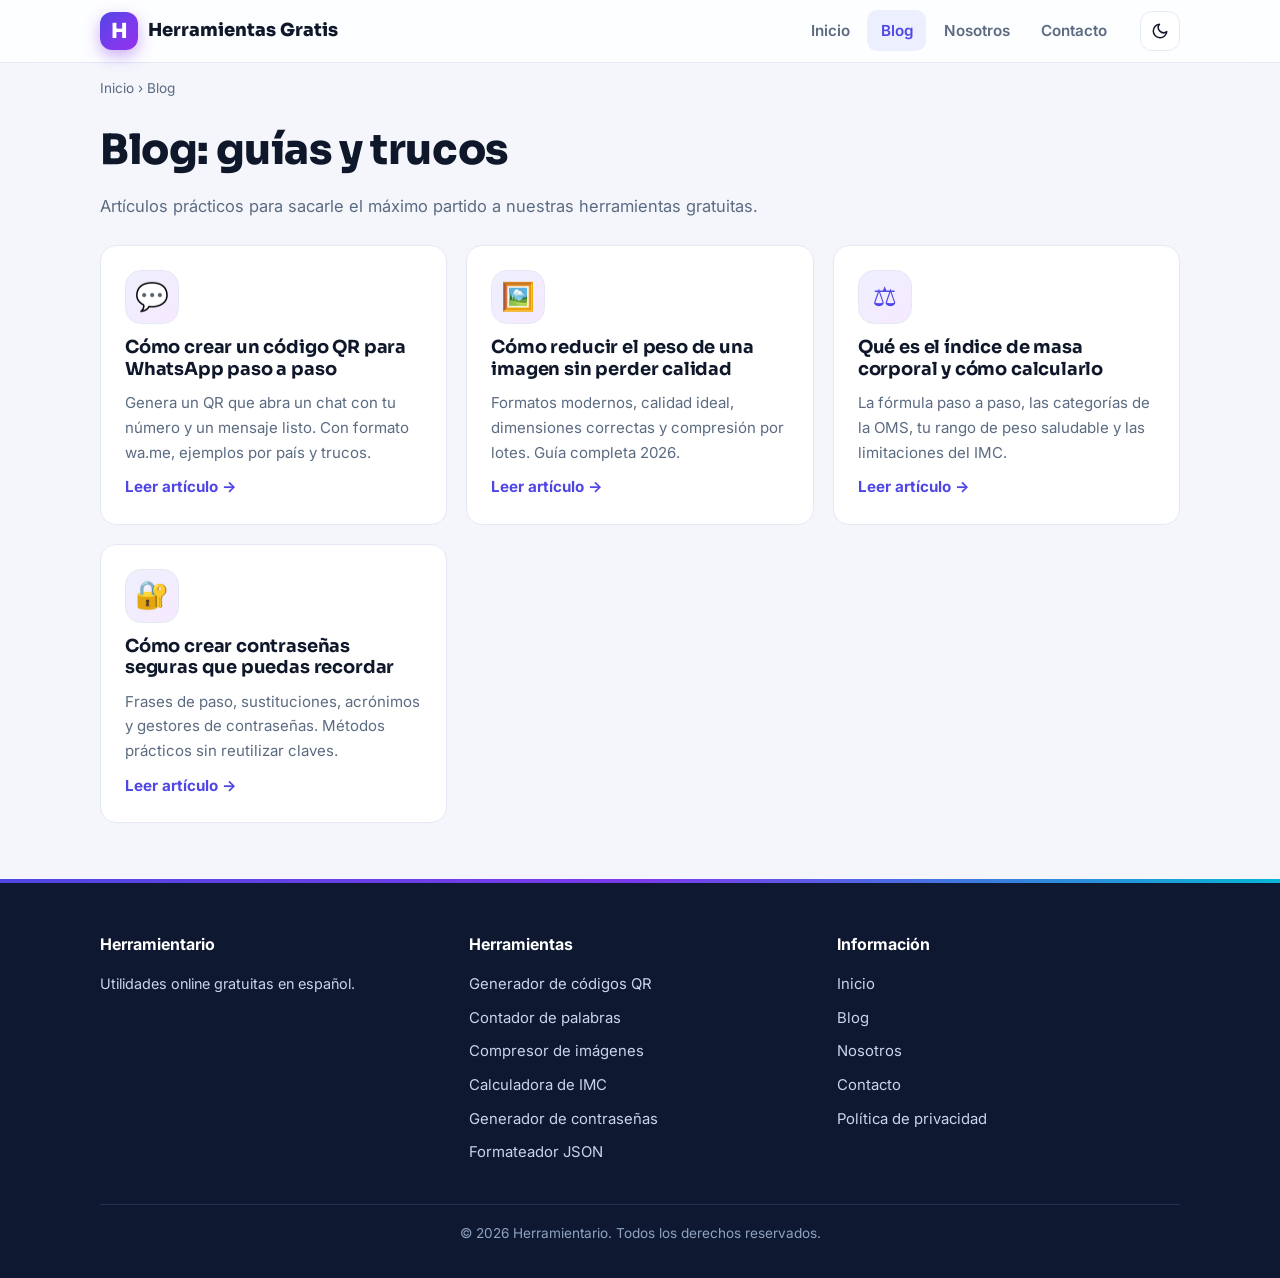
<file: index.html>
<!DOCTYPE html>
<html lang="es">
<head>
<meta charset="UTF-8">
<meta name="viewport" content="width=device-width, initial-scale=1.0">
<title>Blog: guías y trucos de herramientas online</title>
<meta name="description" content="Guías prácticas en español: cómo crear códigos QR para WhatsApp, comprimir imágenes sin perder calidad, calcular el IMC y crear contraseñas seguras.">
<link rel="canonical" href="https://herramientario.app/blog/">
<meta name="robots" content="index, follow">
<meta property="og:type" content="website">
<meta property="og:site_name" content="Herramientario">
<meta property="og:locale" content="es_ES">
<meta property="og:title" content="Blog: guías y trucos de herramientas online">
<meta property="og:description" content="Guías prácticas en español: cómo crear códigos QR para WhatsApp, comprimir imágenes sin perder calidad, calcular el IMC y crear contraseñas seguras.">
<meta property="og:url" content="https://herramientario.app/blog/">
<meta property="og:image" content="https://herramientario.app/og-cover.png">
<meta property="og:image:width" content="1200">
<meta property="og:image:height" content="630">
<meta name="twitter:card" content="summary_large_image">
<meta name="twitter:title" content="Blog: guías y trucos de herramientas online">
<meta name="twitter:description" content="Guías prácticas en español: cómo crear códigos QR para WhatsApp, comprimir imágenes sin perder calidad, calcular el IMC y crear contraseñas seguras.">
<meta name="twitter:image" content="https://herramientario.app/og-cover.png">
<link rel="preconnect" href="https://fonts.googleapis.com">
<link rel="preconnect" href="https://fonts.gstatic.com" crossorigin>
<link href="https://fonts.googleapis.com/css2?family=Inter:wght@400;500;600;700&family=Sora:wght@600;700;800&display=swap" rel="stylesheet">
<script>
/* Aplica el tema guardado antes del primer pintado (evita parpadeo) */
(function(){try{var t=localStorage.getItem("hg-theme");if(t==="dark"){document.documentElement.setAttribute("data-theme","dark");}}catch(e){}})();
</script>
<link rel="stylesheet" href="../assets/css/style.css">
<link rel="icon" href="/favicon.svg" type="image/svg+xml">
<link rel="apple-touch-icon" href="/favicon.svg">
<link rel="manifest" href="/site.webmanifest">
<meta name="theme-color" content="#4f46e5">
<script type="application/ld+json">
{
  "@context": "https://schema.org",
  "@type": "Blog",
  "@id": "https://herramientario.app/blog/#blog",
  "url": "https://herramientario.app/blog/",
  "name": "Blog de Herramientario",
  "description": "Guías prácticas en español sobre herramientas online gratuitas.",
  "inLanguage": "es",
  "publisher": {
    "@id": "https://herramientario.app/#organization"
  },
  "blogPost": [
    {
      "@type": "BlogPosting",
      "headline": "Cómo crear un código QR para WhatsApp paso a paso",
      "url": "https://herramientario.app/blog/como-crear-un-codigo-qr-para-whatsapp.html"
    },
    {
      "@type": "BlogPosting",
      "headline": "Cómo reducir el peso de una imagen sin perder calidad",
      "url": "https://herramientario.app/blog/como-reducir-el-peso-de-una-imagen-sin-perder-calidad.html"
    },
    {
      "@type": "BlogPosting",
      "headline": "Qué es el índice de masa corporal (IMC) y cómo calcularlo",
      "url": "https://herramientario.app/blog/que-es-el-indice-de-masa-corporal-y-como-calcularlo.html"
    },
    {
      "@type": "BlogPosting",
      "headline": "Cómo crear contraseñas seguras y fáciles de recordar",
      "url": "https://herramientario.app/blog/como-crear-contrasenas-seguras-que-puedas-recordar.html"
    }
  ]
}
</script>
</head>
<body>

<header class="site-header">
  <div class="wrap">
    <a class="brand" href="../index.html"><span class="brand-badge">H</span> Herramientas&nbsp;Gratis</a>
    <nav class="main-nav" id="mainNav">
      <a href="../index.html" class="always">Inicio</a>
      <a href="../blog/index.html" class="active">Blog</a>
      <a href="../nosotros.html">Nosotros</a>
      <a href="../contacto.html">Contacto</a>
    </nav>
    <div class="header-actions">
      <button class="theme-toggle" id="themeToggle" type="button" aria-label="Cambiar a modo oscuro" title="Cambiar tema">
        <svg class="icon-moon" width="18" height="18" viewBox="0 0 24 24" fill="none" stroke="currentColor" stroke-width="2" stroke-linecap="round" stroke-linejoin="round"><path d="M21 12.8A9 9 0 1 1 11.2 3a7 7 0 0 0 9.8 9.8z"/></svg>
        <svg class="icon-sun" width="18" height="18" viewBox="0 0 24 24" fill="none" stroke="currentColor" stroke-width="2" stroke-linecap="round" stroke-linejoin="round"><circle cx="12" cy="12" r="4"/><path d="M12 2v2m0 16v2M4.9 4.9l1.4 1.4m11.4 11.4 1.4 1.4M2 12h2m16 0h2M4.9 19.1l1.4-1.4M17.7 6.3l1.4-1.4"/></svg>
      </button>
      <button class="nav-toggle" id="navToggle" type="button" aria-label="Abrir menú" aria-expanded="false" aria-controls="mainNav">
        <span></span><span></span><span></span>
      </button>
    </div>
  </div>
</header>

<div class="wrap">
  <nav class="breadcrumbs" aria-label="Ruta de navegación">
    <a href="../index.html">Inicio</a> › <span>Blog</span>
  </nav>

  <!-- ADSENSE SLOT: LEADERBOARD (under header) — REPLACE WITH YOUR ADSENSE CODE -->
  <div class="ad-slot">
    <ins class="adsbygoogle" style="display:block" data-ad-format="auto" data-full-width-responsive="true"></ins>
  </div>
</div>

<main class="wrap">
  <h1>Blog: guías y trucos</h1>
  <p class="muted">Artículos prácticos para sacarle el máximo partido a nuestras herramientas gratuitas.</p>

  <div class="tool-grid">
    <a class="tool-card" href="como-crear-un-codigo-qr-para-whatsapp.html">
      <span class="emoji">💬</span>
      <h3>Cómo crear un código QR para WhatsApp paso a paso</h3>
      <p>Genera un QR que abra un chat con tu número y un mensaje listo. Con formato wa.me, ejemplos por país y trucos.</p>
      <span class="go">Leer artículo →</span>
    </a>
    <a class="tool-card" href="como-reducir-el-peso-de-una-imagen-sin-perder-calidad.html">
      <span class="emoji">🖼️</span>
      <h3>Cómo reducir el peso de una imagen sin perder calidad</h3>
      <p>Formatos modernos, calidad ideal, dimensiones correctas y compresión por lotes. Guía completa 2026.</p>
      <span class="go">Leer artículo →</span>
    </a>
    <a class="tool-card" href="que-es-el-indice-de-masa-corporal-y-como-calcularlo.html">
      <span class="emoji">⚖️</span>
      <h3>Qué es el índice de masa corporal y cómo calcularlo</h3>
      <p>La fórmula paso a paso, las categorías de la OMS, tu rango de peso saludable y las limitaciones del IMC.</p>
      <span class="go">Leer artículo →</span>
    </a>
    <a class="tool-card" href="como-crear-contrasenas-seguras-que-puedas-recordar.html">
      <span class="emoji">🔐</span>
      <h3>Cómo crear contraseñas seguras que puedas recordar</h3>
      <p>Frases de paso, sustituciones, acrónimos y gestores de contraseñas. Métodos prácticos sin reutilizar claves.</p>
      <span class="go">Leer artículo →</span>
    </a>
  </div>

  <!-- ADSENSE SLOT: FOOTER — REPLACE WITH YOUR ADSENSE CODE -->
  <div class="ad-slot">
    <ins class="adsbygoogle" style="display:block" data-ad-format="auto" data-full-width-responsive="true"></ins>
  </div>
</main>

<footer class="site-footer">
  <div class="wrap">
    <div class="footer-grid">
      <div><h4>Herramientario</h4><p style="font-size:.9rem">Utilidades online gratuitas en español.</p></div>
      <div><h4>Herramientas</h4><ul>
        <li><a href="../tools/generador-de-codigos-qr.html">Generador de códigos QR</a></li>
        <li><a href="../tools/contador-de-palabras.html">Contador de palabras</a></li>
        <li><a href="../tools/compresor-de-imagenes.html">Compresor de imágenes</a></li>
        <li><a href="../tools/calculadora-de-imc.html">Calculadora de IMC</a></li>
        <li><a href="../tools/generador-de-contrasenas.html">Generador de contraseñas</a></li>
        <li><a href="../tools/formateador-json.html">Formateador JSON</a></li>
      </ul></div>
      <div><h4>Información</h4><ul>
        <li><a href="../index.html">Inicio</a></li>
        <li><a href="../blog/index.html">Blog</a></li>
        <li><a href="../nosotros.html">Nosotros</a></li>
        <li><a href="../contacto.html">Contacto</a></li>
        <li><a href="../privacidad.html">Política de privacidad</a></li>
      </ul></div>
    </div>
    <p class="copyright">© <span data-year>2026</span> Herramientario. Todos los derechos reservados.</p>
  </div>
</footer>

<script src="../assets/js/main.js"></script>
</body>
</html>
</file>
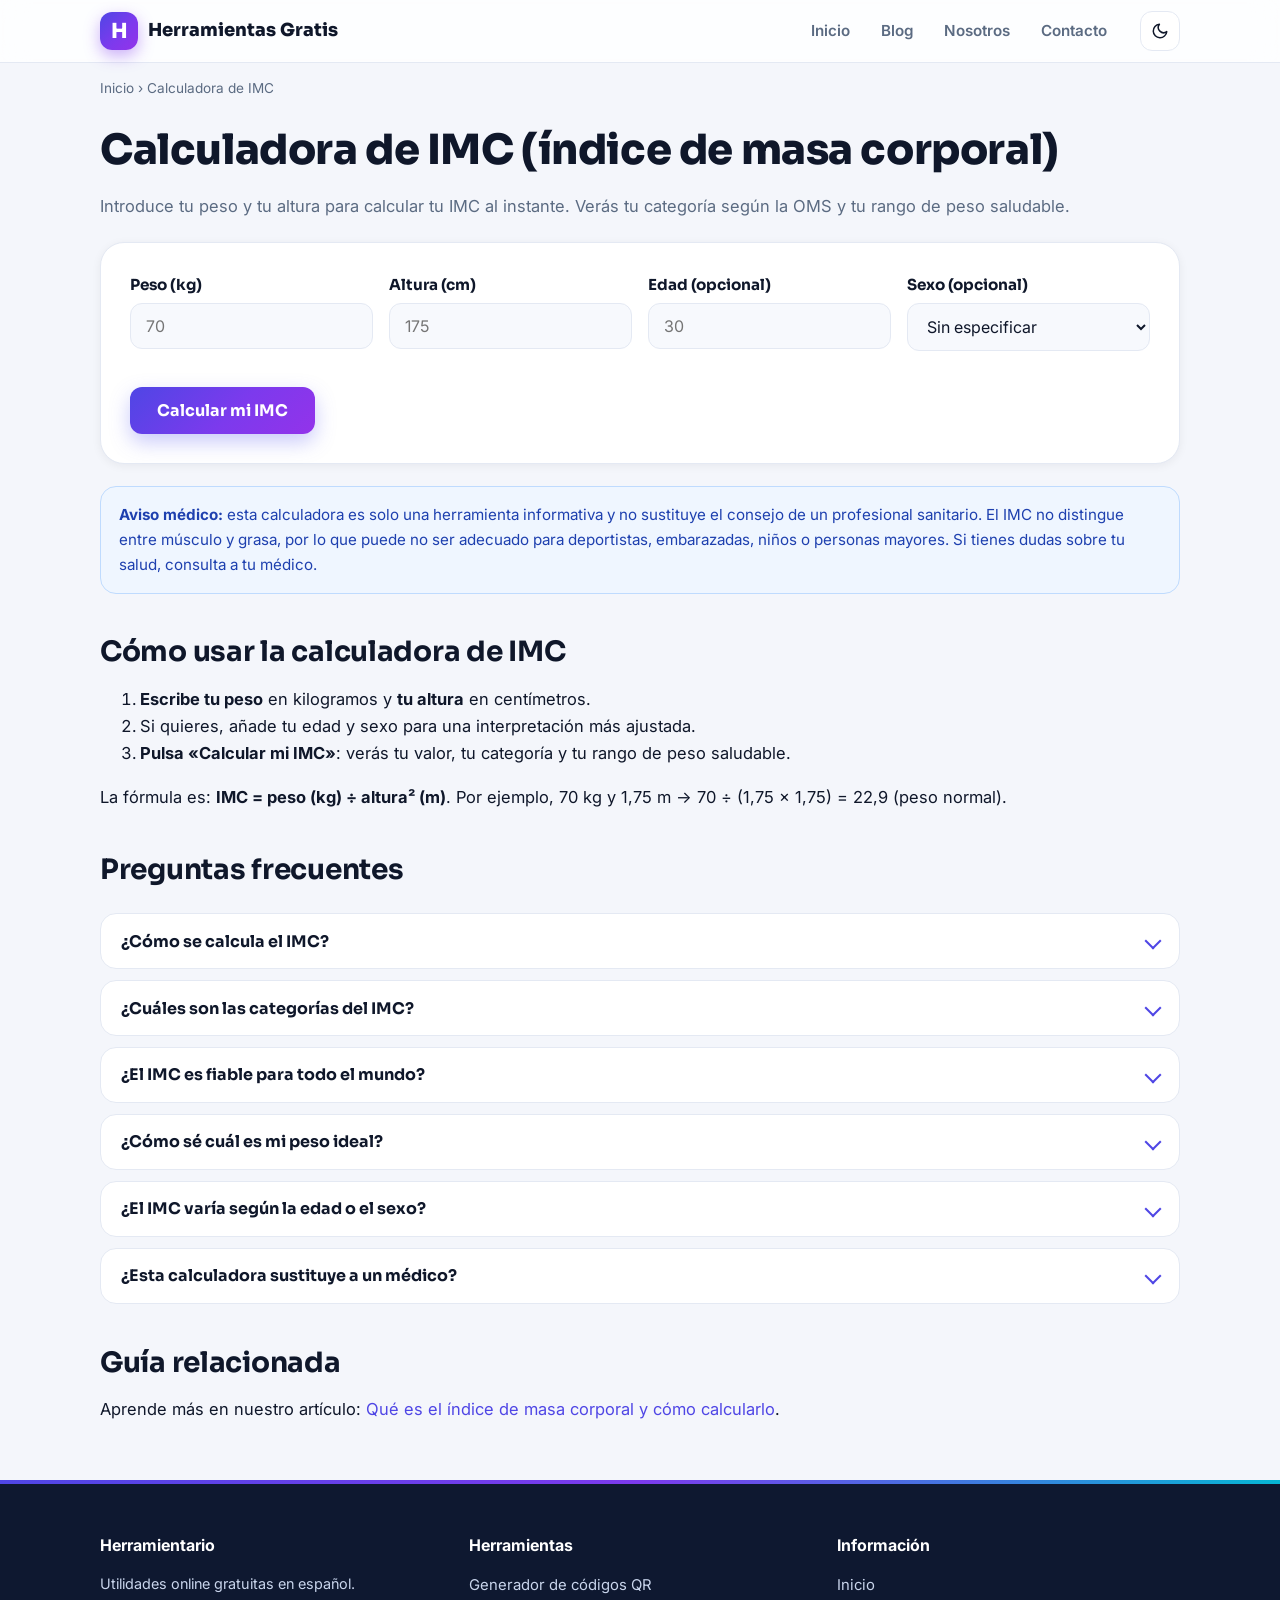
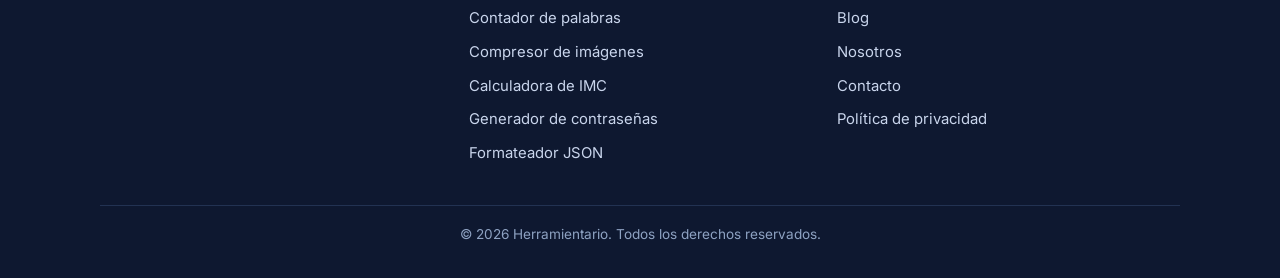
<file: calculadora-de-imc.html>
<!DOCTYPE html>
<html lang="es">
<head>
<meta charset="UTF-8">
<meta name="viewport" content="width=device-width, initial-scale=1.0">
<title>Calculadora de IMC gratis online</title>
<meta name="description" content="Calcula tu índice de masa corporal con tu peso y altura y descubre tu categoría y tu rango de peso saludable. Gratis y sin registro.">
<link rel="canonical" href="https://herramientario.app/tools/calculadora-de-imc.html">
<meta name="robots" content="index, follow">
<meta property="og:type" content="website">
<meta property="og:site_name" content="Herramientario">
<meta property="og:locale" content="es_ES">
<meta property="og:title" content="Calculadora de IMC gratis online">
<meta property="og:description" content="Calcula tu índice de masa corporal con tu peso y altura y descubre tu categoría y tu rango de peso saludable. Gratis y sin registro.">
<meta property="og:url" content="https://herramientario.app/tools/calculadora-de-imc.html">
<meta property="og:image" content="https://herramientario.app/og-cover.png">
<meta property="og:image:width" content="1200">
<meta property="og:image:height" content="630">
<meta name="twitter:card" content="summary_large_image">
<meta name="twitter:title" content="Calculadora de IMC gratis online">
<meta name="twitter:description" content="Calcula tu índice de masa corporal con tu peso y altura y descubre tu categoría y tu rango de peso saludable. Gratis y sin registro.">
<meta name="twitter:image" content="https://herramientario.app/og-cover.png">
<link rel="preconnect" href="https://fonts.googleapis.com">
<link rel="preconnect" href="https://fonts.gstatic.com" crossorigin>
<link href="https://fonts.googleapis.com/css2?family=Inter:wght@400;500;600;700&family=Sora:wght@600;700;800&display=swap" rel="stylesheet">
<script>
/* Aplica el tema guardado antes del primer pintado (evita parpadeo) */
(function(){try{var t=localStorage.getItem("hg-theme");if(t==="dark"){document.documentElement.setAttribute("data-theme","dark");}}catch(e){}})();
</script>
<link rel="stylesheet" href="../assets/css/style.css">
<link rel="icon" href="/favicon.svg" type="image/svg+xml">
<link rel="apple-touch-icon" href="/favicon.svg">
<link rel="manifest" href="/site.webmanifest">
<meta name="theme-color" content="#4f46e5">
<script type="application/ld+json">
{
  "@context": "https://schema.org",
  "@type": "FAQPage",
  "mainEntity": [
    {"@type": "Question", "name": "¿Cómo se calcula el IMC?", "acceptedAnswer": {"@type": "Answer", "text": "El IMC se calcula dividiendo el peso en kilogramos entre la altura en metros al cuadrado: IMC = peso (kg) / altura² (m). Por ejemplo, una persona de 70 kg y 1,75 m tiene un IMC de 70 / (1,75 × 1,75) = 22,9."}},
    {"@type": "Question", "name": "¿Cuáles son las categorías del IMC?", "acceptedAnswer": {"@type": "Answer", "text": "Según la OMS: menos de 18,5 es bajo peso; 18,5–24,9 es peso normal; 25–29,9 es sobrepeso; y 30 o más es obesidad (dividida en grados I, II y III)."}},
    {"@type": "Question", "name": "¿El IMC es fiable para todo el mundo?", "acceptedAnswer": {"@type": "Answer", "text": "No del todo. El IMC no distingue entre músculo y grasa, por lo que puede clasificar mal a deportistas musculosos, personas mayores con poca masa muscular, embarazadas y niños. Es una orientación, no un diagnóstico."}},
    {"@type": "Question", "name": "¿Cómo sé cuál es mi peso ideal?", "acceptedAnswer": {"@type": "Answer", "text": "Un rango de peso saludable corresponde a un IMC entre 18,5 y 24,9. Multiplica esos valores por tu altura al cuadrado para obtener el rango en kilos. Nuestra calculadora lo muestra automáticamente."}},
    {"@type": "Question", "name": "¿El IMC varía según la edad o el sexo?", "acceptedAnswer": {"@type": "Answer", "text": "La fórmula es la misma, pero la interpretación cambia: en niños y adolescentes se usan percentiles por edad y sexo, y en mayores de 65 años un IMC ligeramente más alto puede ser aceptable. Esta herramienta permite ajustar la edad."}},
    {"@type": "Question", "name": "¿Esta calculadora sustituye a un médico?", "acceptedAnswer": {"@type": "Answer", "text": "No. Es una herramienta informativa. Si tienes dudas sobre tu peso o tu salud, consulta a un profesional sanitario."}}
  ]
}
</script>
<script type="application/ld+json">
{
  "@context": "https://schema.org",
  "@type": "BreadcrumbList",
  "itemListElement": [
    {
      "@type": "ListItem",
      "position": 1,
      "name": "Inicio",
      "item": "https://herramientario.app/"
    },
    {
      "@type": "ListItem",
      "position": 2,
      "name": "Calculadora de IMC",
      "item": "https://herramientario.app/tools/calculadora-de-imc.html"
    }
  ]
}
</script>
</head>
<body>

<header class="site-header">
  <div class="wrap">
    <a class="brand" href="../index.html"><span class="brand-badge">H</span> Herramientas&nbsp;Gratis</a>
    <nav class="main-nav" id="mainNav">
      <a href="../index.html" class="always">Inicio</a>
      <a href="../blog/index.html">Blog</a>
      <a href="../nosotros.html">Nosotros</a>
      <a href="../contacto.html">Contacto</a>
    </nav>
    <div class="header-actions">
      <button class="theme-toggle" id="themeToggle" type="button" aria-label="Cambiar a modo oscuro" title="Cambiar tema">
        <svg class="icon-moon" width="18" height="18" viewBox="0 0 24 24" fill="none" stroke="currentColor" stroke-width="2" stroke-linecap="round" stroke-linejoin="round"><path d="M21 12.8A9 9 0 1 1 11.2 3a7 7 0 0 0 9.8 9.8z"/></svg>
        <svg class="icon-sun" width="18" height="18" viewBox="0 0 24 24" fill="none" stroke="currentColor" stroke-width="2" stroke-linecap="round" stroke-linejoin="round"><circle cx="12" cy="12" r="4"/><path d="M12 2v2m0 16v2M4.9 4.9l1.4 1.4m11.4 11.4 1.4 1.4M2 12h2m16 0h2M4.9 19.1l1.4-1.4M17.7 6.3l1.4-1.4"/></svg>
      </button>
      <button class="nav-toggle" id="navToggle" type="button" aria-label="Abrir menú" aria-expanded="false" aria-controls="mainNav">
        <span></span><span></span><span></span>
      </button>
    </div>
  </div>
</header>

<div class="wrap">
  <nav class="breadcrumbs" aria-label="Ruta de navegación">
    <a href="../index.html">Inicio</a> › <span>Calculadora de IMC</span>
  </nav>

  <!-- ADSENSE SLOT: LEADERBOARD (under header) — REPLACE WITH YOUR ADSENSE CODE -->
  <div class="ad-slot">
    <ins class="adsbygoogle" style="display:block" data-ad-format="auto" data-full-width-responsive="true"></ins>
  </div>
</div>

<main class="wrap">
  <h1>Calculadora de IMC (índice de masa corporal)</h1>
  <p class="muted">Introduce tu peso y tu altura para calcular tu IMC al instante. Verás tu categoría según la OMS y tu rango de peso saludable.</p>

  <div class="card">
    <div style="display:grid;grid-template-columns:repeat(auto-fit,minmax(160px,1fr));gap:1rem">
      <div class="field">
        <label for="imc-peso">Peso (kg)</label>
        <input type="number" id="imc-peso" min="20" max="300" step="0.1" placeholder="70" inputmode="decimal">
      </div>
      <div class="field">
        <label for="imc-altura">Altura (cm)</label>
        <input type="number" id="imc-altura" min="100" max="230" step="1" placeholder="175" inputmode="decimal">
      </div>
      <div class="field">
        <label for="imc-edad">Edad (opcional)</label>
        <input type="number" id="imc-edad" min="2" max="120" step="1" placeholder="30" inputmode="numeric">
      </div>
      <div class="field">
        <label for="imc-sexo">Sexo (opcional)</label>
        <select id="imc-sexo">
          <option value="">Sin especificar</option>
          <option value="mujer">Mujer</option>
          <option value="hombre">Hombre</option>
        </select>
      </div>
    </div>
    <div class="btn-row">
      <button class="btn" id="btn-imc">Calcular mi IMC</button>
    </div>

    <div id="imc-result" class="hidden">
      <div class="result-box center">
        <p class="muted" style="margin:.2rem 0">Tu índice de masa corporal es</p>
        <p style="font-size:3rem;font-weight:900;margin:.2rem 0" id="imc-value">–</p>
        <p><span class="pill" id="imc-cat">–</span></p>
        <p class="muted" id="imc-note" style="font-size:.9rem"></p>
      </div>
      <h3>Tu rango de peso saludable</h3>
      <p id="imc-range" class="muted"></p>
      <h3>Tabla de categorías (OMS)</h3>
      <table class="data">
        <thead><tr><th>IMC</th><th>Categoría</th></tr></thead>
        <tbody>
          <tr><td>Menos de 18,5</td><td>Bajo peso</td></tr>
          <tr><td>18,5 – 24,9</td><td>Peso normal</td></tr>
          <tr><td>25,0 – 29,9</td><td>Sobrepeso</td></tr>
          <tr><td>30,0 – 34,9</td><td>Obesidad grado I</td></tr>
          <tr><td>35,0 – 39,9</td><td>Obesidad grado II</td></tr>
          <tr><td>40 o más</td><td>Obesidad grado III</td></tr>
        </tbody>
      </table>
    </div>
  </div>

  <div class="alert info">
    <strong>Aviso médico:</strong> esta calculadora es solo una herramienta informativa y no sustituye el consejo de un profesional sanitario. El IMC no distingue entre músculo y grasa, por lo que puede no ser adecuado para deportistas, embarazadas, niños o personas mayores. Si tienes dudas sobre tu salud, consulta a tu médico.
  </div>

  <!-- ADSENSE SLOT: IN-ARTICLE — REPLACE WITH YOUR ADSENSE CODE -->
  <div class="ad-slot">
    <ins class="adsbygoogle" style="display:block" data-ad-format="auto" data-full-width-responsive="true"></ins>
  </div>

  <section>
    <h2>Cómo usar la calculadora de IMC</h2>
    <ol>
      <li><strong>Escribe tu peso</strong> en kilogramos y <strong>tu altura</strong> en centímetros.</li>
      <li>Si quieres, añade tu edad y sexo para una interpretación más ajustada.</li>
      <li><strong>Pulsa «Calcular mi IMC»</strong>: verás tu valor, tu categoría y tu rango de peso saludable.</li>
    </ol>
    <p>La fórmula es: <strong>IMC = peso (kg) ÷ altura² (m)</strong>. Por ejemplo, 70 kg y 1,75 m → 70 ÷ (1,75 × 1,75) = 22,9 (peso normal).</p>
  </section>

  <section>
    <h2>Preguntas frecuentes</h2>
    <div class="faq">
      <div class="faq-item"><button class="faq-q">¿Cómo se calcula el IMC?</button><div class="faq-a"><p>Dividiendo el peso en kilos entre la altura en metros al cuadrado. Ejemplo: 70 kg y 1,75 m → 70 ÷ (1,75 × 1,75) = 22,9.</p></div></div>
      <div class="faq-item"><button class="faq-q">¿Cuáles son las categorías del IMC?</button><div class="faq-a"><p>Menos de 18,5: bajo peso. 18,5–24,9: peso normal. 25–29,9: sobrepeso. 30 o más: obesidad (grados I, II y III).</p></div></div>
      <div class="faq-item"><button class="faq-q">¿El IMC es fiable para todo el mundo?</button><div class="faq-a"><p>No del todo: no distingue músculo de grasa, así que puede clasificar mal a deportistas musculosos, personas mayores, embarazadas y niños. Es una orientación, no un diagnóstico.</p></div></div>
      <div class="faq-item"><button class="faq-q">¿Cómo sé cuál es mi peso ideal?</button><div class="faq-a"><p>El rango saludable corresponde a un IMC entre 18,5 y 24,9. Multiplica esos valores por tu altura al cuadrado para obtener el rango en kilos; la calculadora lo hace por ti.</p></div></div>
      <div class="faq-item"><button class="faq-q">¿El IMC varía según la edad o el sexo?</button><div class="faq-a"><p>La fórmula es la misma, pero la interpretación cambia: en niños se usan percentiles por edad y sexo, y en mayores de 65 un IMC algo más alto puede ser aceptable.</p></div></div>
      <div class="faq-item"><button class="faq-q">¿Esta calculadora sustituye a un médico?</button><div class="faq-a"><p>No. Es informativa. Ante cualquier duda sobre tu peso o tu salud, consulta a un profesional sanitario.</p></div></div>
    </div>
  </section>

  <section>
    <h2>Guía relacionada</h2>
    <p>Aprende más en nuestro artículo: <a href="../blog/que-es-el-indice-de-masa-corporal-y-como-calcularlo.html">Qué es el índice de masa corporal y cómo calcularlo</a>.</p>
  </section>

  <!-- ADSENSE SLOT: FOOTER — REPLACE WITH YOUR ADSENSE CODE -->
  <div class="ad-slot">
    <ins class="adsbygoogle" style="display:block" data-ad-format="auto" data-full-width-responsive="true"></ins>
  </div>
</main>

<footer class="site-footer">
  <div class="wrap">
    <div class="footer-grid">
      <div><h4>Herramientario</h4><p style="font-size:.9rem">Utilidades online gratuitas en español.</p></div>
      <div><h4>Herramientas</h4><ul>
        <li><a href="generador-de-codigos-qr.html">Generador de códigos QR</a></li>
        <li><a href="contador-de-palabras.html">Contador de palabras</a></li>
        <li><a href="compresor-de-imagenes.html">Compresor de imágenes</a></li>
        <li><a href="calculadora-de-imc.html">Calculadora de IMC</a></li>
        <li><a href="generador-de-contrasenas.html">Generador de contraseñas</a></li>
        <li><a href="formateador-json.html">Formateador JSON</a></li>
      </ul></div>
      <div><h4>Información</h4><ul>
        <li><a href="../index.html">Inicio</a></li>
        <li><a href="../blog/index.html">Blog</a></li>
        <li><a href="../nosotros.html">Nosotros</a></li>
        <li><a href="../contacto.html">Contacto</a></li>
        <li><a href="../privacidad.html">Política de privacidad</a></li>
      </ul></div>
    </div>
    <p class="copyright">© <span data-year>2026</span> Herramientario. Todos los derechos reservados.</p>
  </div>
</footer>

<script src="../assets/js/main.js"></script>
<script>
(function(){
  "use strict";
  function cat(imc){
    if(imc < 18.5) return "Bajo peso";
    if(imc < 25) return "Peso normal";
    if(imc < 30) return "Sobrepeso";
    if(imc < 35) return "Obesidad grado I";
    if(imc < 40) return "Obesidad grado II";
    return "Obesidad grado III";
  }
  document.getElementById("btn-imc").addEventListener("click", function(){
    var peso = parseFloat((document.getElementById("imc-peso").value || "").replace(",", "."));
    var alturaCm = parseFloat((document.getElementById("imc-altura").value || "").replace(",", "."));
    var edad = parseInt(document.getElementById("imc-edad").value, 10);
    var sexo = document.getElementById("imc-sexo").value;
    if(!(peso > 0) || !(alturaCm > 0)){ flash("Introduce un peso y una altura válidos."); return; }
    if(peso < 20 || peso > 300 || alturaCm < 100 || alturaCm > 230){ flash("Revisa los valores: parecen fuera de rango."); return; }
    var h = alturaCm / 100;
    var imc = peso / (h * h);
    var imcStr = imc.toFixed(1).replace(".", ",");
    var categoria = cat(imc);
    document.getElementById("imc-value").textContent = imcStr;
    document.getElementById("imc-cat").textContent = categoria;
    var min = (18.5 * h * h), max = (24.9 * h * h);
    document.getElementById("imc-range").innerHTML =
      "Para tu altura (" + Math.round(alturaCm) + " cm), un peso saludable estaría entre <strong>" +
      min.toFixed(1).replace(".", ",") + " kg</strong> y <strong>" + max.toFixed(1).replace(".", ",") + " kg</strong>.";
    var note = "";
    if(edad && edad < 18){
      note = "En menores de 18 años el IMC se interpreta con percentiles por edad y sexo, no con las categorías de adultos. Consulta a tu pediatra.";
    } else if(edad && edad >= 65){
      note = "En personas mayores de 65 años, un IMC entre 23 y 28 suele considerarse aceptable. Esta es solo una orientación.";
    } else if(sexo === "mujer" || sexo === "hombre"){
      note = "Recuerda: el IMC no distingue entre músculo y grasa, así que tómalo como una orientación general.";
    } else {
      note = "Recuerda: el IMC es una orientación general y no tiene en cuenta tu composición corporal.";
    }
    document.getElementById("imc-note").textContent = note;
    document.getElementById("imc-result").classList.remove("hidden");
    document.getElementById("imc-result").scrollIntoView({behavior:"smooth", block:"center"});
  });
})();
</script>
</body>
</html>
</file>
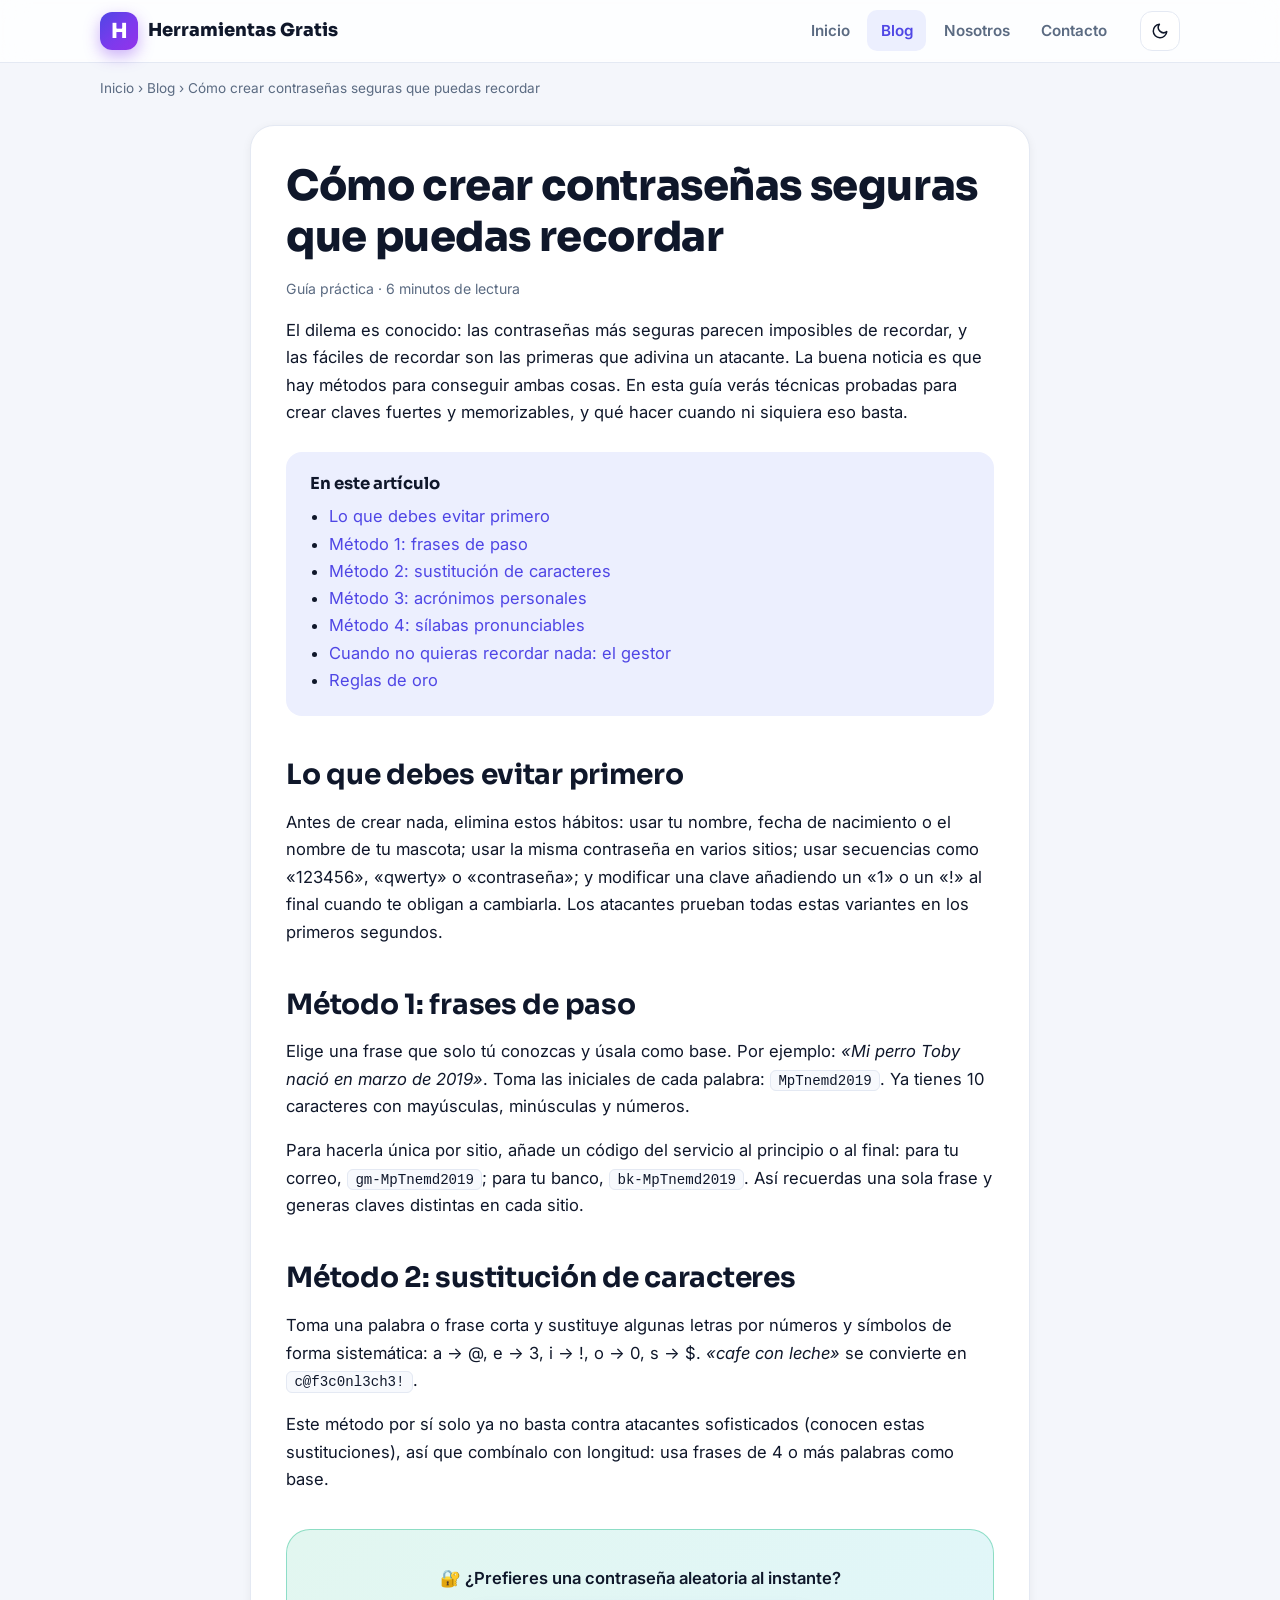
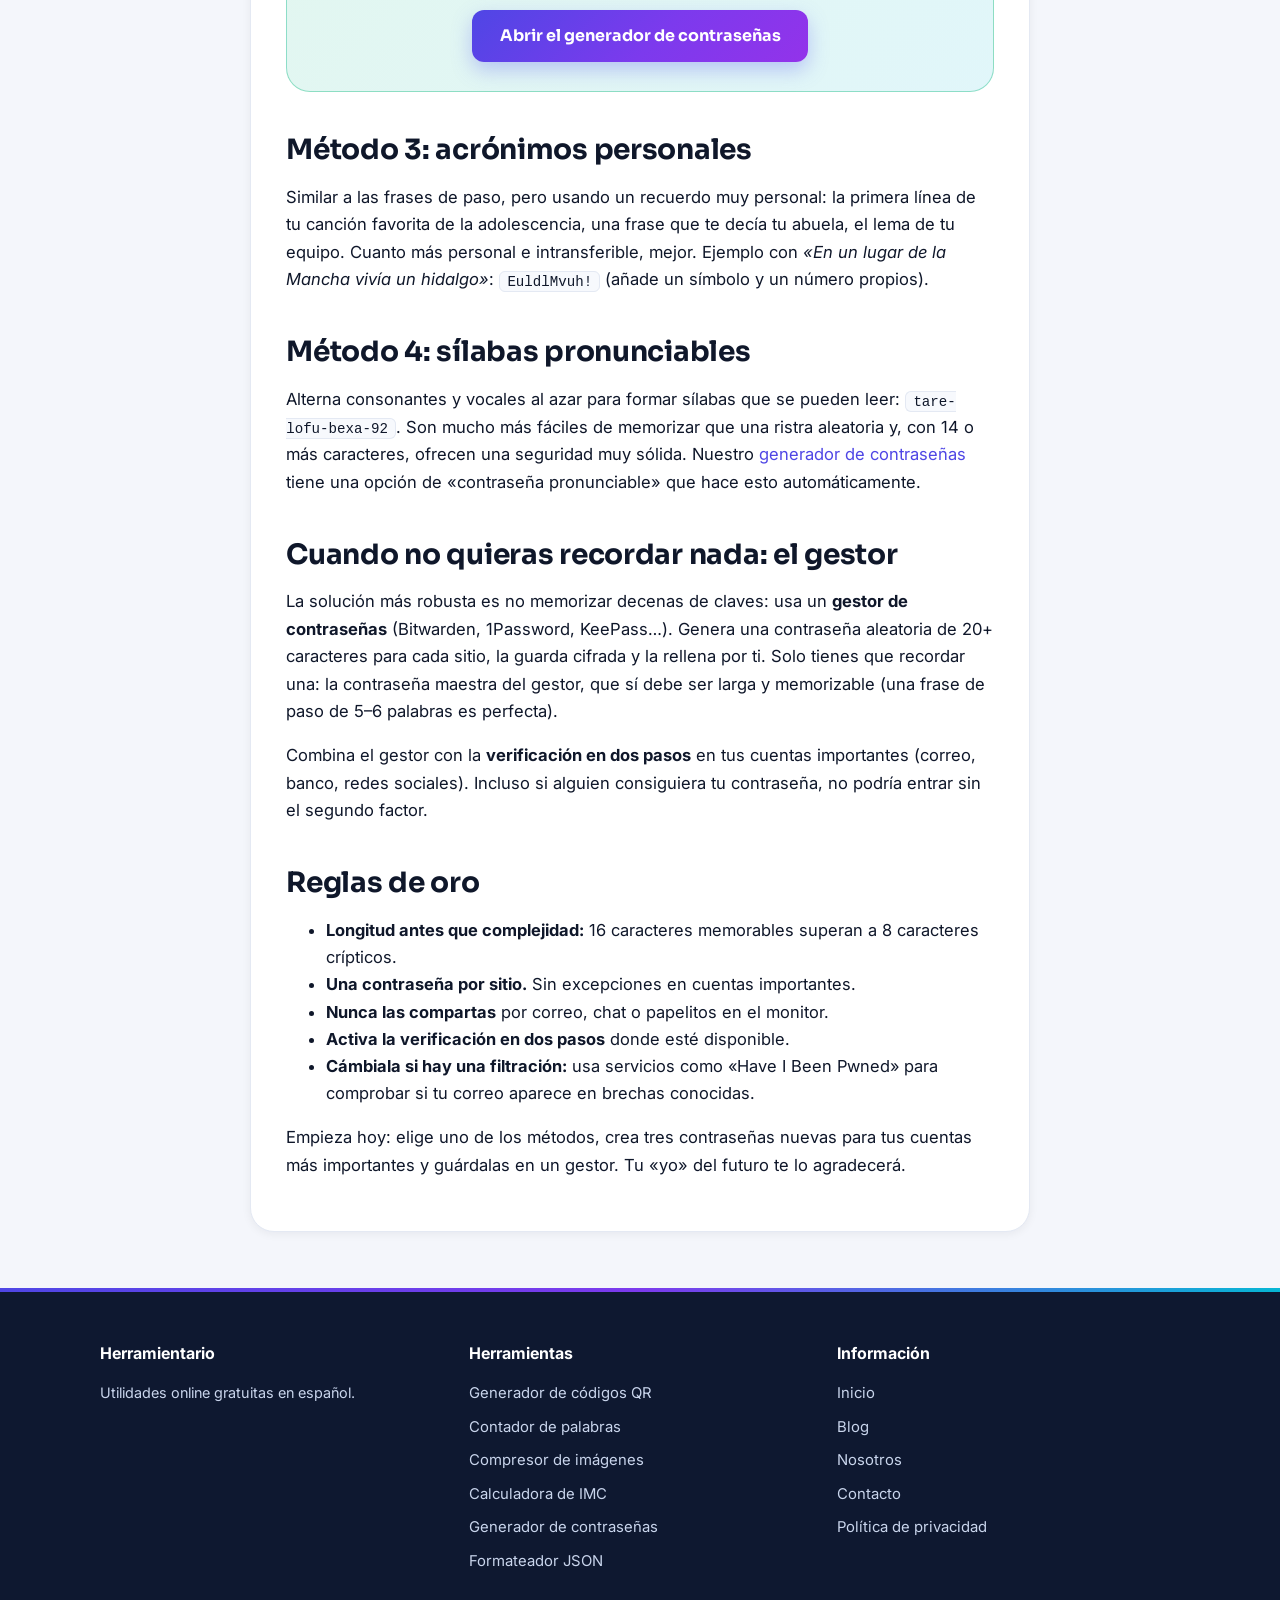
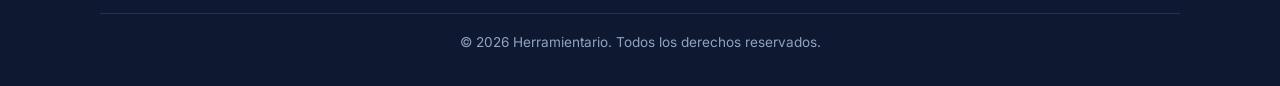
<file: como-crear-contrasenas-seguras-que-puedas-recordar.html>
<!DOCTYPE html>
<html lang="es">
<head>
<meta charset="UTF-8">
<meta name="viewport" content="width=device-width, initial-scale=1.0">
<title>Cómo crear contraseñas seguras y fáciles de recordar</title>
<meta name="description" content="Métodos prácticos para crear contraseñas seguras y fáciles de recordar: frases de paso, sustituciones, acrónimos y gestores. Sin reutilizar claves.">
<link rel="canonical" href="https://herramientario.app/blog/como-crear-contrasenas-seguras-que-puedas-recordar.html">
<meta name="robots" content="index, follow">
<meta property="og:type" content="article">
<meta property="og:site_name" content="Herramientario">
<meta property="og:locale" content="es_ES">
<meta property="og:title" content="Cómo crear contraseñas seguras y fáciles de recordar">
<meta property="og:description" content="Métodos prácticos para crear contraseñas seguras y fáciles de recordar: frases de paso, sustituciones, acrónimos y gestores. Sin reutilizar claves.">
<meta property="og:url" content="https://herramientario.app/blog/como-crear-contrasenas-seguras-que-puedas-recordar.html">
<meta property="og:image" content="https://herramientario.app/og-cover.png">
<meta property="og:image:width" content="1200">
<meta property="og:image:height" content="630">
<meta name="twitter:card" content="summary_large_image">
<meta name="twitter:title" content="Cómo crear contraseñas seguras y fáciles de recordar">
<meta name="twitter:description" content="Métodos prácticos para crear contraseñas seguras y fáciles de recordar: frases de paso, sustituciones, acrónimos y gestores. Sin reutilizar claves.">
<meta name="twitter:image" content="https://herramientario.app/og-cover.png">
<link rel="preconnect" href="https://fonts.googleapis.com">
<link rel="preconnect" href="https://fonts.gstatic.com" crossorigin>
<link href="https://fonts.googleapis.com/css2?family=Inter:wght@400;500;600;700&family=Sora:wght@600;700;800&display=swap" rel="stylesheet">
<script>
/* Aplica el tema guardado antes del primer pintado (evita parpadeo) */
(function(){try{var t=localStorage.getItem("hg-theme");if(t==="dark"){document.documentElement.setAttribute("data-theme","dark");}}catch(e){}})();
</script>
<link rel="stylesheet" href="../assets/css/style.css">
<link rel="icon" href="/favicon.svg" type="image/svg+xml">
<link rel="apple-touch-icon" href="/favicon.svg">
<link rel="manifest" href="/site.webmanifest">
<meta name="theme-color" content="#4f46e5">
<script type="application/ld+json">
{
  "@context": "https://schema.org",
  "@graph": [
    {
      "@type": "BlogPosting",
      "headline": "Cómo crear contraseñas seguras y fáciles de recordar",
      "description": "Métodos prácticos para crear contraseñas seguras y fáciles de recordar: frases de paso, sustituciones, acrónimos y gestores. Sin reutilizar claves.",
      "image": "https://herramientario.app/og-cover.png",
      "author": {
        "@type": "Organization",
        "name": "Herramientario",
        "url": "https://herramientario.app/"
      },
      "publisher": {
        "@type": "Organization",
        "@id": "https://herramientario.app/#organization",
        "name": "Herramientario",
        "url": "https://herramientario.app/",
        "logo": "https://herramientario.app/favicon.svg"
      },
      "datePublished": "2026-10-10",
      "dateModified": "2026-10-10",
      "mainEntityOfPage": {
        "@type": "WebPage",
        "@id": "https://herramientario.app/blog/como-crear-contrasenas-seguras-que-puedas-recordar.html"
      },
      "inLanguage": "es"
    },
    {
      "@context": "https://schema.org",
      "@type": "BreadcrumbList",
      "itemListElement": [
        {
          "@type": "ListItem",
          "position": 1,
          "name": "Inicio",
          "item": "https://herramientario.app/"
        },
        {
          "@type": "ListItem",
          "position": 2,
          "name": "Blog",
          "item": "https://herramientario.app/blog/"
        },
        {
          "@type": "ListItem",
          "position": 3,
          "name": "Cómo crear contraseñas seguras y fáciles de recordar",
          "item": "https://herramientario.app/blog/como-crear-contrasenas-seguras-que-puedas-recordar.html"
        }
      ]
    }
  ]
}
</script>
</head>
<body>

<header class="site-header">
  <div class="wrap">
    <a class="brand" href="../index.html"><span class="brand-badge">H</span> Herramientas&nbsp;Gratis</a>
    <nav class="main-nav" id="mainNav">
      <a href="../index.html" class="always">Inicio</a>
      <a href="../blog/index.html" class="active">Blog</a>
      <a href="../nosotros.html">Nosotros</a>
      <a href="../contacto.html">Contacto</a>
    </nav>
    <div class="header-actions">
      <button class="theme-toggle" id="themeToggle" type="button" aria-label="Cambiar a modo oscuro" title="Cambiar tema">
        <svg class="icon-moon" width="18" height="18" viewBox="0 0 24 24" fill="none" stroke="currentColor" stroke-width="2" stroke-linecap="round" stroke-linejoin="round"><path d="M21 12.8A9 9 0 1 1 11.2 3a7 7 0 0 0 9.8 9.8z"/></svg>
        <svg class="icon-sun" width="18" height="18" viewBox="0 0 24 24" fill="none" stroke="currentColor" stroke-width="2" stroke-linecap="round" stroke-linejoin="round"><circle cx="12" cy="12" r="4"/><path d="M12 2v2m0 16v2M4.9 4.9l1.4 1.4m11.4 11.4 1.4 1.4M2 12h2m16 0h2M4.9 19.1l1.4-1.4M17.7 6.3l1.4-1.4"/></svg>
      </button>
      <button class="nav-toggle" id="navToggle" type="button" aria-label="Abrir menú" aria-expanded="false" aria-controls="mainNav">
        <span></span><span></span><span></span>
      </button>
    </div>
  </div>
</header>

<div class="wrap">
  <nav class="breadcrumbs" aria-label="Ruta de navegación">
    <a href="../index.html">Inicio</a> › <a href="../blog/index.html">Blog</a> › <span>Cómo crear contraseñas seguras que puedas recordar</span>
  </nav>

  <!-- ADSENSE SLOT: LEADERBOARD (under header) — REPLACE WITH YOUR ADSENSE CODE -->
  <div class="ad-slot">
    <ins class="adsbygoogle" style="display:block" data-ad-format="auto" data-full-width-responsive="true"></ins>
  </div>
</div>

<main class="wrap">
  <article class="article">
    <h1>Cómo crear contraseñas seguras que puedas recordar</h1>
    <p class="meta">Guía práctica · 6 minutos de lectura</p>

    <p>El dilema es conocido: las contraseñas más seguras parecen imposibles de recordar, y las fáciles de recordar son las primeras que adivina un atacante. La buena noticia es que hay métodos para conseguir ambas cosas. En esta guía verás técnicas probadas para crear claves fuertes y memorizables, y qué hacer cuando ni siquiera eso basta.</p>

    <div class="toc">
      <b>En este artículo</b>
      <ul>
        <li><a href="#que-evitar">Lo que debes evitar primero</a></li>
        <li><a href="#frases">Método 1: frases de paso</a></li>
        <li><a href="#sustitucion">Método 2: sustitución de caracteres</a></li>
        <li><a href="#acronimo">Método 3: acrónimos personales</a></li>
        <li><a href="#pronunciables">Método 4: sílabas pronunciables</a></li>
        <li><a href="#gestor">Cuando no quieras recordar nada: el gestor</a></li>
        <li><a href="#reglas">Reglas de oro</a></li>
      </ul>
    </div>

    <h2 id="que-evitar">Lo que debes evitar primero</h2>
    <p>Antes de crear nada, elimina estos hábitos: usar tu nombre, fecha de nacimiento o el nombre de tu mascota; usar la misma contraseña en varios sitios; usar secuencias como «123456», «qwerty» o «contraseña»; y modificar una clave añadiendo un «1» o un «!» al final cuando te obligan a cambiarla. Los atacantes prueban todas estas variantes en los primeros segundos.</p>

    <h2 id="frases">Método 1: frases de paso</h2>
    <p>Elige una frase que solo tú conozcas y úsala como base. Por ejemplo: <em>«Mi perro Toby nació en marzo de 2019»</em>. Toma las iniciales de cada palabra: <kbd>MpTnemd2019</kbd>. Ya tienes 10 caracteres con mayúsculas, minúsculas y números.</p>
    <p>Para hacerla única por sitio, añade un código del servicio al principio o al final: para tu correo, <kbd>gm-MpTnemd2019</kbd>; para tu banco, <kbd>bk-MpTnemd2019</kbd>. Así recuerdas una sola frase y generas claves distintas en cada sitio.</p>

    <h2 id="sustitucion">Método 2: sustitución de caracteres</h2>
    <p>Toma una palabra o frase corta y sustituye algunas letras por números y símbolos de forma sistemática: a → @, e → 3, i → !, o → 0, s → $. <em>«cafe con leche»</em> se convierte en <kbd>c@f3c0nl3ch3!</kbd>.</p>
    <p>Este método por sí solo ya no basta contra atacantes sofisticados (conocen estas sustituciones), así que combínalo con longitud: usa frases de 4 o más palabras como base.</p>

    <div class="article-cta">
      <p>🔐 ¿Prefieres una contraseña aleatoria al instante?</p>
      <a class="btn" href="../tools/generador-de-contrasenas.html">Abrir el generador de contraseñas</a>
    </div>

    <h2 id="acronimo">Método 3: acrónimos personales</h2>
    <p>Similar a las frases de paso, pero usando un recuerdo muy personal: la primera línea de tu canción favorita de la adolescencia, una frase que te decía tu abuela, el lema de tu equipo. Cuanto más personal e intransferible, mejor. Ejemplo con <em>«En un lugar de la Mancha vivía un hidalgo»</em>: <kbd>EuldlMvuh!</kbd> (añade un símbolo y un número propios).</p>

    <h2 id="pronunciables">Método 4: sílabas pronunciables</h2>
    <p>Alterna consonantes y vocales al azar para formar sílabas que se pueden leer: <kbd>tare-lofu-bexa-92</kbd>. Son mucho más fáciles de memorizar que una ristra aleatoria y, con 14 o más caracteres, ofrecen una seguridad muy sólida. Nuestro <a href="../tools/generador-de-contrasenas.html">generador de contraseñas</a> tiene una opción de «contraseña pronunciable» que hace esto automáticamente.</p>

    <!-- ADSENSE SLOT: IN-ARTICLE — REPLACE WITH YOUR ADSENSE CODE -->
    <div class="ad-slot">
      <ins class="adsbygoogle" style="display:block" data-ad-format="auto" data-full-width-responsive="true"></ins>
    </div>

    <h2 id="gestor">Cuando no quieras recordar nada: el gestor</h2>
    <p>La solución más robusta es no memorizar decenas de claves: usa un <strong>gestor de contraseñas</strong> (Bitwarden, 1Password, KeePass…). Genera una contraseña aleatoria de 20+ caracteres para cada sitio, la guarda cifrada y la rellena por ti. Solo tienes que recordar una: la contraseña maestra del gestor, que sí debe ser larga y memorizable (una frase de paso de 5–6 palabras es perfecta).</p>
    <p>Combina el gestor con la <strong>verificación en dos pasos</strong> en tus cuentas importantes (correo, banco, redes sociales). Incluso si alguien consiguiera tu contraseña, no podría entrar sin el segundo factor.</p>

    <h2 id="reglas">Reglas de oro</h2>
    <ul>
      <li><strong>Longitud antes que complejidad:</strong> 16 caracteres memorables superan a 8 caracteres crípticos.</li>
      <li><strong>Una contraseña por sitio.</strong> Sin excepciones en cuentas importantes.</li>
      <li><strong>Nunca las compartas</strong> por correo, chat o papelitos en el monitor.</li>
      <li><strong>Activa la verificación en dos pasos</strong> donde esté disponible.</li>
      <li><strong>Cámbiala si hay una filtración:</strong> usa servicios como «Have I Been Pwned» para comprobar si tu correo aparece en brechas conocidas.</li>
    </ul>
    <p>Empieza hoy: elige uno de los métodos, crea tres contraseñas nuevas para tus cuentas más importantes y guárdalas en un gestor. Tu «yo» del futuro te lo agradecerá.</p>
  </article>

  <!-- ADSENSE SLOT: FOOTER — REPLACE WITH YOUR ADSENSE CODE -->
  <div class="ad-slot" style="max-width:760px;margin-left:auto;margin-right:auto">
    <ins class="adsbygoogle" style="display:block" data-ad-format="auto" data-full-width-responsive="true"></ins>
  </div>
</main>

<footer class="site-footer">
  <div class="wrap">
    <div class="footer-grid">
      <div><h4>Herramientario</h4><p style="font-size:.9rem">Utilidades online gratuitas en español.</p></div>
      <div><h4>Herramientas</h4><ul>
        <li><a href="../tools/generador-de-codigos-qr.html">Generador de códigos QR</a></li>
        <li><a href="../tools/contador-de-palabras.html">Contador de palabras</a></li>
        <li><a href="../tools/compresor-de-imagenes.html">Compresor de imágenes</a></li>
        <li><a href="../tools/calculadora-de-imc.html">Calculadora de IMC</a></li>
        <li><a href="../tools/generador-de-contrasenas.html">Generador de contraseñas</a></li>
        <li><a href="../tools/formateador-json.html">Formateador JSON</a></li>
      </ul></div>
      <div><h4>Información</h4><ul>
        <li><a href="../index.html">Inicio</a></li>
        <li><a href="../blog/index.html">Blog</a></li>
        <li><a href="../nosotros.html">Nosotros</a></li>
        <li><a href="../contacto.html">Contacto</a></li>
        <li><a href="../privacidad.html">Política de privacidad</a></li>
      </ul></div>
    </div>
    <p class="copyright">© <span data-year>2026</span> Herramientario. Todos los derechos reservados.</p>
  </div>
</footer>

<script src="../assets/js/main.js"></script>
</body>
</html>
</file>
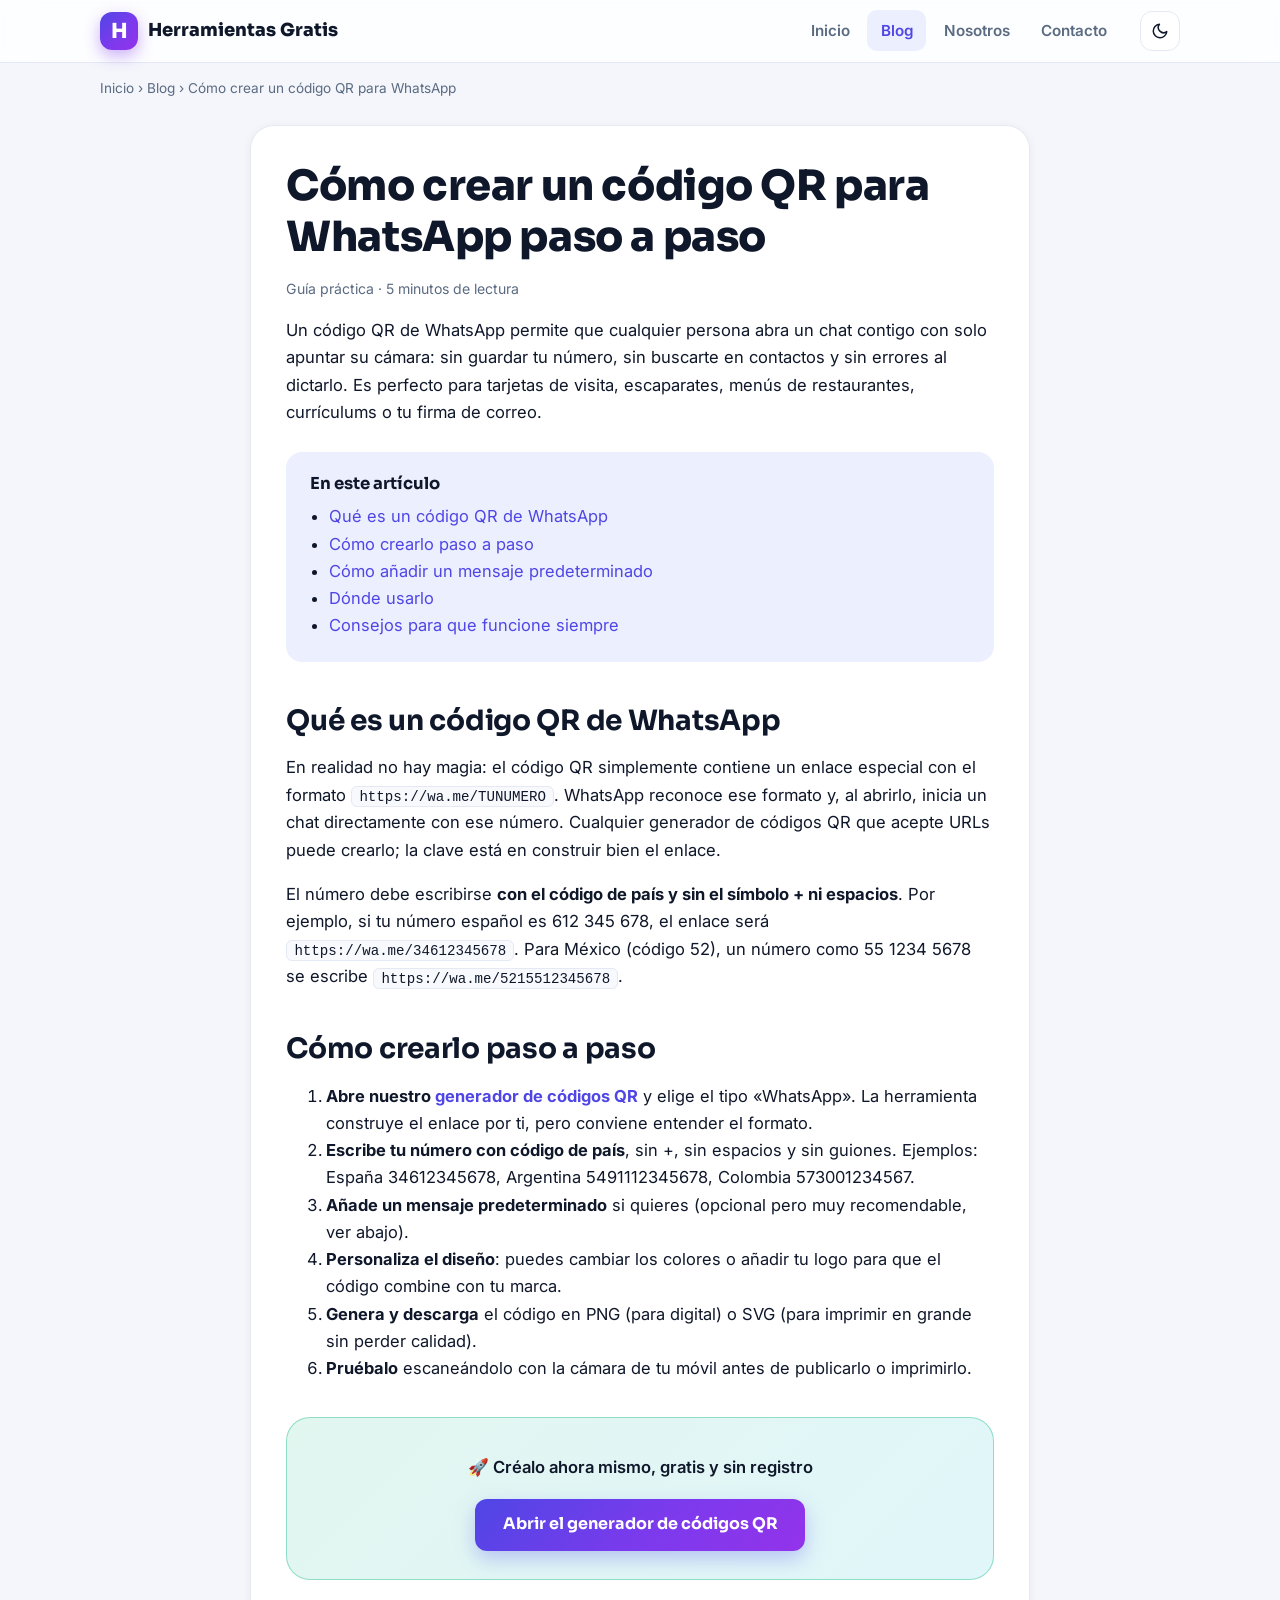
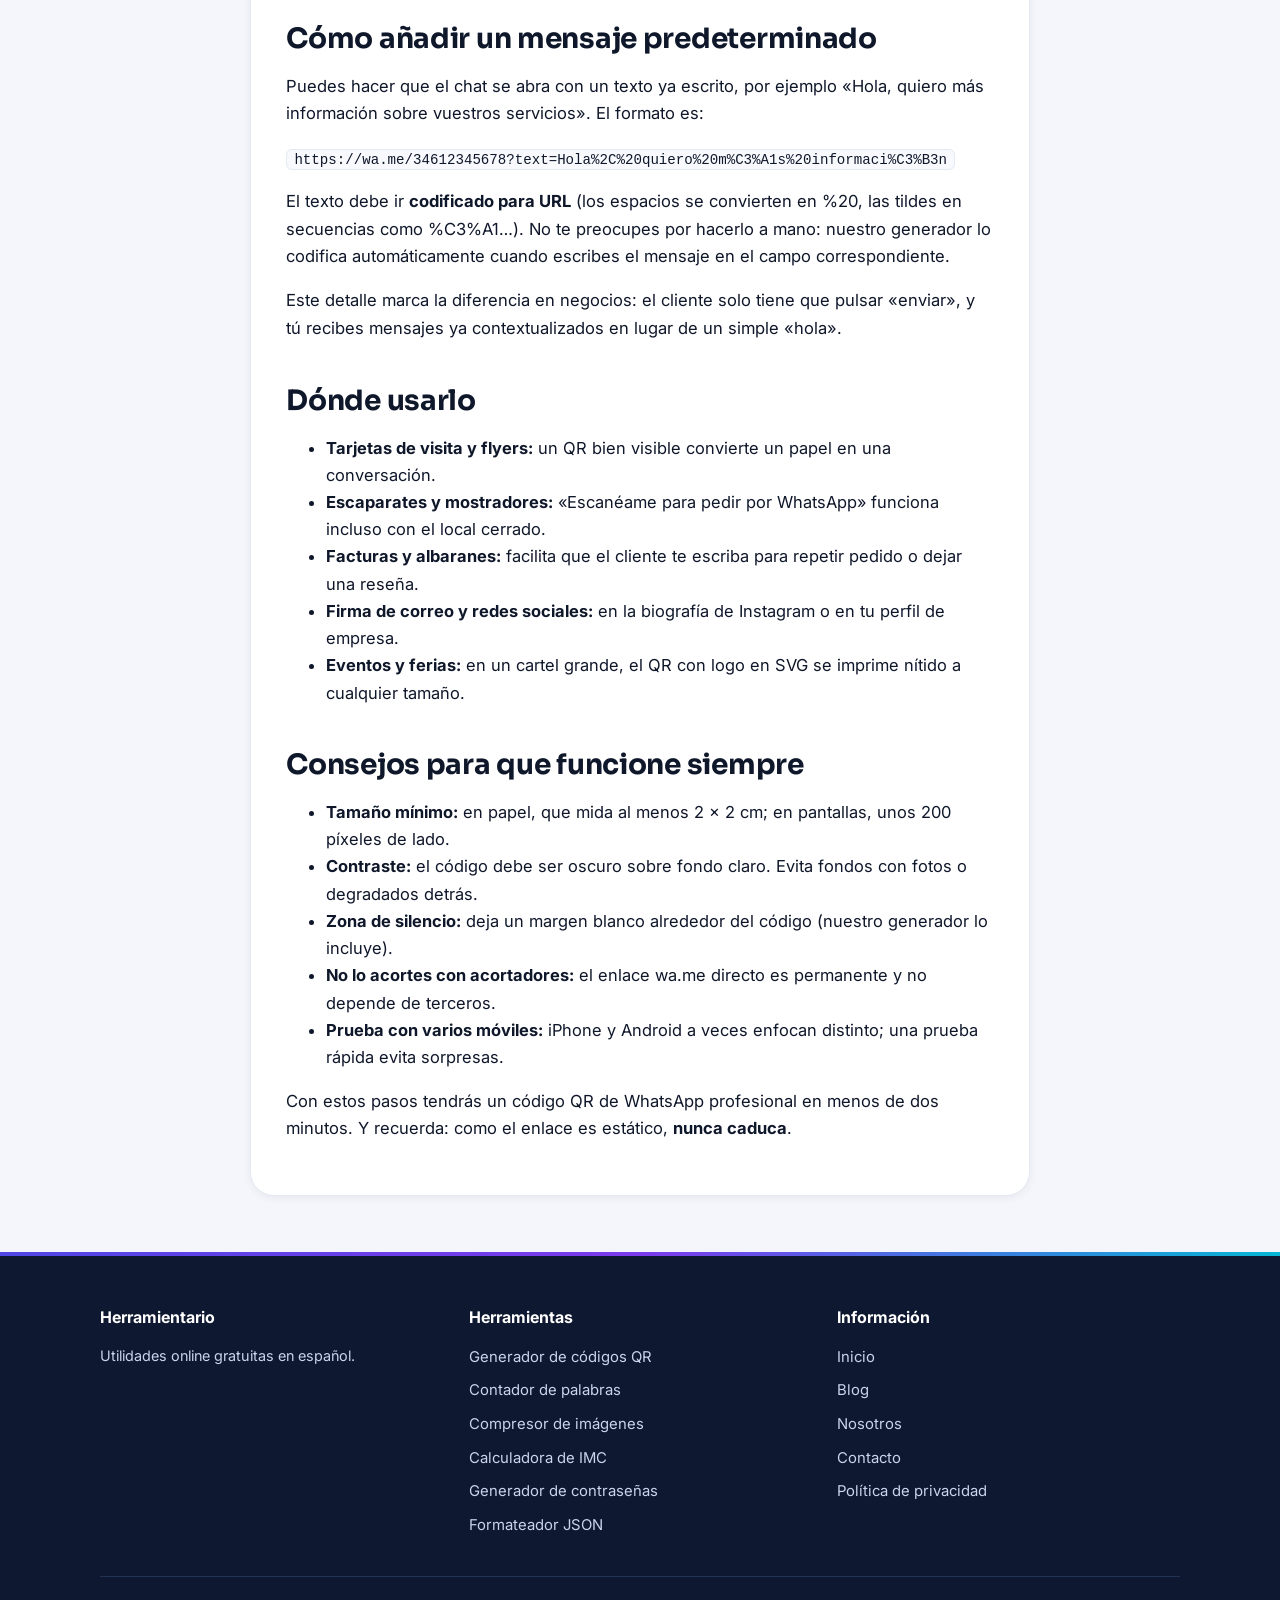
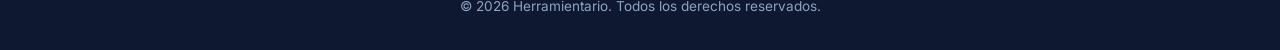
<file: como-crear-un-codigo-qr-para-whatsapp.html>
<!DOCTYPE html>
<html lang="es">
<head>
<meta charset="UTF-8">
<meta name="viewport" content="width=device-width, initial-scale=1.0">
<title>Cómo crear un código QR para WhatsApp paso a paso (gratis)</title>
<meta name="description" content="Aprende a crear un código QR para WhatsApp gratis: que al escanearlo abra un chat con tu número y un mensaje listo. Guía paso a paso con ejemplos y trucos.">
<link rel="canonical" href="https://herramientario.app/blog/como-crear-un-codigo-qr-para-whatsapp.html">
<meta name="robots" content="index, follow">
<meta property="og:type" content="article">
<meta property="og:site_name" content="Herramientario">
<meta property="og:locale" content="es_ES">
<meta property="og:title" content="Cómo crear un código QR para WhatsApp paso a paso (gratis)">
<meta property="og:description" content="Aprende a crear un código QR para WhatsApp gratis: que al escanearlo abra un chat con tu número y un mensaje listo. Guía paso a paso con ejemplos y trucos.">
<meta property="og:url" content="https://herramientario.app/blog/como-crear-un-codigo-qr-para-whatsapp.html">
<meta property="og:image" content="https://herramientario.app/og-cover.png">
<meta property="og:image:width" content="1200">
<meta property="og:image:height" content="630">
<meta name="twitter:card" content="summary_large_image">
<meta name="twitter:title" content="Cómo crear un código QR para WhatsApp paso a paso (gratis)">
<meta name="twitter:description" content="Aprende a crear un código QR para WhatsApp gratis: que al escanearlo abra un chat con tu número y un mensaje listo. Guía paso a paso con ejemplos y trucos.">
<meta name="twitter:image" content="https://herramientario.app/og-cover.png">
<link rel="preconnect" href="https://fonts.googleapis.com">
<link rel="preconnect" href="https://fonts.gstatic.com" crossorigin>
<link href="https://fonts.googleapis.com/css2?family=Inter:wght@400;500;600;700&family=Sora:wght@600;700;800&display=swap" rel="stylesheet">
<script>
/* Aplica el tema guardado antes del primer pintado (evita parpadeo) */
(function(){try{var t=localStorage.getItem("hg-theme");if(t==="dark"){document.documentElement.setAttribute("data-theme","dark");}}catch(e){}})();
</script>
<link rel="stylesheet" href="../assets/css/style.css">
<link rel="icon" href="/favicon.svg" type="image/svg+xml">
<link rel="apple-touch-icon" href="/favicon.svg">
<link rel="manifest" href="/site.webmanifest">
<meta name="theme-color" content="#4f46e5">
<script type="application/ld+json">
{
  "@context": "https://schema.org",
  "@graph": [
    {
      "@type": "BlogPosting",
      "headline": "Cómo crear un código QR para WhatsApp paso a paso (gratis)",
      "description": "Aprende a crear un código QR para WhatsApp gratis: que al escanearlo abra un chat con tu número y un mensaje listo. Guía paso a paso con ejemplos y trucos.",
      "image": "https://herramientario.app/og-cover.png",
      "author": {
        "@type": "Organization",
        "name": "Herramientario",
        "url": "https://herramientario.app/"
      },
      "publisher": {
        "@type": "Organization",
        "@id": "https://herramientario.app/#organization",
        "name": "Herramientario",
        "url": "https://herramientario.app/",
        "logo": "https://herramientario.app/favicon.svg"
      },
      "datePublished": "2026-10-10",
      "dateModified": "2026-10-10",
      "mainEntityOfPage": {
        "@type": "WebPage",
        "@id": "https://herramientario.app/blog/como-crear-un-codigo-qr-para-whatsapp.html"
      },
      "inLanguage": "es"
    },
    {
      "@context": "https://schema.org",
      "@type": "BreadcrumbList",
      "itemListElement": [
        {
          "@type": "ListItem",
          "position": 1,
          "name": "Inicio",
          "item": "https://herramientario.app/"
        },
        {
          "@type": "ListItem",
          "position": 2,
          "name": "Blog",
          "item": "https://herramientario.app/blog/"
        },
        {
          "@type": "ListItem",
          "position": 3,
          "name": "Cómo crear un código QR para WhatsApp paso a paso (gratis)",
          "item": "https://herramientario.app/blog/como-crear-un-codigo-qr-para-whatsapp.html"
        }
      ]
    }
  ]
}
</script>
</head>
<body>

<header class="site-header">
  <div class="wrap">
    <a class="brand" href="../index.html"><span class="brand-badge">H</span> Herramientas&nbsp;Gratis</a>
    <nav class="main-nav" id="mainNav">
      <a href="../index.html" class="always">Inicio</a>
      <a href="../blog/index.html" class="active">Blog</a>
      <a href="../nosotros.html">Nosotros</a>
      <a href="../contacto.html">Contacto</a>
    </nav>
    <div class="header-actions">
      <button class="theme-toggle" id="themeToggle" type="button" aria-label="Cambiar a modo oscuro" title="Cambiar tema">
        <svg class="icon-moon" width="18" height="18" viewBox="0 0 24 24" fill="none" stroke="currentColor" stroke-width="2" stroke-linecap="round" stroke-linejoin="round"><path d="M21 12.8A9 9 0 1 1 11.2 3a7 7 0 0 0 9.8 9.8z"/></svg>
        <svg class="icon-sun" width="18" height="18" viewBox="0 0 24 24" fill="none" stroke="currentColor" stroke-width="2" stroke-linecap="round" stroke-linejoin="round"><circle cx="12" cy="12" r="4"/><path d="M12 2v2m0 16v2M4.9 4.9l1.4 1.4m11.4 11.4 1.4 1.4M2 12h2m16 0h2M4.9 19.1l1.4-1.4M17.7 6.3l1.4-1.4"/></svg>
      </button>
      <button class="nav-toggle" id="navToggle" type="button" aria-label="Abrir menú" aria-expanded="false" aria-controls="mainNav">
        <span></span><span></span><span></span>
      </button>
    </div>
  </div>
</header>

<div class="wrap">
  <nav class="breadcrumbs" aria-label="Ruta de navegación">
    <a href="../index.html">Inicio</a> › <a href="../blog/index.html">Blog</a> › <span>Cómo crear un código QR para WhatsApp</span>
  </nav>

  <!-- ADSENSE SLOT: LEADERBOARD (under header) — REPLACE WITH YOUR ADSENSE CODE -->
  <div class="ad-slot">
    <ins class="adsbygoogle" style="display:block" data-ad-format="auto" data-full-width-responsive="true"></ins>
  </div>
</div>

<main class="wrap">
  <article class="article">
    <h1>Cómo crear un código QR para WhatsApp paso a paso</h1>
    <p class="meta">Guía práctica · 5 minutos de lectura</p>

    <p>Un código QR de WhatsApp permite que cualquier persona abra un chat contigo con solo apuntar su cámara: sin guardar tu número, sin buscarte en contactos y sin errores al dictarlo. Es perfecto para tarjetas de visita, escaparates, menús de restaurantes, currículums o tu firma de correo.</p>

    <div class="toc">
      <b>En este artículo</b>
      <ul>
        <li><a href="#que-es">Qué es un código QR de WhatsApp</a></li>
        <li><a href="#paso-a-paso">Cómo crearlo paso a paso</a></li>
        <li><a href="#mensaje">Cómo añadir un mensaje predeterminado</a></li>
        <li><a href="#donde-usarlo">Dónde usarlo</a></li>
        <li><a href="#consejos">Consejos para que funcione siempre</a></li>
      </ul>
    </div>

    <h2 id="que-es">Qué es un código QR de WhatsApp</h2>
    <p>En realidad no hay magia: el código QR simplemente contiene un enlace especial con el formato <kbd>https://wa.me/TUNUMERO</kbd>. WhatsApp reconoce ese formato y, al abrirlo, inicia un chat directamente con ese número. Cualquier generador de códigos QR que acepte URLs puede crearlo; la clave está en construir bien el enlace.</p>
    <p>El número debe escribirse <strong>con el código de país y sin el símbolo + ni espacios</strong>. Por ejemplo, si tu número español es 612 345 678, el enlace será <kbd>https://wa.me/34612345678</kbd>. Para México (código 52), un número como 55 1234 5678 se escribe <kbd>https://wa.me/5215512345678</kbd>.</p>

    <h2 id="paso-a-paso">Cómo crearlo paso a paso</h2>
    <ol>
      <li><strong>Abre nuestro <a href="../tools/generador-de-codigos-qr.html">generador de códigos QR</a></strong> y elige el tipo «WhatsApp». La herramienta construye el enlace por ti, pero conviene entender el formato.</li>
      <li><strong>Escribe tu número con código de país</strong>, sin +, sin espacios y sin guiones. Ejemplos: España 34612345678, Argentina 5491112345678, Colombia 573001234567.</li>
      <li><strong>Añade un mensaje predeterminado</strong> si quieres (opcional pero muy recomendable, ver abajo).</li>
      <li><strong>Personaliza el diseño</strong>: puedes cambiar los colores o añadir tu logo para que el código combine con tu marca.</li>
      <li><strong>Genera y descarga</strong> el código en PNG (para digital) o SVG (para imprimir en grande sin perder calidad).</li>
      <li><strong>Pruébalo</strong> escaneándolo con la cámara de tu móvil antes de publicarlo o imprimirlo.</li>
    </ol>

    <div class="article-cta">
      <p>🚀 Créalo ahora mismo, gratis y sin registro</p>
      <a class="btn" href="../tools/generador-de-codigos-qr.html">Abrir el generador de códigos QR</a>
    </div>

    <h2 id="mensaje">Cómo añadir un mensaje predeterminado</h2>
    <p>Puedes hacer que el chat se abra con un texto ya escrito, por ejemplo «Hola, quiero más información sobre vuestros servicios». El formato es:</p>
    <p><kbd>https://wa.me/34612345678?text=Hola%2C%20quiero%20m%C3%A1s%20informaci%C3%B3n</kbd></p>
    <p>El texto debe ir <strong>codificado para URL</strong> (los espacios se convierten en %20, las tildes en secuencias como %C3%A1…). No te preocupes por hacerlo a mano: nuestro generador lo codifica automáticamente cuando escribes el mensaje en el campo correspondiente.</p>
    <p>Este detalle marca la diferencia en negocios: el cliente solo tiene que pulsar «enviar», y tú recibes mensajes ya contextualizados en lugar de un simple «hola».</p>

    <!-- ADSENSE SLOT: IN-ARTICLE — REPLACE WITH YOUR ADSENSE CODE -->
    <div class="ad-slot">
      <ins class="adsbygoogle" style="display:block" data-ad-format="auto" data-full-width-responsive="true"></ins>
    </div>

    <h2 id="donde-usarlo">Dónde usarlo</h2>
    <ul>
      <li><strong>Tarjetas de visita y flyers:</strong> un QR bien visible convierte un papel en una conversación.</li>
      <li><strong>Escaparates y mostradores:</strong> «Escanéame para pedir por WhatsApp» funciona incluso con el local cerrado.</li>
      <li><strong>Facturas y albaranes:</strong> facilita que el cliente te escriba para repetir pedido o dejar una reseña.</li>
      <li><strong>Firma de correo y redes sociales:</strong> en la biografía de Instagram o en tu perfil de empresa.</li>
      <li><strong>Eventos y ferias:</strong> en un cartel grande, el QR con logo en SVG se imprime nítido a cualquier tamaño.</li>
    </ul>

    <h2 id="consejos">Consejos para que funcione siempre</h2>
    <ul>
      <li><strong>Tamaño mínimo:</strong> en papel, que mida al menos 2 × 2 cm; en pantallas, unos 200 píxeles de lado.</li>
      <li><strong>Contraste:</strong> el código debe ser oscuro sobre fondo claro. Evita fondos con fotos o degradados detrás.</li>
      <li><strong>Zona de silencio:</strong> deja un margen blanco alrededor del código (nuestro generador lo incluye).</li>
      <li><strong>No lo acortes con acortadores:</strong> el enlace wa.me directo es permanente y no depende de terceros.</li>
      <li><strong>Prueba con varios móviles:</strong> iPhone y Android a veces enfocan distinto; una prueba rápida evita sorpresas.</li>
    </ul>
    <p>Con estos pasos tendrás un código QR de WhatsApp profesional en menos de dos minutos. Y recuerda: como el enlace es estático, <strong>nunca caduca</strong>.</p>
  </article>

  <!-- ADSENSE SLOT: FOOTER — REPLACE WITH YOUR ADSENSE CODE -->
  <div class="ad-slot" style="max-width:760px;margin-left:auto;margin-right:auto">
    <ins class="adsbygoogle" style="display:block" data-ad-format="auto" data-full-width-responsive="true"></ins>
  </div>
</main>

<footer class="site-footer">
  <div class="wrap">
    <div class="footer-grid">
      <div><h4>Herramientario</h4><p style="font-size:.9rem">Utilidades online gratuitas en español.</p></div>
      <div><h4>Herramientas</h4><ul>
        <li><a href="../tools/generador-de-codigos-qr.html">Generador de códigos QR</a></li>
        <li><a href="../tools/contador-de-palabras.html">Contador de palabras</a></li>
        <li><a href="../tools/compresor-de-imagenes.html">Compresor de imágenes</a></li>
        <li><a href="../tools/calculadora-de-imc.html">Calculadora de IMC</a></li>
        <li><a href="../tools/generador-de-contrasenas.html">Generador de contraseñas</a></li>
        <li><a href="../tools/formateador-json.html">Formateador JSON</a></li>
      </ul></div>
      <div><h4>Información</h4><ul>
        <li><a href="../index.html">Inicio</a></li>
        <li><a href="../blog/index.html">Blog</a></li>
        <li><a href="../nosotros.html">Nosotros</a></li>
        <li><a href="../contacto.html">Contacto</a></li>
        <li><a href="../privacidad.html">Política de privacidad</a></li>
      </ul></div>
    </div>
    <p class="copyright">© <span data-year>2026</span> Herramientario. Todos los derechos reservados.</p>
  </div>
</footer>

<script src="../assets/js/main.js"></script>
</body>
</html>
</file>
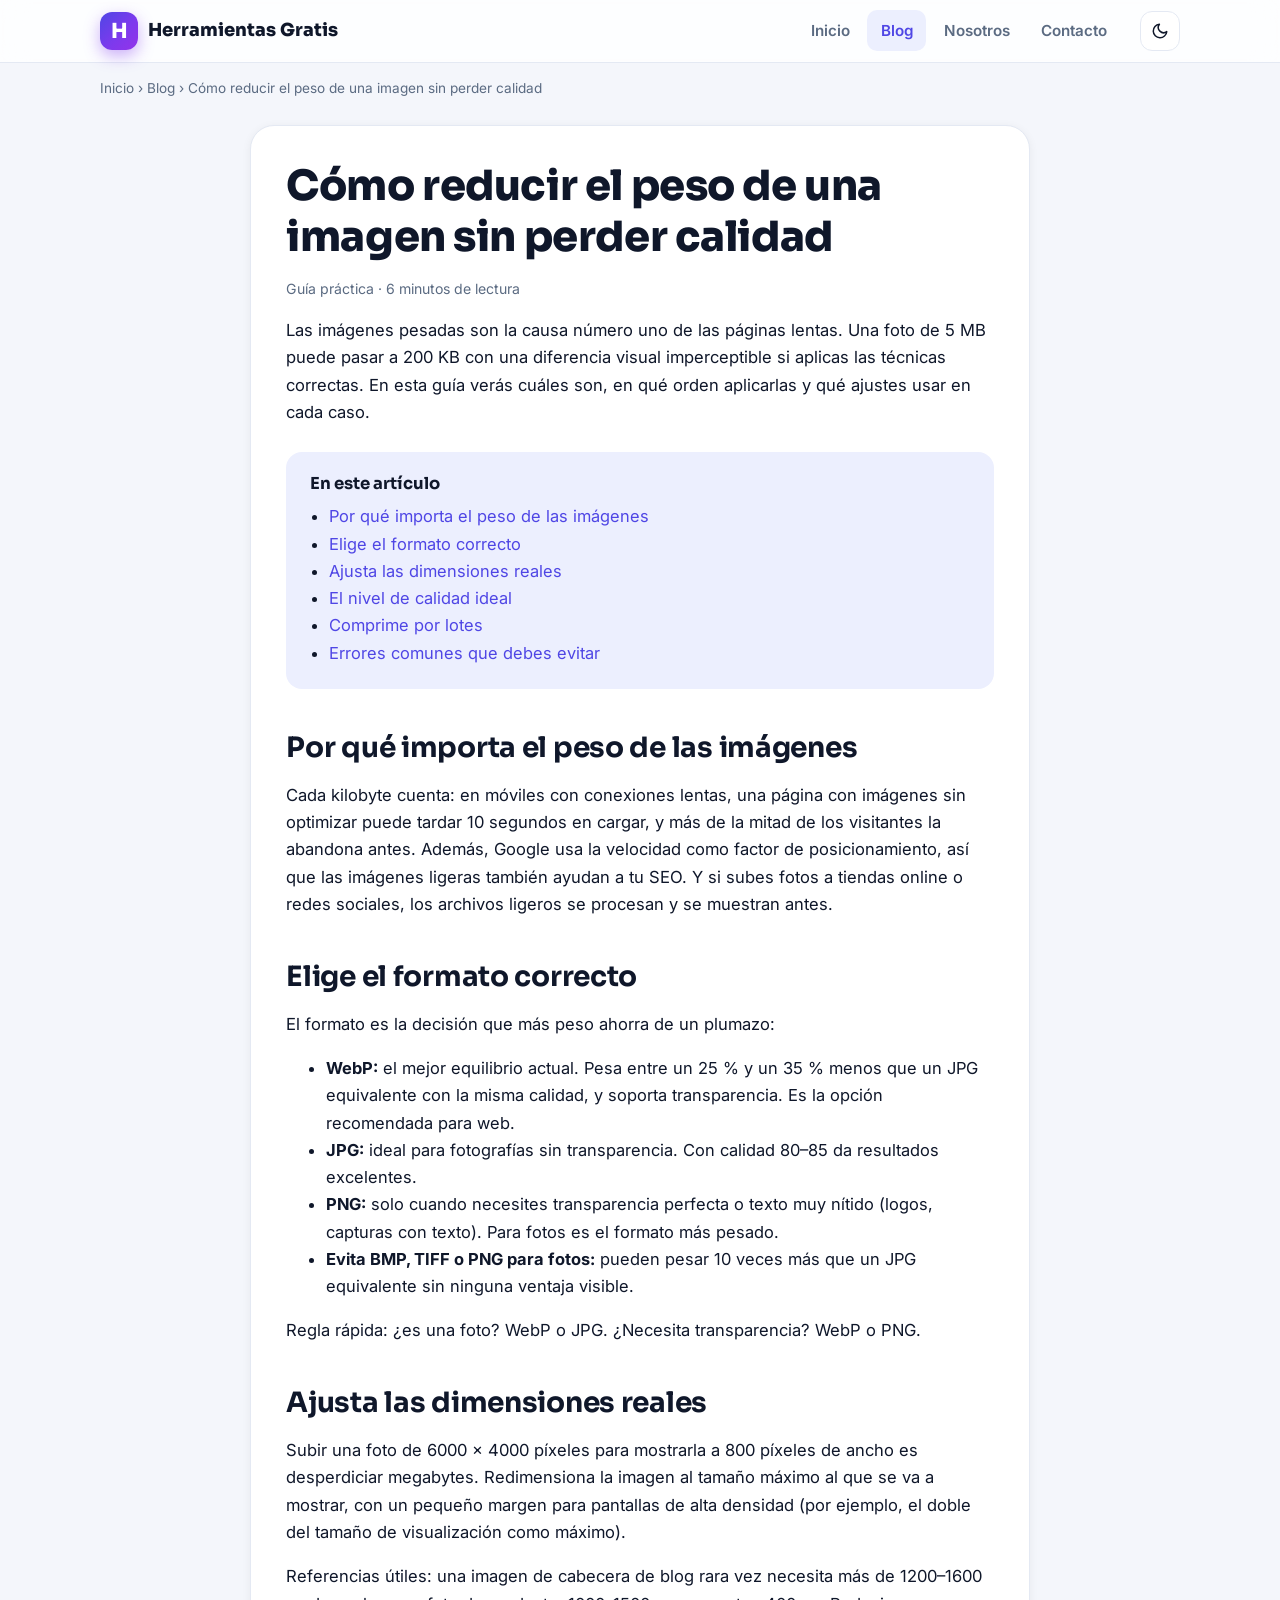
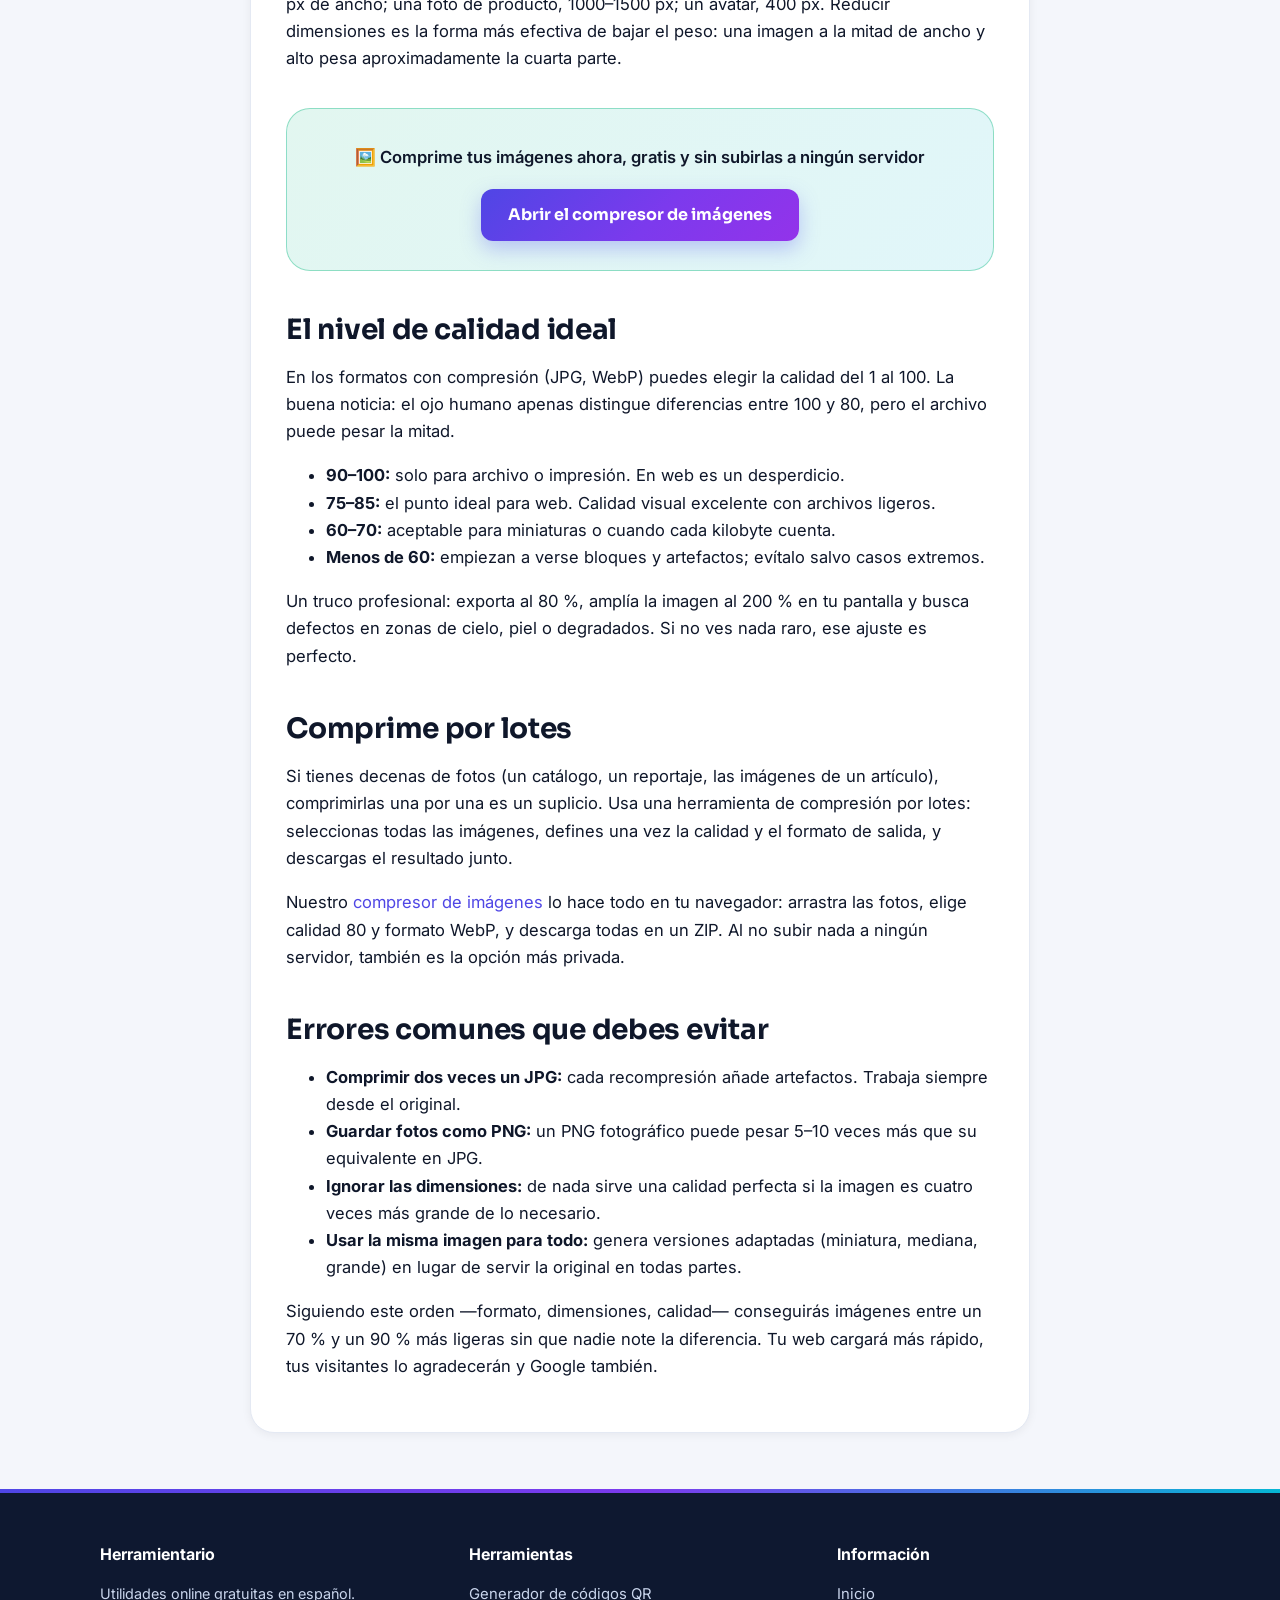
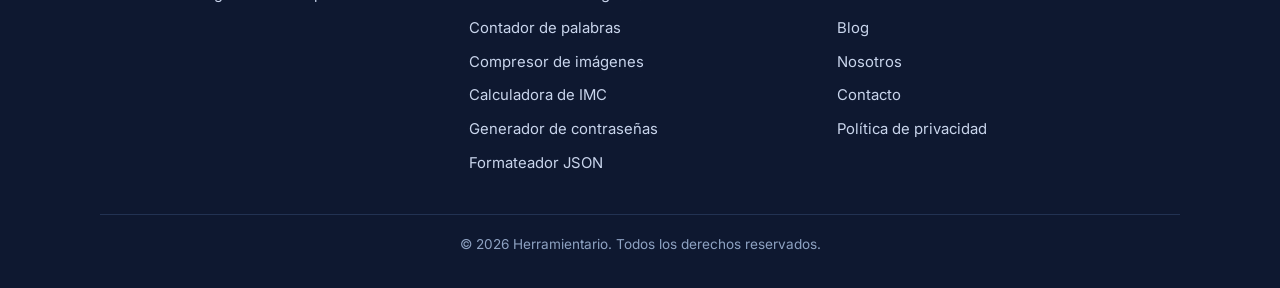
<file: como-reducir-el-peso-de-una-imagen-sin-perder-calidad.html>
<!DOCTYPE html>
<html lang="es">
<head>
<meta charset="UTF-8">
<meta name="viewport" content="width=device-width, initial-scale=1.0">
<title>Cómo reducir el peso de una imagen sin perder calidad</title>
<meta name="description" content="Reduce el peso de tus imágenes sin perder calidad visible: formato WebP, calidad recomendada, dimensiones correctas y compresión por lotes.">
<link rel="canonical" href="https://herramientario.app/blog/como-reducir-el-peso-de-una-imagen-sin-perder-calidad.html">
<meta name="robots" content="index, follow">
<meta property="og:type" content="article">
<meta property="og:site_name" content="Herramientario">
<meta property="og:locale" content="es_ES">
<meta property="og:title" content="Cómo reducir el peso de una imagen sin perder calidad">
<meta property="og:description" content="Reduce el peso de tus imágenes sin perder calidad visible: formato WebP, calidad recomendada, dimensiones correctas y compresión por lotes.">
<meta property="og:url" content="https://herramientario.app/blog/como-reducir-el-peso-de-una-imagen-sin-perder-calidad.html">
<meta property="og:image" content="https://herramientario.app/og-cover.png">
<meta property="og:image:width" content="1200">
<meta property="og:image:height" content="630">
<meta name="twitter:card" content="summary_large_image">
<meta name="twitter:title" content="Cómo reducir el peso de una imagen sin perder calidad">
<meta name="twitter:description" content="Reduce el peso de tus imágenes sin perder calidad visible: formato WebP, calidad recomendada, dimensiones correctas y compresión por lotes.">
<meta name="twitter:image" content="https://herramientario.app/og-cover.png">
<link rel="preconnect" href="https://fonts.googleapis.com">
<link rel="preconnect" href="https://fonts.gstatic.com" crossorigin>
<link href="https://fonts.googleapis.com/css2?family=Inter:wght@400;500;600;700&family=Sora:wght@600;700;800&display=swap" rel="stylesheet">
<script>
/* Aplica el tema guardado antes del primer pintado (evita parpadeo) */
(function(){try{var t=localStorage.getItem("hg-theme");if(t==="dark"){document.documentElement.setAttribute("data-theme","dark");}}catch(e){}})();
</script>
<link rel="stylesheet" href="../assets/css/style.css">
<link rel="icon" href="/favicon.svg" type="image/svg+xml">
<link rel="apple-touch-icon" href="/favicon.svg">
<link rel="manifest" href="/site.webmanifest">
<meta name="theme-color" content="#4f46e5">
<script type="application/ld+json">
{
  "@context": "https://schema.org",
  "@graph": [
    {
      "@type": "BlogPosting",
      "headline": "Cómo reducir el peso de una imagen sin perder calidad",
      "description": "Reduce el peso de tus imágenes sin perder calidad visible: formato WebP, calidad recomendada, dimensiones correctas y compresión por lotes.",
      "image": "https://herramientario.app/og-cover.png",
      "author": {
        "@type": "Organization",
        "name": "Herramientario",
        "url": "https://herramientario.app/"
      },
      "publisher": {
        "@type": "Organization",
        "@id": "https://herramientario.app/#organization",
        "name": "Herramientario",
        "url": "https://herramientario.app/",
        "logo": "https://herramientario.app/favicon.svg"
      },
      "datePublished": "2026-10-10",
      "dateModified": "2026-10-10",
      "mainEntityOfPage": {
        "@type": "WebPage",
        "@id": "https://herramientario.app/blog/como-reducir-el-peso-de-una-imagen-sin-perder-calidad.html"
      },
      "inLanguage": "es"
    },
    {
      "@context": "https://schema.org",
      "@type": "BreadcrumbList",
      "itemListElement": [
        {
          "@type": "ListItem",
          "position": 1,
          "name": "Inicio",
          "item": "https://herramientario.app/"
        },
        {
          "@type": "ListItem",
          "position": 2,
          "name": "Blog",
          "item": "https://herramientario.app/blog/"
        },
        {
          "@type": "ListItem",
          "position": 3,
          "name": "Cómo reducir el peso de una imagen sin perder calidad",
          "item": "https://herramientario.app/blog/como-reducir-el-peso-de-una-imagen-sin-perder-calidad.html"
        }
      ]
    }
  ]
}
</script>
</head>
<body>

<header class="site-header">
  <div class="wrap">
    <a class="brand" href="../index.html"><span class="brand-badge">H</span> Herramientas&nbsp;Gratis</a>
    <nav class="main-nav" id="mainNav">
      <a href="../index.html" class="always">Inicio</a>
      <a href="../blog/index.html" class="active">Blog</a>
      <a href="../nosotros.html">Nosotros</a>
      <a href="../contacto.html">Contacto</a>
    </nav>
    <div class="header-actions">
      <button class="theme-toggle" id="themeToggle" type="button" aria-label="Cambiar a modo oscuro" title="Cambiar tema">
        <svg class="icon-moon" width="18" height="18" viewBox="0 0 24 24" fill="none" stroke="currentColor" stroke-width="2" stroke-linecap="round" stroke-linejoin="round"><path d="M21 12.8A9 9 0 1 1 11.2 3a7 7 0 0 0 9.8 9.8z"/></svg>
        <svg class="icon-sun" width="18" height="18" viewBox="0 0 24 24" fill="none" stroke="currentColor" stroke-width="2" stroke-linecap="round" stroke-linejoin="round"><circle cx="12" cy="12" r="4"/><path d="M12 2v2m0 16v2M4.9 4.9l1.4 1.4m11.4 11.4 1.4 1.4M2 12h2m16 0h2M4.9 19.1l1.4-1.4M17.7 6.3l1.4-1.4"/></svg>
      </button>
      <button class="nav-toggle" id="navToggle" type="button" aria-label="Abrir menú" aria-expanded="false" aria-controls="mainNav">
        <span></span><span></span><span></span>
      </button>
    </div>
  </div>
</header>

<div class="wrap">
  <nav class="breadcrumbs" aria-label="Ruta de navegación">
    <a href="../index.html">Inicio</a> › <a href="../blog/index.html">Blog</a> › <span>Cómo reducir el peso de una imagen sin perder calidad</span>
  </nav>

  <!-- ADSENSE SLOT: LEADERBOARD (under header) — REPLACE WITH YOUR ADSENSE CODE -->
  <div class="ad-slot">
    <ins class="adsbygoogle" style="display:block" data-ad-format="auto" data-full-width-responsive="true"></ins>
  </div>
</div>

<main class="wrap">
  <article class="article">
    <h1>Cómo reducir el peso de una imagen sin perder calidad</h1>
    <p class="meta">Guía práctica · 6 minutos de lectura</p>

    <p>Las imágenes pesadas son la causa número uno de las páginas lentas. Una foto de 5 MB puede pasar a 200 KB con una diferencia visual imperceptible si aplicas las técnicas correctas. En esta guía verás cuáles son, en qué orden aplicarlas y qué ajustes usar en cada caso.</p>

    <div class="toc">
      <b>En este artículo</b>
      <ul>
        <li><a href="#por-que">Por qué importa el peso de las imágenes</a></li>
        <li><a href="#formatos">Elige el formato correcto</a></li>
        <li><a href="#dimensiones">Ajusta las dimensiones reales</a></li>
        <li><a href="#calidad">El nivel de calidad ideal</a></li>
        <li><a href="#lotes">Comprime por lotes</a></li>
        <li><a href="#errores">Errores comunes que debes evitar</a></li>
      </ul>
    </div>

    <h2 id="por-que">Por qué importa el peso de las imágenes</h2>
    <p>Cada kilobyte cuenta: en móviles con conexiones lentas, una página con imágenes sin optimizar puede tardar 10 segundos en cargar, y más de la mitad de los visitantes la abandona antes. Además, Google usa la velocidad como factor de posicionamiento, así que las imágenes ligeras también ayudan a tu SEO. Y si subes fotos a tiendas online o redes sociales, los archivos ligeros se procesan y se muestran antes.</p>

    <h2 id="formatos">Elige el formato correcto</h2>
    <p>El formato es la decisión que más peso ahorra de un plumazo:</p>
    <ul>
      <li><strong>WebP:</strong> el mejor equilibrio actual. Pesa entre un 25 % y un 35 % menos que un JPG equivalente con la misma calidad, y soporta transparencia. Es la opción recomendada para web.</li>
      <li><strong>JPG:</strong> ideal para fotografías sin transparencia. Con calidad 80–85 da resultados excelentes.</li>
      <li><strong>PNG:</strong> solo cuando necesites transparencia perfecta o texto muy nítido (logos, capturas con texto). Para fotos es el formato más pesado.</li>
      <li><strong>Evita BMP, TIFF o PNG para fotos:</strong> pueden pesar 10 veces más que un JPG equivalente sin ninguna ventaja visible.</li>
    </ul>
    <p>Regla rápida: ¿es una foto? WebP o JPG. ¿Necesita transparencia? WebP o PNG.</p>

    <h2 id="dimensiones">Ajusta las dimensiones reales</h2>
    <p>Subir una foto de 6000 × 4000 píxeles para mostrarla a 800 píxeles de ancho es desperdiciar megabytes. Redimensiona la imagen al tamaño máximo al que se va a mostrar, con un pequeño margen para pantallas de alta densidad (por ejemplo, el doble del tamaño de visualización como máximo).</p>
    <p>Referencias útiles: una imagen de cabecera de blog rara vez necesita más de 1200–1600 px de ancho; una foto de producto, 1000–1500 px; un avatar, 400 px. Reducir dimensiones es la forma más efectiva de bajar el peso: una imagen a la mitad de ancho y alto pesa aproximadamente la cuarta parte.</p>

    <div class="article-cta">
      <p>🖼️ Comprime tus imágenes ahora, gratis y sin subirlas a ningún servidor</p>
      <a class="btn" href="../tools/compresor-de-imagenes.html">Abrir el compresor de imágenes</a>
    </div>

    <h2 id="calidad">El nivel de calidad ideal</h2>
    <p>En los formatos con compresión (JPG, WebP) puedes elegir la calidad del 1 al 100. La buena noticia: el ojo humano apenas distingue diferencias entre 100 y 80, pero el archivo puede pesar la mitad.</p>
    <ul>
      <li><strong>90–100:</strong> solo para archivo o impresión. En web es un desperdicio.</li>
      <li><strong>75–85:</strong> el punto ideal para web. Calidad visual excelente con archivos ligeros.</li>
      <li><strong>60–70:</strong> aceptable para miniaturas o cuando cada kilobyte cuenta.</li>
      <li><strong>Menos de 60:</strong> empiezan a verse bloques y artefactos; evítalo salvo casos extremos.</li>
    </ul>
    <p>Un truco profesional: exporta al 80 %, amplía la imagen al 200 % en tu pantalla y busca defectos en zonas de cielo, piel o degradados. Si no ves nada raro, ese ajuste es perfecto.</p>

    <!-- ADSENSE SLOT: IN-ARTICLE — REPLACE WITH YOUR ADSENSE CODE -->
    <div class="ad-slot">
      <ins class="adsbygoogle" style="display:block" data-ad-format="auto" data-full-width-responsive="true"></ins>
    </div>

    <h2 id="lotes">Comprime por lotes</h2>
    <p>Si tienes decenas de fotos (un catálogo, un reportaje, las imágenes de un artículo), comprimirlas una por una es un suplicio. Usa una herramienta de compresión por lotes: seleccionas todas las imágenes, defines una vez la calidad y el formato de salida, y descargas el resultado junto.</p>
    <p>Nuestro <a href="../tools/compresor-de-imagenes.html">compresor de imágenes</a> lo hace todo en tu navegador: arrastra las fotos, elige calidad 80 y formato WebP, y descarga todas en un ZIP. Al no subir nada a ningún servidor, también es la opción más privada.</p>

    <h2 id="errores">Errores comunes que debes evitar</h2>
    <ul>
      <li><strong>Comprimir dos veces un JPG:</strong> cada recompresión añade artefactos. Trabaja siempre desde el original.</li>
      <li><strong>Guardar fotos como PNG:</strong> un PNG fotográfico puede pesar 5–10 veces más que su equivalente en JPG.</li>
      <li><strong>Ignorar las dimensiones:</strong> de nada sirve una calidad perfecta si la imagen es cuatro veces más grande de lo necesario.</li>
      <li><strong>Usar la misma imagen para todo:</strong> genera versiones adaptadas (miniatura, mediana, grande) en lugar de servir la original en todas partes.</li>
    </ul>
    <p>Siguiendo este orden —formato, dimensiones, calidad— conseguirás imágenes entre un 70 % y un 90 % más ligeras sin que nadie note la diferencia. Tu web cargará más rápido, tus visitantes lo agradecerán y Google también.</p>
  </article>

  <!-- ADSENSE SLOT: FOOTER — REPLACE WITH YOUR ADSENSE CODE -->
  <div class="ad-slot" style="max-width:760px;margin-left:auto;margin-right:auto">
    <ins class="adsbygoogle" style="display:block" data-ad-format="auto" data-full-width-responsive="true"></ins>
  </div>
</main>

<footer class="site-footer">
  <div class="wrap">
    <div class="footer-grid">
      <div><h4>Herramientario</h4><p style="font-size:.9rem">Utilidades online gratuitas en español.</p></div>
      <div><h4>Herramientas</h4><ul>
        <li><a href="../tools/generador-de-codigos-qr.html">Generador de códigos QR</a></li>
        <li><a href="../tools/contador-de-palabras.html">Contador de palabras</a></li>
        <li><a href="../tools/compresor-de-imagenes.html">Compresor de imágenes</a></li>
        <li><a href="../tools/calculadora-de-imc.html">Calculadora de IMC</a></li>
        <li><a href="../tools/generador-de-contrasenas.html">Generador de contraseñas</a></li>
        <li><a href="../tools/formateador-json.html">Formateador JSON</a></li>
      </ul></div>
      <div><h4>Información</h4><ul>
        <li><a href="../index.html">Inicio</a></li>
        <li><a href="../blog/index.html">Blog</a></li>
        <li><a href="../nosotros.html">Nosotros</a></li>
        <li><a href="../contacto.html">Contacto</a></li>
        <li><a href="../privacidad.html">Política de privacidad</a></li>
      </ul></div>
    </div>
    <p class="copyright">© <span data-year>2026</span> Herramientario. Todos los derechos reservados.</p>
  </div>
</footer>

<script src="../assets/js/main.js"></script>
</body>
</html>
</file>
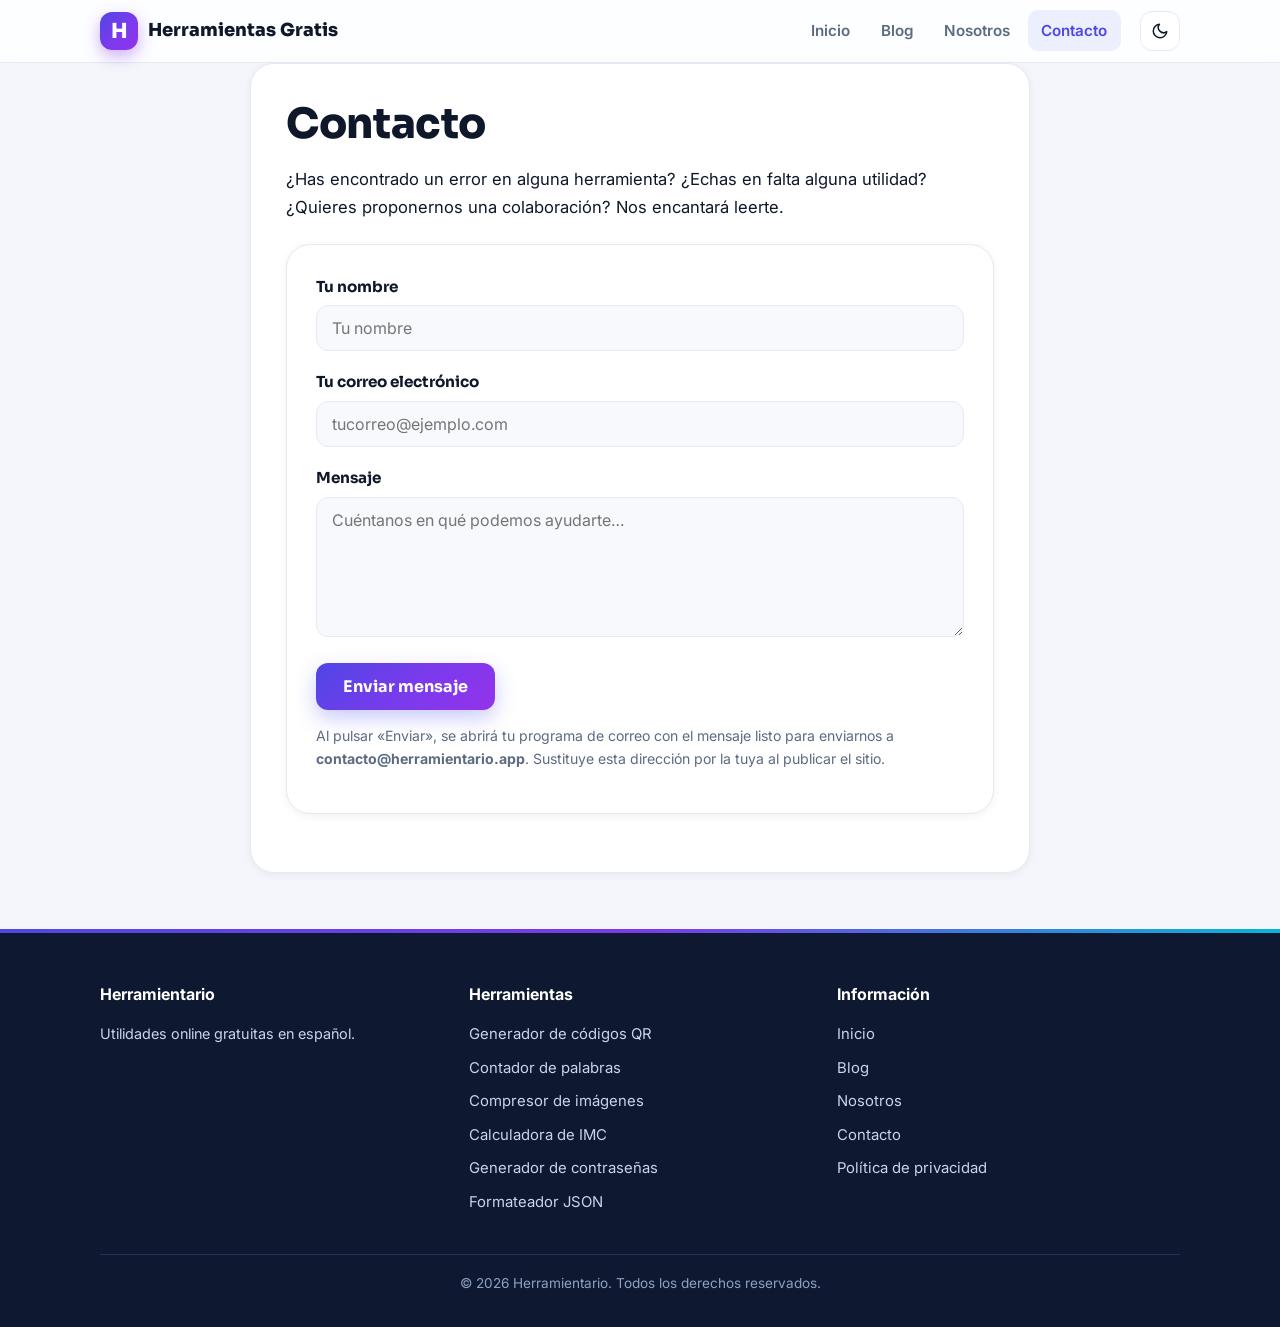
<file: contacto.html>
<!DOCTYPE html>
<html lang="es">
<head>
<meta charset="UTF-8">
<meta name="viewport" content="width=device-width, initial-scale=1.0">
<title>Contacto | Herramientario</title>
<meta name="description" content="Contacta con el equipo de Herramientario: sugerencias de nuevas herramientas, errores o colaboraciones.">
<link rel="canonical" href="https://herramientario.app/contacto.html">
<meta name="robots" content="index, follow">
<meta property="og:type" content="website">
<meta property="og:site_name" content="Herramientario">
<meta property="og:locale" content="es_ES">
<meta property="og:title" content="Contacto | Herramientario">
<meta property="og:description" content="Contacta con el equipo de Herramientario: sugerencias de nuevas herramientas, errores o colaboraciones.">
<meta property="og:url" content="https://herramientario.app/contacto.html">
<meta property="og:image" content="https://herramientario.app/og-cover.png">
<meta property="og:image:width" content="1200">
<meta property="og:image:height" content="630">
<meta name="twitter:card" content="summary_large_image">
<meta name="twitter:title" content="Contacto | Herramientario">
<meta name="twitter:description" content="Contacta con el equipo de Herramientario: sugerencias de nuevas herramientas, errores o colaboraciones.">
<meta name="twitter:image" content="https://herramientario.app/og-cover.png">
<link rel="preconnect" href="https://fonts.googleapis.com">
<link rel="preconnect" href="https://fonts.gstatic.com" crossorigin>
<link href="https://fonts.googleapis.com/css2?family=Inter:wght@400;500;600;700&family=Sora:wght@600;700;800&display=swap" rel="stylesheet">
<script>
/* Aplica el tema guardado antes del primer pintado (evita parpadeo) */
(function(){try{var t=localStorage.getItem("hg-theme");if(t==="dark"){document.documentElement.setAttribute("data-theme","dark");}}catch(e){}})();
</script>
<link rel="stylesheet" href="assets/css/style.css">
<link rel="icon" href="/favicon.svg" type="image/svg+xml">
<link rel="apple-touch-icon" href="/favicon.svg">
<link rel="manifest" href="/site.webmanifest">
<meta name="theme-color" content="#4f46e5">
</head>
<body>

<header class="site-header">
  <div class="wrap">
    <a class="brand" href="index.html"><span class="brand-badge">H</span> Herramientas&nbsp;Gratis</a>
    <nav class="main-nav" id="mainNav">
      <a href="index.html" class="always">Inicio</a>
      <a href="blog/index.html">Blog</a>
      <a href="nosotros.html">Nosotros</a>
      <a href="contacto.html" class="active">Contacto</a>
    </nav>
    <div class="header-actions">
      <button class="theme-toggle" id="themeToggle" type="button" aria-label="Cambiar a modo oscuro" title="Cambiar tema">
        <svg class="icon-moon" width="18" height="18" viewBox="0 0 24 24" fill="none" stroke="currentColor" stroke-width="2" stroke-linecap="round" stroke-linejoin="round"><path d="M21 12.8A9 9 0 1 1 11.2 3a7 7 0 0 0 9.8 9.8z"/></svg>
        <svg class="icon-sun" width="18" height="18" viewBox="0 0 24 24" fill="none" stroke="currentColor" stroke-width="2" stroke-linecap="round" stroke-linejoin="round"><circle cx="12" cy="12" r="4"/><path d="M12 2v2m0 16v2M4.9 4.9l1.4 1.4m11.4 11.4 1.4 1.4M2 12h2m16 0h2M4.9 19.1l1.4-1.4M17.7 6.3l1.4-1.4"/></svg>
      </button>
      <button class="nav-toggle" id="navToggle" type="button" aria-label="Abrir menú" aria-expanded="false" aria-controls="mainNav">
        <span></span><span></span><span></span>
      </button>
    </div>
  </div>
</header>

<main class="wrap">
  <article class="article">
    <h1>Contacto</h1>
    <p>¿Has encontrado un error en alguna herramienta? ¿Echas en falta alguna utilidad? ¿Quieres proponernos una colaboración? Nos encantará leerte.</p>

    <div class="card">
      <div class="field">
        <label for="c-name">Tu nombre</label>
        <input type="text" id="c-name" placeholder="Tu nombre">
      </div>
      <div class="field">
        <label for="c-email">Tu correo electrónico</label>
        <input type="text" id="c-email" placeholder="tucorreo@ejemplo.com" inputmode="email">
      </div>
      <div class="field">
        <label for="c-msg">Mensaje</label>
        <textarea id="c-msg" placeholder="Cuéntanos en qué podemos ayudarte…" style="font-family:inherit"></textarea>
      </div>
      <div class="btn-row">
        <button class="btn" id="c-send">Enviar mensaje</button>
      </div>
      <p class="muted" style="font-size:.88rem">Al pulsar «Enviar», se abrirá tu programa de correo con el mensaje listo para enviarnos a <strong>contacto@herramientario.app</strong>. Sustituye esta dirección por la tuya al publicar el sitio.</p>
    </div>
  </article>
</main>

<footer class="site-footer">
  <div class="wrap">
    <div class="footer-grid">
      <div><h4>Herramientario</h4><p style="font-size:.9rem">Utilidades online gratuitas en español.</p></div>
      <div><h4>Herramientas</h4><ul>
        <li><a href="tools/generador-de-codigos-qr.html">Generador de códigos QR</a></li>
        <li><a href="tools/contador-de-palabras.html">Contador de palabras</a></li>
        <li><a href="tools/compresor-de-imagenes.html">Compresor de imágenes</a></li>
        <li><a href="tools/calculadora-de-imc.html">Calculadora de IMC</a></li>
        <li><a href="tools/generador-de-contrasenas.html">Generador de contraseñas</a></li>
        <li><a href="tools/formateador-json.html">Formateador JSON</a></li>
      </ul></div>
      <div><h4>Información</h4><ul>
        <li><a href="index.html">Inicio</a></li>
        <li><a href="blog/index.html">Blog</a></li>
        <li><a href="nosotros.html">Nosotros</a></li>
        <li><a href="contacto.html">Contacto</a></li>
        <li><a href="privacidad.html">Política de privacidad</a></li>
      </ul></div>
    </div>
    <p class="copyright">© <span data-year>2026</span> Herramientario. Todos los derechos reservados.</p>
  </div>
</footer>

<script src="assets/js/main.js"></script>
<script>
(function(){
  "use strict";
  document.getElementById("c-send").addEventListener("click", function(){
    var name = document.getElementById("c-name").value.trim();
    var email = document.getElementById("c-email").value.trim();
    var msg = document.getElementById("c-msg").value.trim();
    if(!msg){ flash("Escribe tu mensaje antes de enviarlo."); return; }
    var subject = encodeURIComponent("Contacto desde Herramientario" + (name ? " — " + name : ""));
    var body = encodeURIComponent(msg + (email ? "\n\nResponder a: " + email : ""));
    window.location.href = "mailto:contacto@herramientario.app?subject=" + subject + "&body=" + body;
  });
})();
</script>
</body>
</html>
</file>
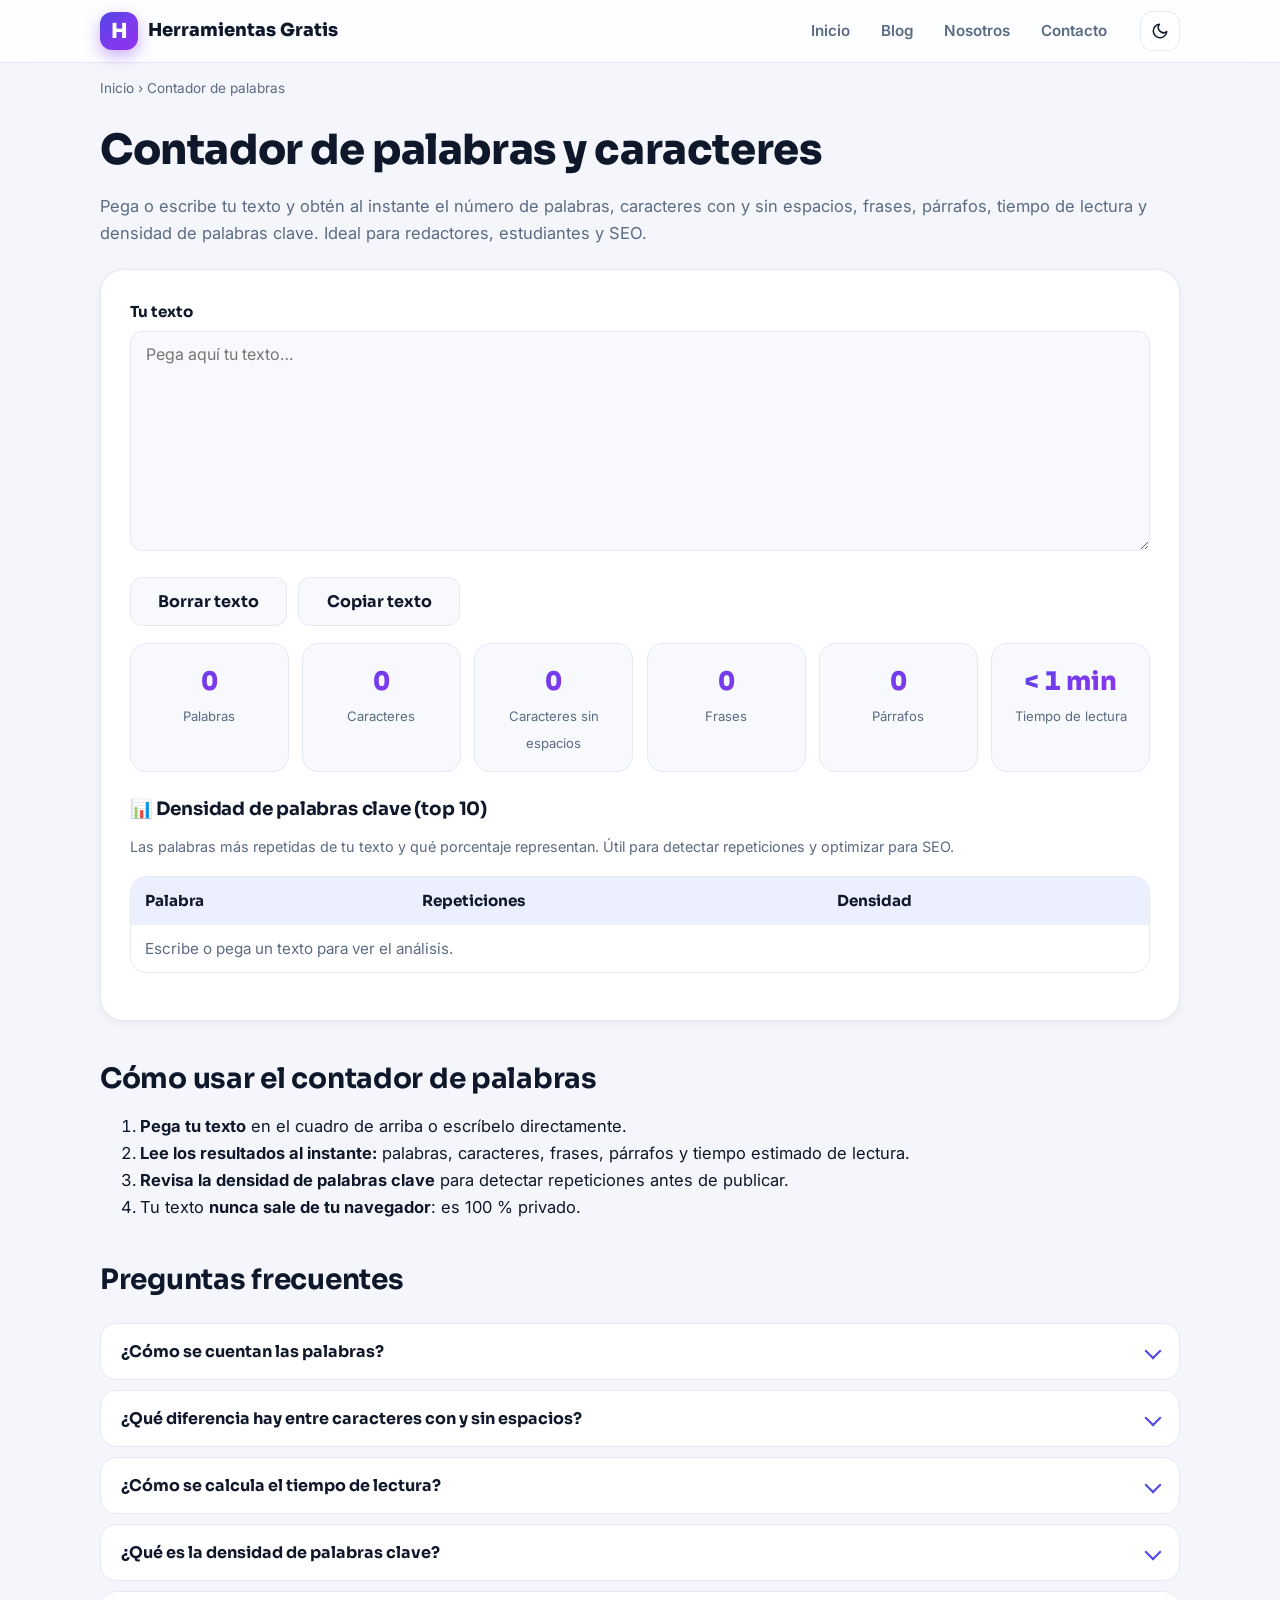
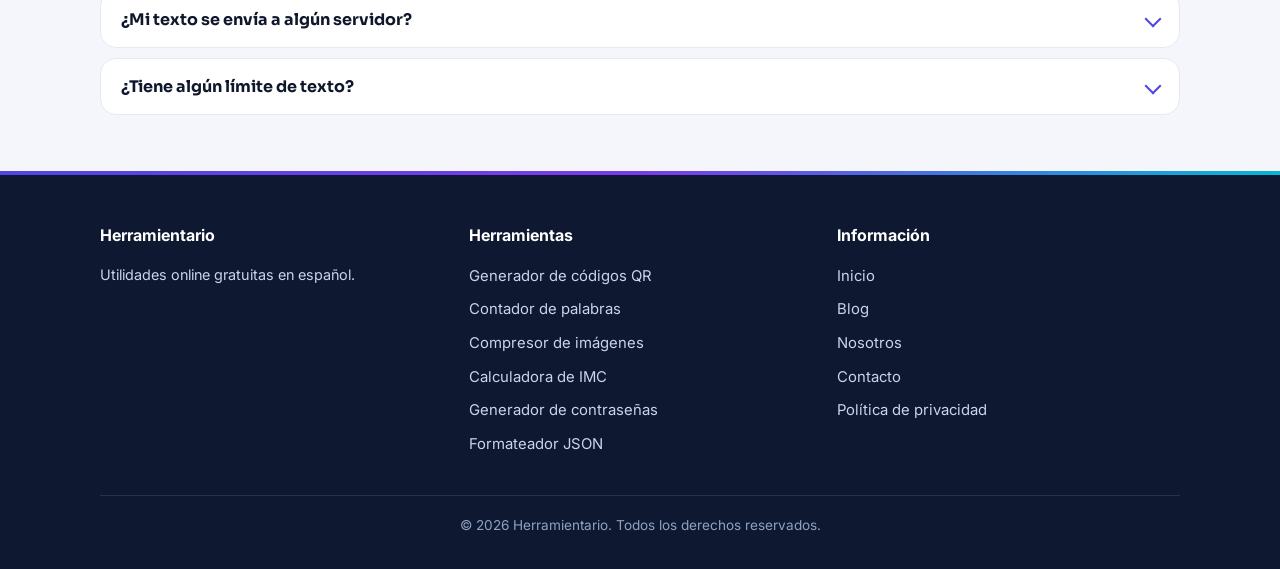
<file: contador-de-palabras.html>
<!DOCTYPE html>
<html lang="es">
<head>
<meta charset="UTF-8">
<meta name="viewport" content="width=device-width, initial-scale=1.0">
<title>Contador de palabras y caracteres gratis</title>
<meta name="description" content="Cuenta palabras, caracteres, frases y párrafos al instante, con tiempo de lectura y densidad de palabras clave. Gratis, privado y sin registro.">
<link rel="canonical" href="https://herramientario.app/tools/contador-de-palabras.html">
<meta name="robots" content="index, follow">
<meta property="og:type" content="website">
<meta property="og:site_name" content="Herramientario">
<meta property="og:locale" content="es_ES">
<meta property="og:title" content="Contador de palabras y caracteres gratis">
<meta property="og:description" content="Cuenta palabras, caracteres, frases y párrafos al instante, con tiempo de lectura y densidad de palabras clave. Gratis, privado y sin registro.">
<meta property="og:url" content="https://herramientario.app/tools/contador-de-palabras.html">
<meta property="og:image" content="https://herramientario.app/og-cover.png">
<meta property="og:image:width" content="1200">
<meta property="og:image:height" content="630">
<meta name="twitter:card" content="summary_large_image">
<meta name="twitter:title" content="Contador de palabras y caracteres gratis">
<meta name="twitter:description" content="Cuenta palabras, caracteres, frases y párrafos al instante, con tiempo de lectura y densidad de palabras clave. Gratis, privado y sin registro.">
<meta name="twitter:image" content="https://herramientario.app/og-cover.png">
<link rel="preconnect" href="https://fonts.googleapis.com">
<link rel="preconnect" href="https://fonts.gstatic.com" crossorigin>
<link href="https://fonts.googleapis.com/css2?family=Inter:wght@400;500;600;700&family=Sora:wght@600;700;800&display=swap" rel="stylesheet">
<script>
/* Aplica el tema guardado antes del primer pintado (evita parpadeo) */
(function(){try{var t=localStorage.getItem("hg-theme");if(t==="dark"){document.documentElement.setAttribute("data-theme","dark");}}catch(e){}})();
</script>
<link rel="stylesheet" href="../assets/css/style.css">
<link rel="icon" href="/favicon.svg" type="image/svg+xml">
<link rel="apple-touch-icon" href="/favicon.svg">
<link rel="manifest" href="/site.webmanifest">
<meta name="theme-color" content="#4f46e5">
<script type="application/ld+json">
{
  "@context": "https://schema.org",
  "@type": "FAQPage",
  "mainEntity": [
    {"@type": "Question", "name": "¿Cómo se cuentan las palabras?", "acceptedAnswer": {"@type": "Answer", "text": "Se consideran palabras las secuencias de letras separadas por espacios, saltos de línea o signos de puntuación. Los números también cuentan como palabras."}},
    {"@type": "Question", "name": "¿Qué diferencia hay entre caracteres con y sin espacios?", "acceptedAnswer": {"@type": "Answer", "text": "«Con espacios» cuenta todos los caracteres del texto, incluyendo espacios y saltos de línea. «Sin espacios» los excluye. Muchos formularios y redes sociales usan una de estas dos medidas para sus límites."}},
    {"@type": "Question", "name": "¿Cómo se calcula el tiempo de lectura?", "acceptedAnswer": {"@type": "Answer", "text": "Dividimos el número de palabras entre una velocidad media de 200 palabras por minuto, que es el ritmo de lectura típico de un adulto en español."}},
    {"@type": "Question", "name": "¿Qué es la densidad de palabras clave?", "acceptedAnswer": {"@type": "Answer", "text": "Es el porcentaje de veces que aparece cada palabra respecto al total. Es útil para SEO: te ayuda a comprobar si repites demasiado una palabra clave en tu texto."}},
    {"@type": "Question", "name": "¿Mi texto se envía a algún servidor?", "acceptedAnswer": {"@type": "Answer", "text": "No. El conteo se hace por completo en tu navegador con JavaScript. Tu texto nunca sale de tu dispositivo."}},
    {"@type": "Question", "name": "¿Tiene algún límite de texto?", "acceptedAnswer": {"@type": "Answer", "text": "No hay un límite impuesto por la herramienta. Puedes pegar documentos muy largos; el conteo se actualiza en tiempo real."}}
  ]
}
</script>
<script type="application/ld+json">
{
  "@context": "https://schema.org",
  "@type": "BreadcrumbList",
  "itemListElement": [
    {
      "@type": "ListItem",
      "position": 1,
      "name": "Inicio",
      "item": "https://herramientario.app/"
    },
    {
      "@type": "ListItem",
      "position": 2,
      "name": "Contador de palabras",
      "item": "https://herramientario.app/tools/contador-de-palabras.html"
    }
  ]
}
</script>
</head>
<body>

<header class="site-header">
  <div class="wrap">
    <a class="brand" href="../index.html"><span class="brand-badge">H</span> Herramientas&nbsp;Gratis</a>
    <nav class="main-nav" id="mainNav">
      <a href="../index.html" class="always">Inicio</a>
      <a href="../blog/index.html">Blog</a>
      <a href="../nosotros.html">Nosotros</a>
      <a href="../contacto.html">Contacto</a>
    </nav>
    <div class="header-actions">
      <button class="theme-toggle" id="themeToggle" type="button" aria-label="Cambiar a modo oscuro" title="Cambiar tema">
        <svg class="icon-moon" width="18" height="18" viewBox="0 0 24 24" fill="none" stroke="currentColor" stroke-width="2" stroke-linecap="round" stroke-linejoin="round"><path d="M21 12.8A9 9 0 1 1 11.2 3a7 7 0 0 0 9.8 9.8z"/></svg>
        <svg class="icon-sun" width="18" height="18" viewBox="0 0 24 24" fill="none" stroke="currentColor" stroke-width="2" stroke-linecap="round" stroke-linejoin="round"><circle cx="12" cy="12" r="4"/><path d="M12 2v2m0 16v2M4.9 4.9l1.4 1.4m11.4 11.4 1.4 1.4M2 12h2m16 0h2M4.9 19.1l1.4-1.4M17.7 6.3l1.4-1.4"/></svg>
      </button>
      <button class="nav-toggle" id="navToggle" type="button" aria-label="Abrir menú" aria-expanded="false" aria-controls="mainNav">
        <span></span><span></span><span></span>
      </button>
    </div>
  </div>
</header>

<div class="wrap">
  <nav class="breadcrumbs" aria-label="Ruta de navegación">
    <a href="../index.html">Inicio</a> › <span>Contador de palabras</span>
  </nav>

  <!-- ADSENSE SLOT: LEADERBOARD (under header) — REPLACE WITH YOUR ADSENSE CODE -->
  <div class="ad-slot">
    <ins class="adsbygoogle" style="display:block" data-ad-format="auto" data-full-width-responsive="true"></ins>
  </div>
</div>

<main class="wrap">
  <h1>Contador de palabras y caracteres</h1>
  <p class="muted">Pega o escribe tu texto y obtén al instante el número de palabras, caracteres con y sin espacios, frases, párrafos, tiempo de lectura y densidad de palabras clave. Ideal para redactores, estudiantes y SEO.</p>

  <div class="card">
    <div class="field">
      <label for="wc-text">Tu texto</label>
      <textarea id="wc-text" placeholder="Pega aquí tu texto…" style="min-height:220px;font-family:inherit"></textarea>
    </div>
    <div class="btn-row">
      <button class="btn secondary" id="wc-clear">Borrar texto</button>
      <button class="btn secondary" id="wc-copy">Copiar texto</button>
    </div>

    <div class="stat-row">
      <div class="stat"><b id="s-words">0</b><span>Palabras</span></div>
      <div class="stat"><b id="s-chars">0</b><span>Caracteres</span></div>
      <div class="stat"><b id="s-chars-nospace">0</b><span>Caracteres sin espacios</span></div>
      <div class="stat"><b id="s-sentences">0</b><span>Frases</span></div>
      <div class="stat"><b id="s-paragraphs">0</b><span>Párrafos</span></div>
      <div class="stat"><b id="s-read">0 min</b><span>Tiempo de lectura</span></div>
    </div>

    <h3>📊 Densidad de palabras clave (top 10)</h3>
    <p class="muted" style="font-size:.9rem">Las palabras más repetidas de tu texto y qué porcentaje representan. Útil para detectar repeticiones y optimizar para SEO.</p>
    <table class="data" id="density-table">
      <thead><tr><th>Palabra</th><th>Repeticiones</th><th>Densidad</th></tr></thead>
      <tbody><tr><td colspan="3" class="muted">Escribe o pega un texto para ver el análisis.</td></tr></tbody>
    </table>
  </div>

  <!-- ADSENSE SLOT: IN-ARTICLE — REPLACE WITH YOUR ADSENSE CODE -->
  <div class="ad-slot">
    <ins class="adsbygoogle" style="display:block" data-ad-format="auto" data-full-width-responsive="true"></ins>
  </div>

  <section>
    <h2>Cómo usar el contador de palabras</h2>
    <ol>
      <li><strong>Pega tu texto</strong> en el cuadro de arriba o escríbelo directamente.</li>
      <li><strong>Lee los resultados al instante:</strong> palabras, caracteres, frases, párrafos y tiempo estimado de lectura.</li>
      <li><strong>Revisa la densidad de palabras clave</strong> para detectar repeticiones antes de publicar.</li>
      <li>Tu texto <strong>nunca sale de tu navegador</strong>: es 100 % privado.</li>
    </ol>
  </section>

  <section>
    <h2>Preguntas frecuentes</h2>
    <div class="faq">
      <div class="faq-item"><button class="faq-q">¿Cómo se cuentan las palabras?</button><div class="faq-a"><p>Se consideran palabras las secuencias de letras o números separadas por espacios, saltos de línea o signos de puntuación.</p></div></div>
      <div class="faq-item"><button class="faq-q">¿Qué diferencia hay entre caracteres con y sin espacios?</button><div class="faq-a"><p>«Caracteres» cuenta todo, incluyendo espacios y saltos de línea. «Sin espacios» los excluye. Muchos formularios, exámenes y redes sociales usan una de estas dos medidas para sus límites.</p></div></div>
      <div class="faq-item"><button class="faq-q">¿Cómo se calcula el tiempo de lectura?</button><div class="faq-a"><p>Dividimos el número de palabras entre 200 palabras por minuto, la velocidad media de lectura de un adulto en español.</p></div></div>
      <div class="faq-item"><button class="faq-q">¿Qué es la densidad de palabras clave?</button><div class="faq-a"><p>Es el porcentaje de veces que aparece cada palabra respecto al total del texto. Te ayuda a comprobar si repites demasiado una palabra clave, algo importante para SEO y para una redacción natural.</p></div></div>
      <div class="faq-item"><button class="faq-q">¿Mi texto se envía a algún servidor?</button><div class="faq-a"><p>No. El conteo se hace por completo en tu navegador. Tu texto nunca sale de tu dispositivo.</p></div></div>
      <div class="faq-item"><button class="faq-q">¿Tiene algún límite de texto?</button><div class="faq-a"><p>No hay un límite impuesto por la herramienta. Puedes pegar documentos muy largos y el conteo se actualiza en tiempo real.</p></div></div>
    </div>
  </section>

  <!-- ADSENSE SLOT: FOOTER — REPLACE WITH YOUR ADSENSE CODE -->
  <div class="ad-slot">
    <ins class="adsbygoogle" style="display:block" data-ad-format="auto" data-full-width-responsive="true"></ins>
  </div>
</main>

<footer class="site-footer">
  <div class="wrap">
    <div class="footer-grid">
      <div><h4>Herramientario</h4><p style="font-size:.9rem">Utilidades online gratuitas en español.</p></div>
      <div><h4>Herramientas</h4><ul>
        <li><a href="generador-de-codigos-qr.html">Generador de códigos QR</a></li>
        <li><a href="contador-de-palabras.html">Contador de palabras</a></li>
        <li><a href="compresor-de-imagenes.html">Compresor de imágenes</a></li>
        <li><a href="calculadora-de-imc.html">Calculadora de IMC</a></li>
        <li><a href="generador-de-contrasenas.html">Generador de contraseñas</a></li>
        <li><a href="formateador-json.html">Formateador JSON</a></li>
      </ul></div>
      <div><h4>Información</h4><ul>
        <li><a href="../index.html">Inicio</a></li>
        <li><a href="../blog/index.html">Blog</a></li>
        <li><a href="../nosotros.html">Nosotros</a></li>
        <li><a href="../contacto.html">Contacto</a></li>
        <li><a href="../privacidad.html">Política de privacidad</a></li>
      </ul></div>
    </div>
    <p class="copyright">© <span data-year>2026</span> Herramientario. Todos los derechos reservados.</p>
  </div>
</footer>

<script src="../assets/js/main.js"></script>
<script>
(function(){
  "use strict";
  var ta = document.getElementById("wc-text");
  var stopwords = new Set(("el,la,los,las,un,una,unos,de,del,en,y,o,que,se,es,son,fue,fueron,ha,han,con,por,para,como,cómo,pero,si,sí,más,mas,este,esta,estos,estas,ese,esa,esos,esas,esto,eso,mi,mis,tu,tus,su,sus,nuestro,nuestra,nuestros,nuestras,al,a,lo,le,les,me,te,nos,os,ya,tan,tanto,entre,sobre,sin,hasta,desde,durante,ni,ni siquiera,también,donde,cual,cuál,cuales,cuáles,cuando,cuándo,porque,por qué,quien,quién,hay,está,están,estaba,estaban,ser,estar,tener,tiene,tienen,su,esto").split(","));

  function analyze(){
    var text = ta.value;
    var words = text.trim() ? text.trim().split(/[\s\u00A0]+/).filter(Boolean) : [];
    var chars = text.length;
    var charsNoSpace = text.replace(/[\s\u00A0]/g, "").length;
    var sentences = text.trim() ? text.split(/[.!?…]+/).filter(function(s){ return s.trim().length > 0; }).length : 0;
    var paragraphs = text.trim() ? text.split(/\n+/).filter(function(p){ return p.trim().length > 0; }).length : 0;
    var minutes = words.length / 200;
    var readLabel = minutes < 1 ? "< 1 min" : (Math.round(minutes * 10) / 10).toString().replace(".", ",") + " min";

    document.getElementById("s-words").textContent = words.length.toLocaleString("es");
    document.getElementById("s-chars").textContent = chars.toLocaleString("es");
    document.getElementById("s-chars-nospace").textContent = charsNoSpace.toLocaleString("es");
    document.getElementById("s-sentences").textContent = sentences.toLocaleString("es");
    document.getElementById("s-paragraphs").textContent = paragraphs.toLocaleString("es");
    document.getElementById("s-read").textContent = readLabel;

    // Densidad de palabras clave
    var tbody = document.querySelector("#density-table tbody");
    var freq = {};
    words.forEach(function(w){
      var clean = w.toLowerCase().replace(/^[^a-záéíóúüñ0-9]+|[^a-záéíóúüñ0-9]+$/gi, "");
      if(clean.length < 3 || stopwords.has(clean)) return;
      freq[clean] = (freq[clean] || 0) + 1;
    });
    var entries = Object.keys(freq).map(function(k){ return [k, freq[k]]; });
    entries.sort(function(a,b){ return b[1] - a[1]; });
    if(!entries.length){
      tbody.innerHTML = '<tr><td colspan="3" class="muted">Escribe o pega un texto para ver el análisis.</td></tr>';
      return;
    }
    var total = words.length;
    tbody.innerHTML = entries.slice(0, 10).map(function(e){
      var pct = (e[1] / total * 100).toFixed(2).replace(".", ",");
      return "<tr><td>" + e[0] + "</td><td>" + e[1] + "</td><td>" + pct + " %</td></tr>";
    }).join("");
  }

  ta.addEventListener("input", analyze);
  document.getElementById("wc-clear").addEventListener("click", function(){ ta.value = ""; analyze(); ta.focus(); });
  document.getElementById("wc-copy").addEventListener("click", function(){
    if(!ta.value){ flash("No hay texto que copiar."); return; }
    copyText(ta.value, "Texto copiado al portapapeles.");
  });
  analyze();
})();
</script>
</body>
</html>
</file>
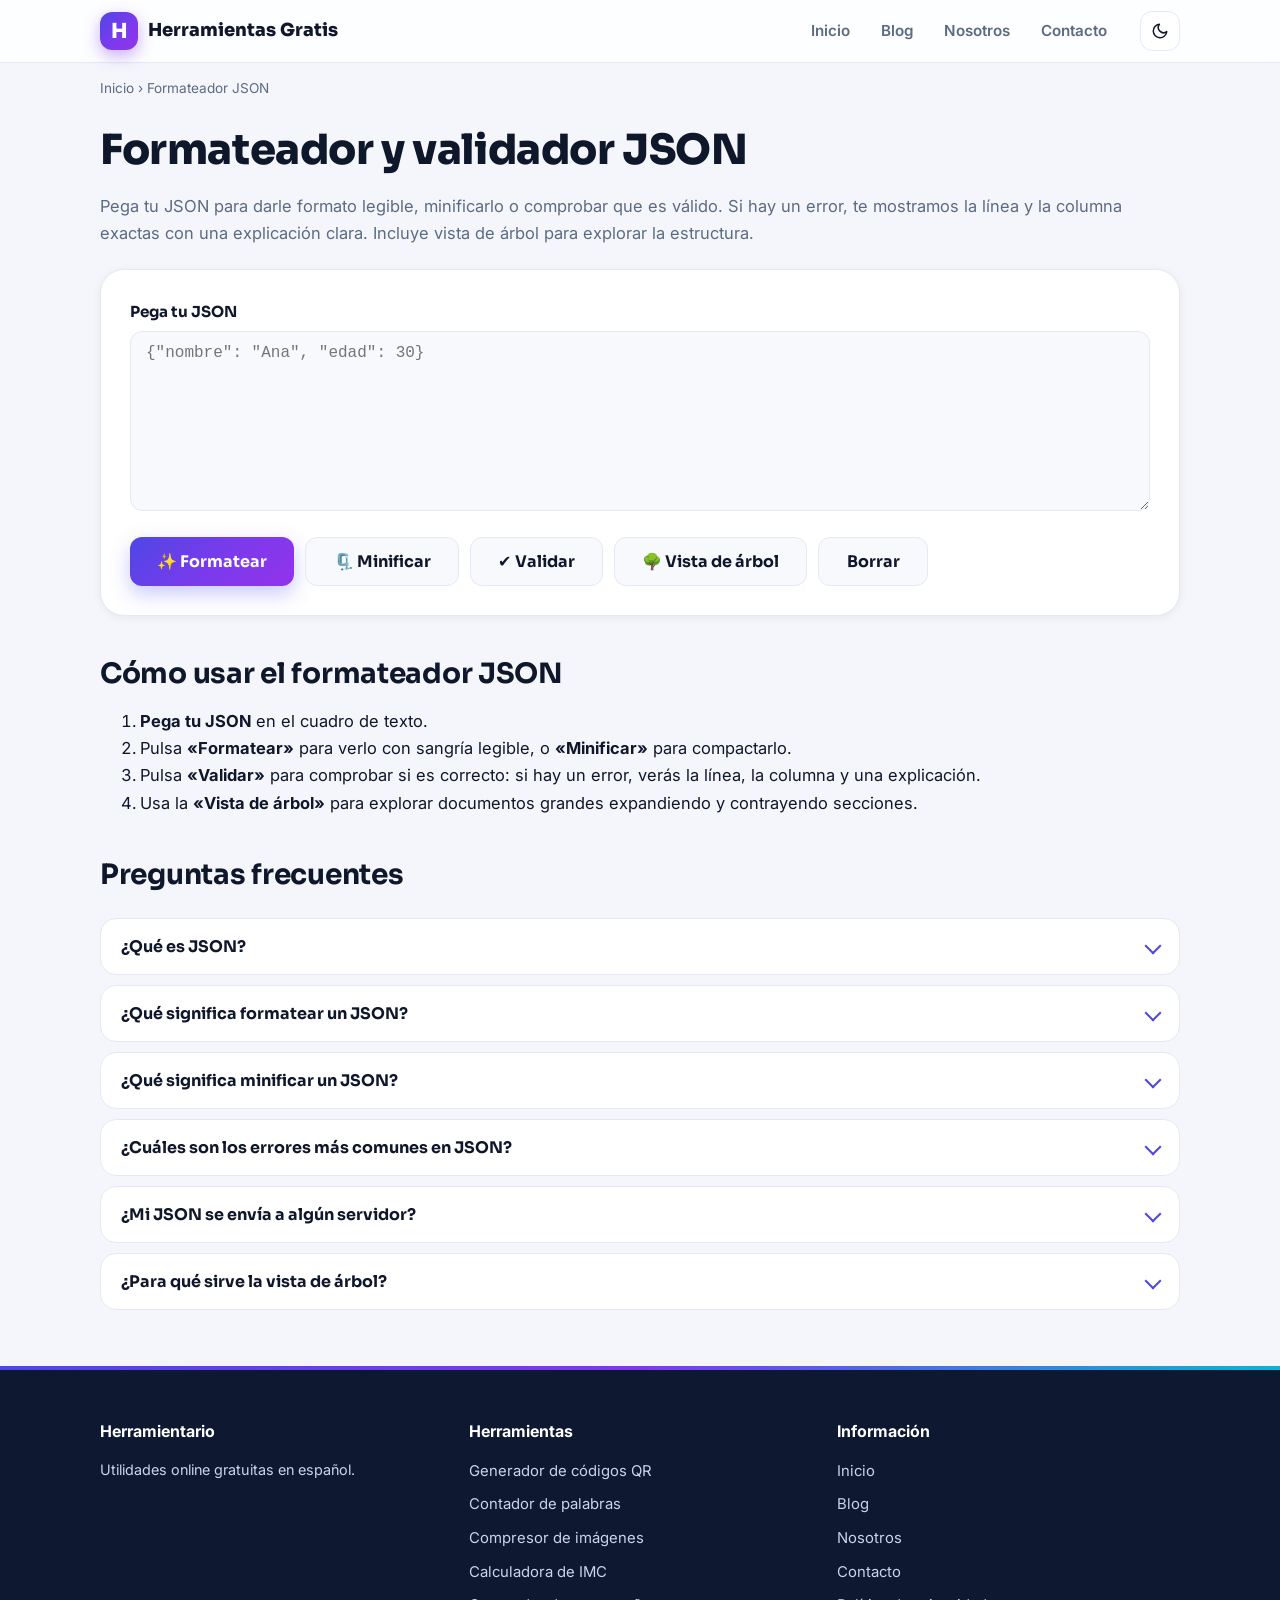
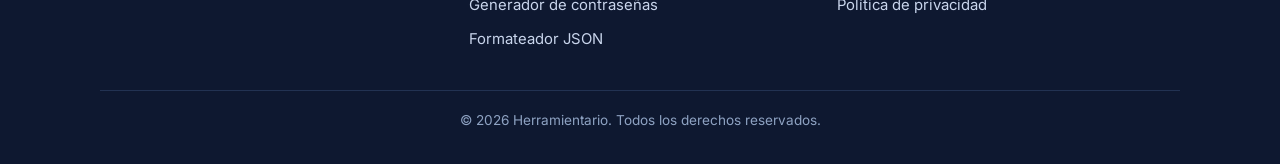
<file: formateador-json.html>
<!DOCTYPE html>
<html lang="es">
<head>
<meta charset="UTF-8">
<meta name="viewport" content="width=device-width, initial-scale=1.0">
<title>Formateador y validador JSON gratis</title>
<meta name="description" content="Formatea, minifica y valida JSON con mensajes de error claros (línea y columna) y vista de árbol. Gratis, privado y sin registro.">
<link rel="canonical" href="https://herramientario.app/tools/formateador-json.html">
<meta name="robots" content="index, follow">
<meta property="og:type" content="website">
<meta property="og:site_name" content="Herramientario">
<meta property="og:locale" content="es_ES">
<meta property="og:title" content="Formateador y validador JSON gratis">
<meta property="og:description" content="Formatea, minifica y valida JSON con mensajes de error claros (línea y columna) y vista de árbol. Gratis, privado y sin registro.">
<meta property="og:url" content="https://herramientario.app/tools/formateador-json.html">
<meta property="og:image" content="https://herramientario.app/og-cover.png">
<meta property="og:image:width" content="1200">
<meta property="og:image:height" content="630">
<meta name="twitter:card" content="summary_large_image">
<meta name="twitter:title" content="Formateador y validador JSON gratis">
<meta name="twitter:description" content="Formatea, minifica y valida JSON con mensajes de error claros (línea y columna) y vista de árbol. Gratis, privado y sin registro.">
<meta name="twitter:image" content="https://herramientario.app/og-cover.png">
<link rel="preconnect" href="https://fonts.googleapis.com">
<link rel="preconnect" href="https://fonts.gstatic.com" crossorigin>
<link href="https://fonts.googleapis.com/css2?family=Inter:wght@400;500;600;700&family=Sora:wght@600;700;800&display=swap" rel="stylesheet">
<script>
/* Aplica el tema guardado antes del primer pintado (evita parpadeo) */
(function(){try{var t=localStorage.getItem("hg-theme");if(t==="dark"){document.documentElement.setAttribute("data-theme","dark");}}catch(e){}})();
</script>
<link rel="stylesheet" href="../assets/css/style.css">
<link rel="icon" href="/favicon.svg" type="image/svg+xml">
<link rel="apple-touch-icon" href="/favicon.svg">
<link rel="manifest" href="/site.webmanifest">
<meta name="theme-color" content="#4f46e5">
<style>
.tree{font-family:ui-monospace,Menlo,Consolas,monospace;font-size:.9rem;line-height:1.7;background:#0f1b33;color:#dbe7ff;border-radius:10px;padding:1rem;overflow:auto;max-height:420px}
.tree details{margin-left:1.1rem}
.tree summary{cursor:pointer;color:#93c5fd}
.tree summary:hover{color:#fff}
.t-key{color:#7dd3fc}.t-str{color:#86efac}.t-num{color:#fbbf24}.t-bool{color:#f0abfc}.t-null{color:#94a3b8}
</style>
<script type="application/ld+json">
{
  "@context": "https://schema.org",
  "@type": "FAQPage",
  "mainEntity": [
    {"@type": "Question", "name": "¿Qué es JSON?", "acceptedAnswer": {"@type": "Answer", "text": "JSON (JavaScript Object Notation) es un formato ligero de texto para intercambiar datos, muy usado en APIs y aplicaciones web. Representa objetos con pares clave-valor y listas ordenadas."}},
    {"@type": "Question", "name": "¿Qué significa formatear un JSON?", "acceptedAnswer": {"@type": "Answer", "text": "Significa reorganizar el texto con sangría y saltos de línea para que sea legible por humanos, sin cambiar los datos. Es lo contrario de minificar."}},
    {"@type": "Question", "name": "¿Qué significa minificar un JSON?", "acceptedAnswer": {"@type": "Answer", "text": "Eliminar todos los espacios y saltos de línea innecesarios para que el archivo pese menos. Es útil para enviar datos por red o guardarlos de forma compacta."}},
    {"@type": "Question", "name": "¿Cuáles son los errores más comunes en JSON?", "acceptedAnswer": {"@type": "Answer", "text": "Comas de más al final de objetos o listas, comillas simples en lugar de dobles, comentarios (no están permitidos en JSON) y llaves o corchetes sin cerrar."}},
    {"@type": "Question", "name": "¿Mi JSON se envía a algún servidor?", "acceptedAnswer": {"@type": "Answer", "text": "No. El análisis se hace por completo en tu navegador. Tus datos nunca salen de tu dispositivo."}},
    {"@type": "Question", "name": "¿Para qué sirve la vista de árbol?", "acceptedAnswer": {"@type": "Answer", "text": "Te permite explorar la estructura de tu JSON de forma visual, expandiendo y contrayendo objetos y listas, ideal para documentos grandes o anidados."}}
  ]
}
</script>
<script type="application/ld+json">
{
  "@context": "https://schema.org",
  "@type": "BreadcrumbList",
  "itemListElement": [
    {
      "@type": "ListItem",
      "position": 1,
      "name": "Inicio",
      "item": "https://herramientario.app/"
    },
    {
      "@type": "ListItem",
      "position": 2,
      "name": "Formateador JSON",
      "item": "https://herramientario.app/tools/formateador-json.html"
    }
  ]
}
</script>
</head>
<body>

<header class="site-header">
  <div class="wrap">
    <a class="brand" href="../index.html"><span class="brand-badge">H</span> Herramientas&nbsp;Gratis</a>
    <nav class="main-nav" id="mainNav">
      <a href="../index.html" class="always">Inicio</a>
      <a href="../blog/index.html">Blog</a>
      <a href="../nosotros.html">Nosotros</a>
      <a href="../contacto.html">Contacto</a>
    </nav>
    <div class="header-actions">
      <button class="theme-toggle" id="themeToggle" type="button" aria-label="Cambiar a modo oscuro" title="Cambiar tema">
        <svg class="icon-moon" width="18" height="18" viewBox="0 0 24 24" fill="none" stroke="currentColor" stroke-width="2" stroke-linecap="round" stroke-linejoin="round"><path d="M21 12.8A9 9 0 1 1 11.2 3a7 7 0 0 0 9.8 9.8z"/></svg>
        <svg class="icon-sun" width="18" height="18" viewBox="0 0 24 24" fill="none" stroke="currentColor" stroke-width="2" stroke-linecap="round" stroke-linejoin="round"><circle cx="12" cy="12" r="4"/><path d="M12 2v2m0 16v2M4.9 4.9l1.4 1.4m11.4 11.4 1.4 1.4M2 12h2m16 0h2M4.9 19.1l1.4-1.4M17.7 6.3l1.4-1.4"/></svg>
      </button>
      <button class="nav-toggle" id="navToggle" type="button" aria-label="Abrir menú" aria-expanded="false" aria-controls="mainNav">
        <span></span><span></span><span></span>
      </button>
    </div>
  </div>
</header>

<div class="wrap">
  <nav class="breadcrumbs" aria-label="Ruta de navegación">
    <a href="../index.html">Inicio</a> › <span>Formateador JSON</span>
  </nav>

  <!-- ADSENSE SLOT: LEADERBOARD (under header) — REPLACE WITH YOUR ADSENSE CODE -->
  <div class="ad-slot">
    <ins class="adsbygoogle" style="display:block" data-ad-format="auto" data-full-width-responsive="true"></ins>
  </div>
</div>

<main class="wrap">
  <h1>Formateador y validador JSON</h1>
  <p class="muted">Pega tu JSON para darle formato legible, minificarlo o comprobar que es válido. Si hay un error, te mostramos la línea y la columna exactas con una explicación clara. Incluye vista de árbol para explorar la estructura.</p>

  <div class="card">
    <div class="field">
      <label for="json-in">Pega tu JSON</label>
      <textarea id="json-in" placeholder='{"nombre": "Ana", "edad": 30}' style="min-height:180px"></textarea>
    </div>
    <div class="btn-row">
      <button class="btn" id="btn-format">✨ Formatear</button>
      <button class="btn secondary" id="btn-minify">🗜️ Minificar</button>
      <button class="btn secondary" id="btn-validate">✔ Validar</button>
      <button class="btn secondary" id="btn-tree">🌳 Vista de árbol</button>
      <button class="btn secondary" id="btn-json-clear">Borrar</button>
    </div>
    <div id="json-msg"></div>
    <div class="field hidden" id="json-out-field" style="margin-top:1rem">
      <label for="json-out">Resultado</label>
      <textarea id="json-out" readonly style="min-height:180px"></textarea>
      <div class="btn-row">
        <button class="btn secondary" id="btn-json-copy">📋 Copiar resultado</button>
      </div>
    </div>
    <div class="hidden" id="json-tree-field" style="margin-top:1rem">
      <label style="font-weight:700;display:block;margin-bottom:.35rem">Vista de árbol</label>
      <div class="tree" id="json-tree"></div>
    </div>
  </div>

  <!-- ADSENSE SLOT: IN-ARTICLE — REPLACE WITH YOUR ADSENSE CODE -->
  <div class="ad-slot">
    <ins class="adsbygoogle" style="display:block" data-ad-format="auto" data-full-width-responsive="true"></ins>
  </div>

  <section>
    <h2>Cómo usar el formateador JSON</h2>
    <ol>
      <li><strong>Pega tu JSON</strong> en el cuadro de texto.</li>
      <li>Pulsa <strong>«Formatear»</strong> para verlo con sangría legible, o <strong>«Minificar»</strong> para compactarlo.</li>
      <li>Pulsa <strong>«Validar»</strong> para comprobar si es correcto: si hay un error, verás la línea, la columna y una explicación.</li>
      <li>Usa la <strong>«Vista de árbol»</strong> para explorar documentos grandes expandiendo y contrayendo secciones.</li>
    </ol>
  </section>

  <section>
    <h2>Preguntas frecuentes</h2>
    <div class="faq">
      <div class="faq-item"><button class="faq-q">¿Qué es JSON?</button><div class="faq-a"><p>JSON (JavaScript Object Notation) es un formato ligero de texto para intercambiar datos, muy usado en APIs y aplicaciones web. Representa objetos con pares clave-valor y listas ordenadas.</p></div></div>
      <div class="faq-item"><button class="faq-q">¿Qué significa formatear un JSON?</button><div class="faq-a"><p>Reorganizar el texto con sangría y saltos de línea para que sea legible por humanos, sin cambiar los datos. Es lo contrario de minificar.</p></div></div>
      <div class="faq-item"><button class="faq-q">¿Qué significa minificar un JSON?</button><div class="faq-a"><p>Eliminar todos los espacios y saltos de línea innecesarios para que pese menos. Útil para enviar datos por red o guardarlos de forma compacta.</p></div></div>
      <div class="faq-item"><button class="faq-q">¿Cuáles son los errores más comunes en JSON?</button><div class="faq-a"><p>Comas de más al final de objetos o listas, comillas simples en lugar de dobles, comentarios (no están permitidos en JSON) y llaves o corchetes sin cerrar.</p></div></div>
      <div class="faq-item"><button class="faq-q">¿Mi JSON se envía a algún servidor?</button><div class="faq-a"><p>No. El análisis se hace por completo en tu navegador. Tus datos nunca salen de tu dispositivo.</p></div></div>
      <div class="faq-item"><button class="faq-q">¿Para qué sirve la vista de árbol?</button><div class="faq-a"><p>Te permite explorar la estructura de forma visual, expandiendo y contrayendo objetos y listas. Ideal para documentos grandes o muy anidados.</p></div></div>
    </div>
  </section>

  <!-- ADSENSE SLOT: FOOTER — REPLACE WITH YOUR ADSENSE CODE -->
  <div class="ad-slot">
    <ins class="adsbygoogle" style="display:block" data-ad-format="auto" data-full-width-responsive="true"></ins>
  </div>
</main>

<footer class="site-footer">
  <div class="wrap">
    <div class="footer-grid">
      <div><h4>Herramientario</h4><p style="font-size:.9rem">Utilidades online gratuitas en español.</p></div>
      <div><h4>Herramientas</h4><ul>
        <li><a href="generador-de-codigos-qr.html">Generador de códigos QR</a></li>
        <li><a href="contador-de-palabras.html">Contador de palabras</a></li>
        <li><a href="compresor-de-imagenes.html">Compresor de imágenes</a></li>
        <li><a href="calculadora-de-imc.html">Calculadora de IMC</a></li>
        <li><a href="generador-de-contrasenas.html">Generador de contraseñas</a></li>
        <li><a href="formateador-json.html">Formateador JSON</a></li>
      </ul></div>
      <div><h4>Información</h4><ul>
        <li><a href="../index.html">Inicio</a></li>
        <li><a href="../blog/index.html">Blog</a></li>
        <li><a href="../nosotros.html">Nosotros</a></li>
        <li><a href="../contacto.html">Contacto</a></li>
        <li><a href="../privacidad.html">Política de privacidad</a></li>
      </ul></div>
    </div>
    <p class="copyright">© <span data-year>2026</span> Herramientario. Todos los derechos reservados.</p>
  </div>
</footer>

<script src="../assets/js/main.js"></script>
<script>
(function(){
  "use strict";
  var input = document.getElementById("json-in");
  var msg = document.getElementById("json-msg");
  var outField = document.getElementById("json-out-field");
  var out = document.getElementById("json-out");
  var treeField = document.getElementById("json-tree-field");
  var treeEl = document.getElementById("json-tree");

  function showMsg(ok, html){
    msg.innerHTML = '<div class="alert ' + (ok ? "ok" : "err") + '">' + html + "</div>";
  }
  function clearMsg(){ msg.innerHTML = ""; }

  function parseWithLocation(){
    var text = input.value;
    if(!text.trim()) throw { friendly: "Pega primero tu JSON en el cuadro de texto." };
    try {
      return JSON.parse(text);
    } catch(e){
      // Extraer posición del mensaje nativo
      var m = /position (\d+)/.exec(e.message);
      var pos = m ? parseInt(m[1], 10) : null;
      var line = 1, col = 1;
      if(pos !== null){
        for(var i = 0; i < pos && i < text.length; i++){
          if(text[i] === "\n"){ line++; col = 1; } else { col++; }
        }
      }
      var hint = friendlyHint(e.message, text, pos);
      throw { friendly: "JSON no válido" + (pos !== null ? " en la <strong>línea " + line + ", columna " + col + "</strong>" : "") + ".<br>" + hint };
    }
  }

  function friendlyHint(nativeMsg, text, pos){
    var lower = nativeMsg.toLowerCase();
    if(lower.indexOf("unexpected token") !== -1 || lower.indexOf("unexpected character") !== -1){
      var ch = pos !== null && text[pos] ? text[pos] : "";
      if(ch === "'") return "Parece que usas <strong>comillas simples</strong>. En JSON las cadenas deben usar comillas dobles (\").";
      if(ch === "}") return "Hay una <strong>llave de cierre inesperada</strong>: revisa si falta abrir un objeto o sobra una coma.";
      if(ch === "]") return "Hay un <strong>corchete de cierre inesperado</strong>: revisa las listas.";
      return "Hay un carácter inesperado en esa posición. Revisa comas, comillas y llaves cercanas.";
    }
    if(lower.indexOf("unexpected end") !== -1 || lower.indexOf("end of data") !== -1)
      return "El JSON termina antes de tiempo: probablemente <strong>falta cerrar una llave } o un corchete ]</strong>.";
    if(lower.indexOf("expected") !== -1)
      return "Falta algún símbolo esperado (coma, dos puntos o comillas). Revisa la zona indicada.";
    return "Revisa la sintaxis alrededor de la posición indicada.";
  }

  function getValue(){
    clearMsg();
    outField.classList.add("hidden");
    treeField.classList.add("hidden");
    return parseWithLocation();
  }

  document.getElementById("btn-format").addEventListener("click", function(){
    try{
      var v = getValue();
      out.value = JSON.stringify(v, null, 2);
      outField.classList.remove("hidden");
      showMsg(true, "✔ JSON válido y formateado correctamente.");
    }catch(e){ showMsg(false, "✘ " + e.friendly); }
  });

  document.getElementById("btn-minify").addEventListener("click", function(){
    try{
      var v = getValue();
      out.value = JSON.stringify(v);
      outField.classList.remove("hidden");
      showMsg(true, "✔ JSON válido y minificado (" + out.value.length.toLocaleString("es") + " caracteres).");
    }catch(e){ showMsg(false, "✘ " + e.friendly); }
  });

  document.getElementById("btn-validate").addEventListener("click", function(){
    try{
      var v = getValue();
      var kind = Array.isArray(v) ? "una lista" : (v !== null && typeof v === "object" ? "un objeto" : "un valor simple");
      showMsg(true, "✔ <strong>JSON válido.</strong> Contiene " + kind + " bien formado.");
    }catch(e){ showMsg(false, "✘ " + e.friendly); }
  });

  document.getElementById("btn-json-clear").addEventListener("click", function(){
    input.value = ""; clearMsg();
    outField.classList.add("hidden"); treeField.classList.add("hidden");
    input.focus();
  });

  document.getElementById("btn-json-copy").addEventListener("click", function(){
    if(!out.value){ flash("No hay resultado que copiar."); return; }
    copyText(out.value, "Resultado copiado al portapapeles.");
  });

  function escHtml(s){
    return s.replace(/&/g, "&amp;").replace(/</g, "&lt;").replace(/>/g, "&gt;");
  }
  function nodeHtml(key, value){
    var label = key !== null ? '<span class="t-key">"' + escHtml(key) + '"</span>: ' : "";
    if(value === null) return label + '<span class="t-null">null</span>';
    var t = typeof value;
    if(t === "string") return label + '<span class="t-str">"' + escHtml(value) + '"</span>';
    if(t === "number") return label + '<span class="t-num">' + value + "</span>";
    if(t === "boolean") return label + '<span class="t-bool">' + value + "</span>";
    if(Array.isArray(value)){
      var kids = value.map(function(v, i){ return "<div>" + nodeHtml(i, v) + "</div>"; }).join("");
      return label + "<details open><summary>Array [" + value.length + "]</summary>" + kids + "</details>";
    }
    if(t === "object"){
      var keys = Object.keys(value);
      var kids2 = keys.map(function(k){ return "<div>" + nodeHtml(k, value[k]) + "</div>"; }).join("");
      return label + "<details open><summary>Object {" + keys.length + "}</summary>" + kids2 + "</details>";
    }
    return label + escHtml(String(value));
  }

  document.getElementById("btn-tree").addEventListener("click", function(){
    try{
      var v = getValue();
      treeEl.innerHTML = nodeHtml(null, v);
      treeField.classList.remove("hidden");
      showMsg(true, "✔ JSON válido. Explora la estructura expandiendo y contrayendo las secciones.");
      treeField.scrollIntoView({behavior:"smooth", block:"center"});
    }catch(e){ showMsg(false, "✘ " + e.friendly); }
  });
})();
</script>
</body>
</html>
</file>
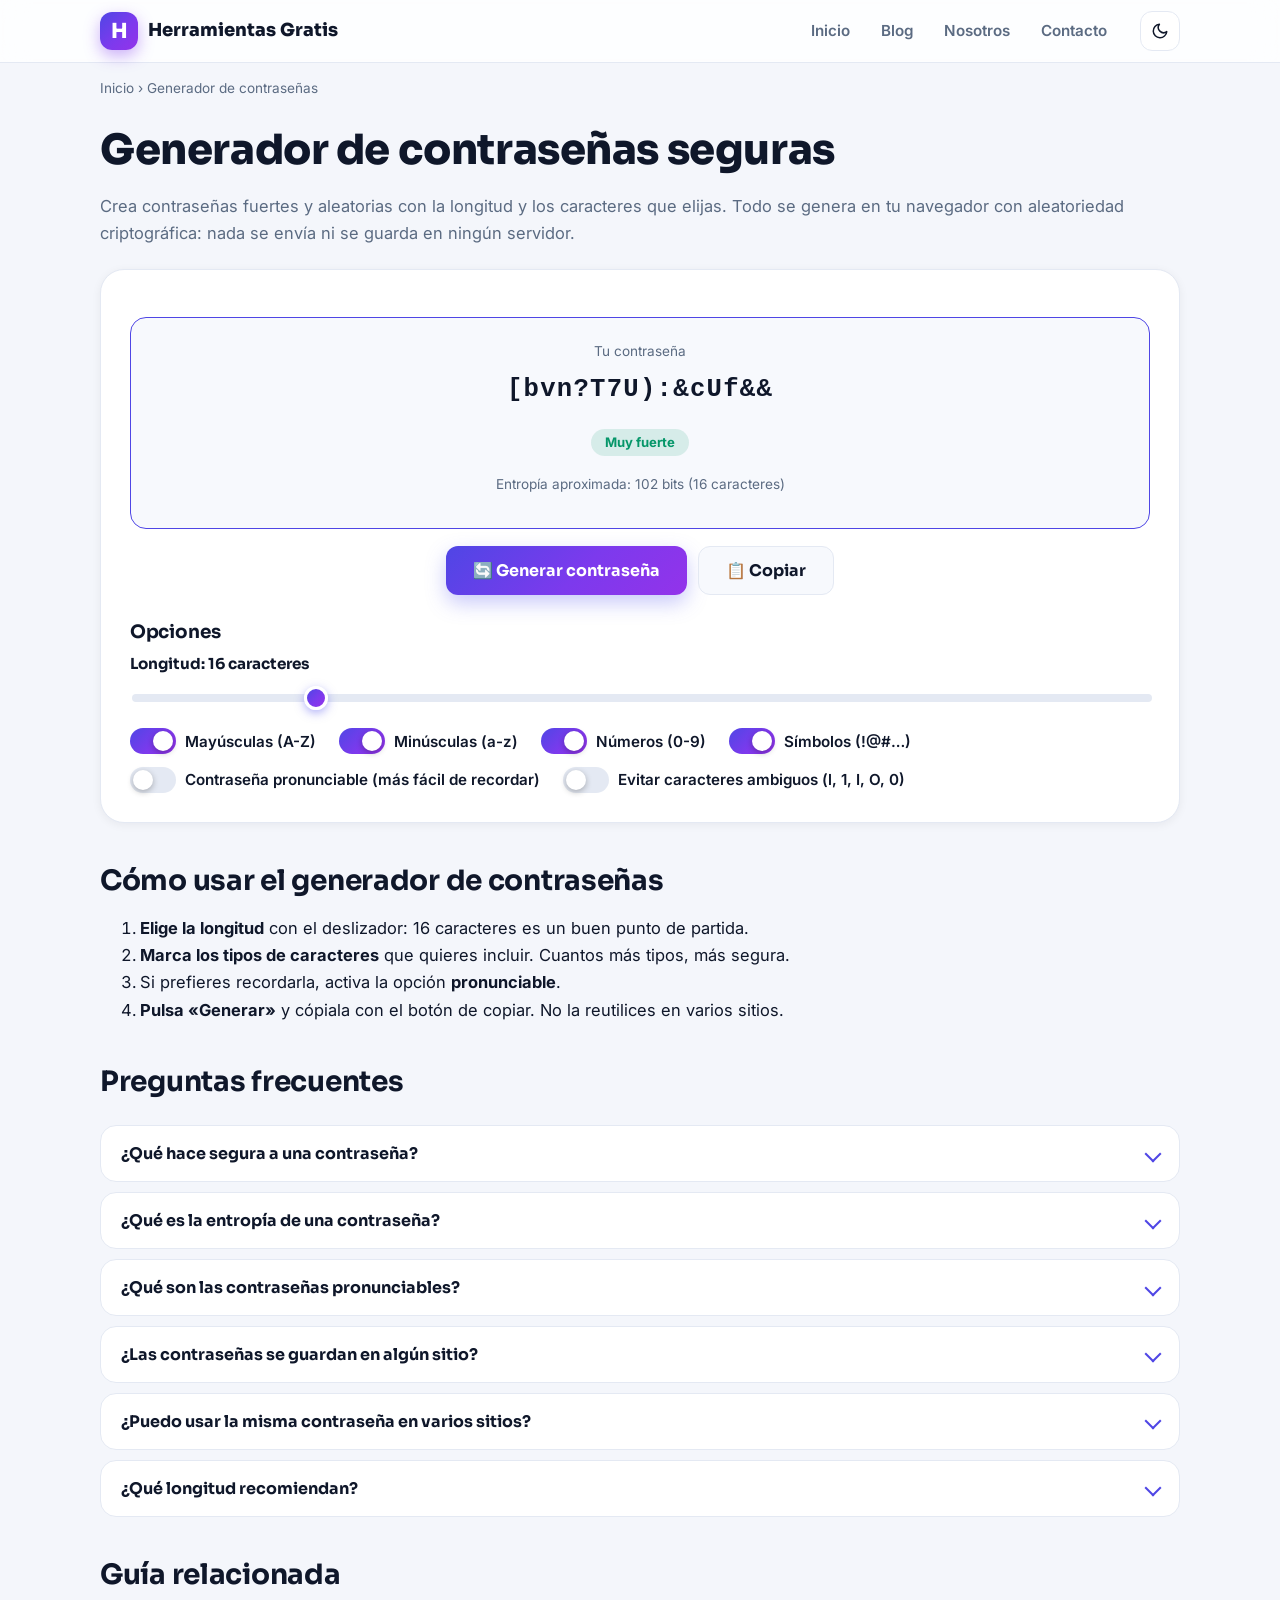
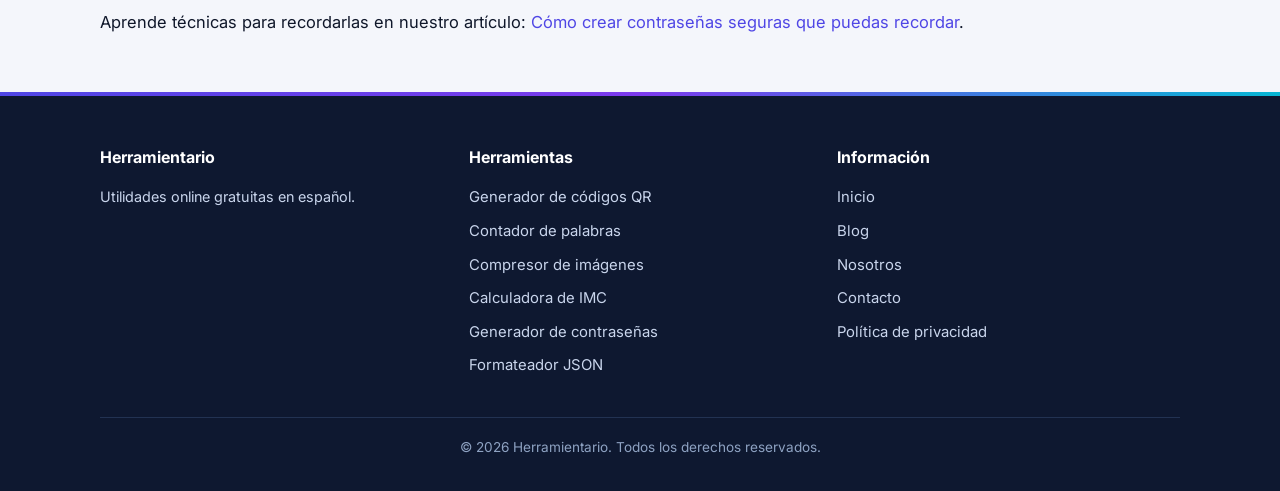
<file: generador-de-contrasenas.html>
<!DOCTYPE html>
<html lang="es">
<head>
<meta charset="UTF-8">
<meta name="viewport" content="width=device-width, initial-scale=1.0">
<title>Generador de contraseñas seguras gratis</title>
<meta name="description" content="Genera contraseñas fuertes y aleatorias a tu medida, con medidor de seguridad y opción pronunciable. Todo en tu navegador, sin registro.">
<link rel="canonical" href="https://herramientario.app/tools/generador-de-contrasenas.html">
<meta name="robots" content="index, follow">
<meta property="og:type" content="website">
<meta property="og:site_name" content="Herramientario">
<meta property="og:locale" content="es_ES">
<meta property="og:title" content="Generador de contraseñas seguras gratis">
<meta property="og:description" content="Genera contraseñas fuertes y aleatorias a tu medida, con medidor de seguridad y opción pronunciable. Todo en tu navegador, sin registro.">
<meta property="og:url" content="https://herramientario.app/tools/generador-de-contrasenas.html">
<meta property="og:image" content="https://herramientario.app/og-cover.png">
<meta property="og:image:width" content="1200">
<meta property="og:image:height" content="630">
<meta name="twitter:card" content="summary_large_image">
<meta name="twitter:title" content="Generador de contraseñas seguras gratis">
<meta name="twitter:description" content="Genera contraseñas fuertes y aleatorias a tu medida, con medidor de seguridad y opción pronunciable. Todo en tu navegador, sin registro.">
<meta name="twitter:image" content="https://herramientario.app/og-cover.png">
<link rel="preconnect" href="https://fonts.googleapis.com">
<link rel="preconnect" href="https://fonts.gstatic.com" crossorigin>
<link href="https://fonts.googleapis.com/css2?family=Inter:wght@400;500;600;700&family=Sora:wght@600;700;800&display=swap" rel="stylesheet">
<script>
/* Aplica el tema guardado antes del primer pintado (evita parpadeo) */
(function(){try{var t=localStorage.getItem("hg-theme");if(t==="dark"){document.documentElement.setAttribute("data-theme","dark");}}catch(e){}})();
</script>
<link rel="stylesheet" href="../assets/css/style.css">
<link rel="icon" href="/favicon.svg" type="image/svg+xml">
<link rel="apple-touch-icon" href="/favicon.svg">
<link rel="manifest" href="/site.webmanifest">
<meta name="theme-color" content="#4f46e5">
<script type="application/ld+json">
{
  "@context": "https://schema.org",
  "@type": "FAQPage",
  "mainEntity": [
    {"@type": "Question", "name": "¿Qué hace segura a una contraseña?", "acceptedAnswer": {"@type": "Answer", "text": "Dos cosas: longitud y aleatoriedad. Una contraseña de 16 caracteres aleatorios es inmensamente más segura que una palabra común con números. Mezclar mayúsculas, minúsculas, números y símbolos aumenta aún más su resistencia."}},
    {"@type": "Question", "name": "¿Qué es la entropía de una contraseña?", "acceptedAnswer": {"@type": "Answer", "text": "La entropía mide en bits cuántas combinaciones posibles tiene una contraseña. Más bits = más segura. Como referencia: 40 bits es débil, 60 bits es decente y 80+ bits es muy fuerte."}},
    {"@type": "Question", "name": "¿Qué son las contraseñas pronunciables?", "acceptedAnswer": {"@type": "Answer", "text": "Son contraseñas formadas por sílabas aleatorias que se pueden leer y recordar más fácilmente (por ejemplo «tarelofubexa»), manteniendo una buena seguridad si son lo bastante largas."}},
    {"@type": "Question", "name": "¿Las contraseñas generadas se guardan en algún sitio?", "acceptedAnswer": {"@type": "Answer", "text": "No. Se generan con aleatoriedad criptográfica en tu navegador y nunca se envían ni se almacenan en ningún servidor."}},
    {"@type": "Question", "name": "¿Puedo usar la misma contraseña en varios sitios?", "acceptedAnswer": {"@type": "Answer", "text": "No es recomendable. Si un sitio sufre una filtración, todas tus cuentas quedarían expuestas. Usa una contraseña única por sitio y guárdalas en un gestor de contraseñas."}},
    {"@type": "Question", "name": "¿Qué longitud de contraseña recomiendan?", "acceptedAnswer": {"@type": "Answer", "text": "Como mínimo 12 caracteres para cuentas normales y 16 o más para cuentas importantes (correo, banco, redes sociales). Cuanto más larga, mejor."}}
  ]
}
</script>
<script type="application/ld+json">
{
  "@context": "https://schema.org",
  "@type": "BreadcrumbList",
  "itemListElement": [
    {
      "@type": "ListItem",
      "position": 1,
      "name": "Inicio",
      "item": "https://herramientario.app/"
    },
    {
      "@type": "ListItem",
      "position": 2,
      "name": "Generador de contraseñas",
      "item": "https://herramientario.app/tools/generador-de-contrasenas.html"
    }
  ]
}
</script>
</head>
<body>

<header class="site-header">
  <div class="wrap">
    <a class="brand" href="../index.html"><span class="brand-badge">H</span> Herramientas&nbsp;Gratis</a>
    <nav class="main-nav" id="mainNav">
      <a href="../index.html" class="always">Inicio</a>
      <a href="../blog/index.html">Blog</a>
      <a href="../nosotros.html">Nosotros</a>
      <a href="../contacto.html">Contacto</a>
    </nav>
    <div class="header-actions">
      <button class="theme-toggle" id="themeToggle" type="button" aria-label="Cambiar a modo oscuro" title="Cambiar tema">
        <svg class="icon-moon" width="18" height="18" viewBox="0 0 24 24" fill="none" stroke="currentColor" stroke-width="2" stroke-linecap="round" stroke-linejoin="round"><path d="M21 12.8A9 9 0 1 1 11.2 3a7 7 0 0 0 9.8 9.8z"/></svg>
        <svg class="icon-sun" width="18" height="18" viewBox="0 0 24 24" fill="none" stroke="currentColor" stroke-width="2" stroke-linecap="round" stroke-linejoin="round"><circle cx="12" cy="12" r="4"/><path d="M12 2v2m0 16v2M4.9 4.9l1.4 1.4m11.4 11.4 1.4 1.4M2 12h2m16 0h2M4.9 19.1l1.4-1.4M17.7 6.3l1.4-1.4"/></svg>
      </button>
      <button class="nav-toggle" id="navToggle" type="button" aria-label="Abrir menú" aria-expanded="false" aria-controls="mainNav">
        <span></span><span></span><span></span>
      </button>
    </div>
  </div>
</header>

<div class="wrap">
  <nav class="breadcrumbs" aria-label="Ruta de navegación">
    <a href="../index.html">Inicio</a> › <span>Generador de contraseñas</span>
  </nav>

  <!-- ADSENSE SLOT: LEADERBOARD (under header) — REPLACE WITH YOUR ADSENSE CODE -->
  <div class="ad-slot">
    <ins class="adsbygoogle" style="display:block" data-ad-format="auto" data-full-width-responsive="true"></ins>
  </div>
</div>

<main class="wrap">
  <h1>Generador de contraseñas seguras</h1>
  <p class="muted">Crea contraseñas fuertes y aleatorias con la longitud y los caracteres que elijas. Todo se genera en tu navegador con aleatoriedad criptográfica: nada se envía ni se guarda en ningún servidor.</p>

  <div class="card">
    <div class="result-box center" style="border-style:solid">
      <p class="muted" style="margin:.2rem 0;font-size:.85rem">Tu contraseña</p>
      <p id="pw-output" style="font-size:1.6rem;font-weight:800;font-family:ui-monospace,Menlo,Consolas,monospace;letter-spacing:.05em;margin:.4rem 0;overflow-wrap:anywhere">••••••••</p>
      <p><span class="pill" id="pw-strength">Pulsa «Generar»</span></p>
      <p class="muted" style="font-size:.85rem" id="pw-entropy"></p>
    </div>
    <div class="btn-row" style="justify-content:center">
      <button class="btn" id="btn-generate">🔄 Generar contraseña</button>
      <button class="btn secondary" id="btn-copy">📋 Copiar</button>
    </div>

    <h3>Opciones</h3>
    <div class="field">
      <label for="pw-length">Longitud: <span id="pw-length-label">16</span> caracteres</label>
      <input type="range" id="pw-length" min="6" max="64" value="16">
    </div>
    <div class="switches">
      <label class="switch"><input type="checkbox" id="opt-upper" checked> Mayúsculas (A-Z)</label>
      <label class="switch"><input type="checkbox" id="opt-lower" checked> Minúsculas (a-z)</label>
      <label class="switch"><input type="checkbox" id="opt-digits" checked> Números (0-9)</label>
      <label class="switch"><input type="checkbox" id="opt-symbols" checked> Símbolos (!@#…)</label>
    </div>
    <div class="switches" style="margin-top:.8rem">
      <label class="switch"><input type="checkbox" id="opt-pronounceable"> Contraseña pronunciable (más fácil de recordar)</label>
      <label class="switch"><input type="checkbox" id="opt-noamb"> Evitar caracteres ambiguos (l, 1, I, O, 0)</label>
    </div>
  </div>

  <!-- ADSENSE SLOT: IN-ARTICLE — REPLACE WITH YOUR ADSENSE CODE -->
  <div class="ad-slot">
    <ins class="adsbygoogle" style="display:block" data-ad-format="auto" data-full-width-responsive="true"></ins>
  </div>

  <section>
    <h2>Cómo usar el generador de contraseñas</h2>
    <ol>
      <li><strong>Elige la longitud</strong> con el deslizador: 16 caracteres es un buen punto de partida.</li>
      <li><strong>Marca los tipos de caracteres</strong> que quieres incluir. Cuantos más tipos, más segura.</li>
      <li>Si prefieres recordarla, activa la opción <strong>pronunciable</strong>.</li>
      <li><strong>Pulsa «Generar»</strong> y cópiala con el botón de copiar. No la reutilices en varios sitios.</li>
    </ol>
  </section>

  <section>
    <h2>Preguntas frecuentes</h2>
    <div class="faq">
      <div class="faq-item"><button class="faq-q">¿Qué hace segura a una contraseña?</button><div class="faq-a"><p>Longitud y aleatoriedad. Una contraseña aleatoria de 16 caracteres es muchísimo más segura que una palabra común con números. Mezclar mayúsculas, minúsculas, números y símbolos la refuerza aún más.</p></div></div>
      <div class="faq-item"><button class="faq-q">¿Qué es la entropía de una contraseña?</button><div class="faq-a"><p>Mide en bits cuántas combinaciones posibles tiene. Más bits, más segura: 40 bits es débil, 60 bits es decente y 80+ bits es muy fuerte.</p></div></div>
      <div class="faq-item"><button class="faq-q">¿Qué son las contraseñas pronunciables?</button><div class="faq-a"><p>Contraseñas formadas por sílabas aleatorias que se pueden leer y recordar mejor (por ejemplo «tare-lofu-bexa»), manteniendo buena seguridad si son lo bastante largas.</p></div></div>
      <div class="faq-item"><button class="faq-q">¿Las contraseñas se guardan en algún sitio?</button><div class="faq-a"><p>No. Se generan en tu navegador con aleatoriedad criptográfica y nunca se envían ni se almacenan en ningún servidor.</p></div></div>
      <div class="faq-item"><button class="faq-q">¿Puedo usar la misma contraseña en varios sitios?</button><div class="faq-a"><p>No es recomendable: si un sitio sufre una filtración, todas tus cuentas quedarían expuestas. Usa una única por sitio y guárdalas en un gestor de contraseñas.</p></div></div>
      <div class="faq-item"><button class="faq-q">¿Qué longitud recomiendan?</button><div class="faq-a"><p>Como mínimo 12 caracteres para cuentas normales y 16 o más para cuentas importantes (correo, banco, redes sociales).</p></div></div>
    </div>
  </section>

  <section>
    <h2>Guía relacionada</h2>
    <p>Aprende técnicas para recordarlas en nuestro artículo: <a href="../blog/como-crear-contrasenas-seguras-que-puedas-recordar.html">Cómo crear contraseñas seguras que puedas recordar</a>.</p>
  </section>

  <!-- ADSENSE SLOT: FOOTER — REPLACE WITH YOUR ADSENSE CODE -->
  <div class="ad-slot">
    <ins class="adsbygoogle" style="display:block" data-ad-format="auto" data-full-width-responsive="true"></ins>
  </div>
</main>

<footer class="site-footer">
  <div class="wrap">
    <div class="footer-grid">
      <div><h4>Herramientario</h4><p style="font-size:.9rem">Utilidades online gratuitas en español.</p></div>
      <div><h4>Herramientas</h4><ul>
        <li><a href="generador-de-codigos-qr.html">Generador de códigos QR</a></li>
        <li><a href="contador-de-palabras.html">Contador de palabras</a></li>
        <li><a href="compresor-de-imagenes.html">Compresor de imágenes</a></li>
        <li><a href="calculadora-de-imc.html">Calculadora de IMC</a></li>
        <li><a href="generador-de-contrasenas.html">Generador de contraseñas</a></li>
        <li><a href="formateador-json.html">Formateador JSON</a></li>
      </ul></div>
      <div><h4>Información</h4><ul>
        <li><a href="../index.html">Inicio</a></li>
        <li><a href="../blog/index.html">Blog</a></li>
        <li><a href="../nosotros.html">Nosotros</a></li>
        <li><a href="../contacto.html">Contacto</a></li>
        <li><a href="../privacidad.html">Política de privacidad</a></li>
      </ul></div>
    </div>
    <p class="copyright">© <span data-year>2026</span> Herramientario. Todos los derechos reservados.</p>
  </div>
</footer>

<script src="../assets/js/main.js"></script>
<script>
(function(){
  "use strict";
  var output = document.getElementById("pw-output");
  var strengthEl = document.getElementById("pw-strength");
  var entropyEl = document.getElementById("pw-entropy");
  var current = "";

  var AMBIGUOUS = "l1IO0";
  var UPPER = "ABCDEFGHJKLMNPQRSTUVWXYZ";
  var LOWER = "abcdefghijkmnpqrstuvwxyz";
  var DIGITS = "23456789";
  var SYMBOLS = "!@#$%^&*()-_=+[]{};:,.<>?/";

  function secureRand(n){
    var arr = new Uint32Array(n);
    (window.crypto || window.msCrypto).getRandomValues(arr);
    return arr;
  }

  function pickFrom(set){
    var r = secureRand(1)[0];
    return set[r % set.length];
  }

  function buildCharset(){
    var set = "";
    if(document.getElementById("opt-upper").checked) set += UPPER;
    if(document.getElementById("opt-lower").checked) set += LOWER;
    if(document.getElementById("opt-digits").checked) set += DIGITS;
    if(document.getElementById("opt-symbols").checked) set += SYMBOLS;
    if(document.getElementById("opt-noamb").checked){
      set = set.split("").filter(function(c){ return AMBIGUOUS.indexOf(c) === -1; }).join("");
    }
    return set;
  }

  function genPronounceable(len){
    var cons = "bcdfghjklmnpqrstvwxyz", vow = "aeiou";
    var s = "", useCons = secureRand(1)[0] % 2 === 0;
    while(s.length < len){
      s += pickFrom(useCons ? cons : vow);
      useCons = !useCons;
      if(secureRand(1)[0] % 7 === 0 && s.length < len - 1) s += pickFrom("23456789");
    }
    return s.slice(0, len);
  }

  function generate(){
    var len = parseInt(document.getElementById("pw-length").value, 10);
    document.getElementById("pw-length-label").textContent = len;
    var pw, entropy;
    if(document.getElementById("opt-pronounceable").checked){
      pw = genPronounceable(len);
      entropy = Math.round(len * Math.log2(26)); // aproximación
    } else {
      var set = buildCharset();
      if(!set){ flash("Selecciona al menos un tipo de caracteres."); return; }
      var r = secureRand(len), chars = [];
      for(var i = 0; i < len; i++) chars.push(set[r[i] % set.length]);
      pw = chars.join("");
      entropy = Math.round(len * Math.log2(set.length));
    }
    current = pw;
    output.textContent = pw;
    var label, color;
    if(entropy < 40){ label = "Débil"; color = "#dc2626"; }
    else if(entropy < 60){ label = "Aceptable"; color = "#d97706"; }
    else if(entropy < 80){ label = "Fuerte"; color = "#059669"; }
    else { label = "Muy fuerte"; color = "#059669"; }
    strengthEl.textContent = label;
    strengthEl.style.background = color + "22";
    strengthEl.style.color = color;
    entropyEl.textContent = "Entropía aproximada: " + entropy + " bits (" + len + " caracteres)";
  }

  document.getElementById("pw-length").addEventListener("input", function(){
    document.getElementById("pw-length-label").textContent = this.value;
  });
  document.getElementById("btn-generate").addEventListener("click", generate);
  document.getElementById("btn-copy").addEventListener("click", function(){
    if(!current){ flash("Primero genera una contraseña."); return; }
    copyText(current, "Contraseña copiada. Guárdala en un lugar seguro.");
  });
  generate();
})();
</script>
</body>
</html>
</file>
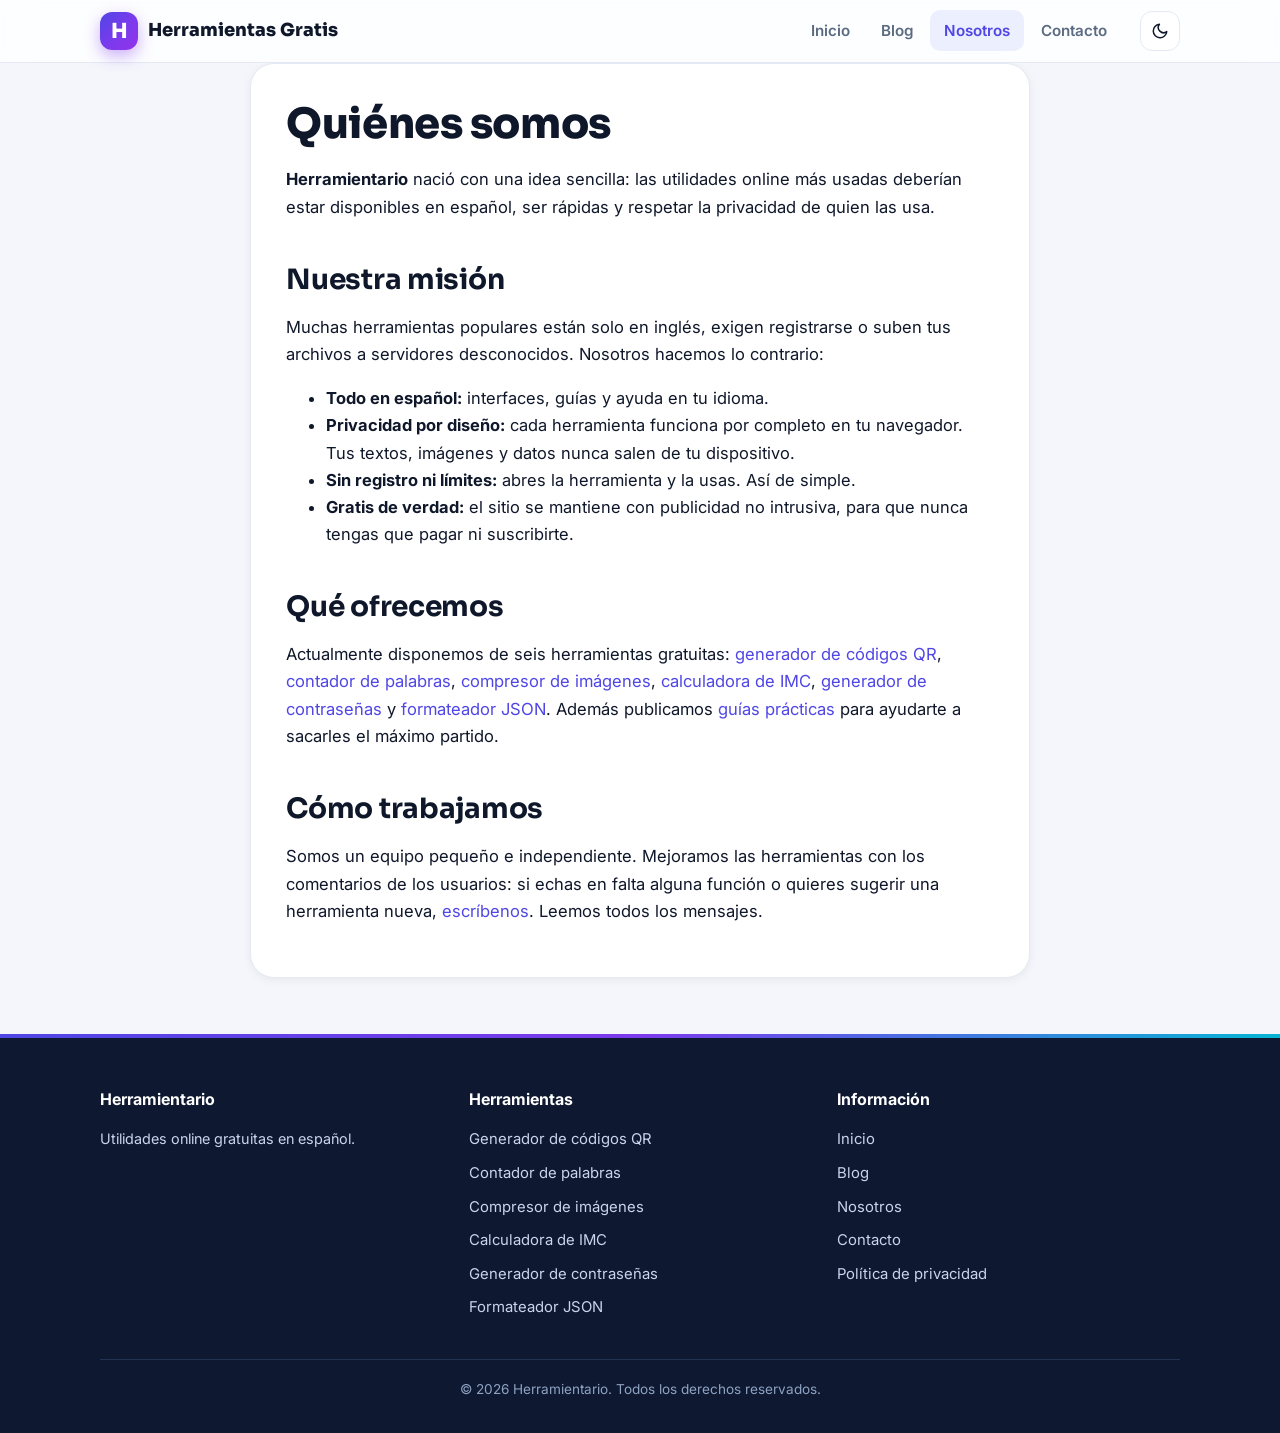
<file: nosotros.html>
<!DOCTYPE html>
<html lang="es">
<head>
<meta charset="UTF-8">
<meta name="viewport" content="width=device-width, initial-scale=1.0">
<title>Quiénes somos | Herramientario</title>
<meta name="description" content="Conoce Herramientario: utilidades online gratuitas en español, rápidas, privadas y sin registro. Nuestra misión y cómo trabajamos.">
<link rel="canonical" href="https://herramientario.app/nosotros.html">
<meta name="robots" content="index, follow">
<meta property="og:type" content="website">
<meta property="og:site_name" content="Herramientario">
<meta property="og:locale" content="es_ES">
<meta property="og:title" content="Quiénes somos | Herramientario">
<meta property="og:description" content="Conoce Herramientario: utilidades online gratuitas en español, rápidas, privadas y sin registro. Nuestra misión y cómo trabajamos.">
<meta property="og:url" content="https://herramientario.app/nosotros.html">
<meta property="og:image" content="https://herramientario.app/og-cover.png">
<meta property="og:image:width" content="1200">
<meta property="og:image:height" content="630">
<meta name="twitter:card" content="summary_large_image">
<meta name="twitter:title" content="Quiénes somos | Herramientario">
<meta name="twitter:description" content="Conoce Herramientario: utilidades online gratuitas en español, rápidas, privadas y sin registro. Nuestra misión y cómo trabajamos.">
<meta name="twitter:image" content="https://herramientario.app/og-cover.png">
<link rel="preconnect" href="https://fonts.googleapis.com">
<link rel="preconnect" href="https://fonts.gstatic.com" crossorigin>
<link href="https://fonts.googleapis.com/css2?family=Inter:wght@400;500;600;700&family=Sora:wght@600;700;800&display=swap" rel="stylesheet">
<script>
/* Aplica el tema guardado antes del primer pintado (evita parpadeo) */
(function(){try{var t=localStorage.getItem("hg-theme");if(t==="dark"){document.documentElement.setAttribute("data-theme","dark");}}catch(e){}})();
</script>
<link rel="stylesheet" href="assets/css/style.css">
<link rel="icon" href="/favicon.svg" type="image/svg+xml">
<link rel="apple-touch-icon" href="/favicon.svg">
<link rel="manifest" href="/site.webmanifest">
<meta name="theme-color" content="#4f46e5">
</head>
<body>

<header class="site-header">
  <div class="wrap">
    <a class="brand" href="index.html"><span class="brand-badge">H</span> Herramientas&nbsp;Gratis</a>
    <nav class="main-nav" id="mainNav">
      <a href="index.html" class="always">Inicio</a>
      <a href="blog/index.html">Blog</a>
      <a href="nosotros.html" class="active">Nosotros</a>
      <a href="contacto.html">Contacto</a>
    </nav>
    <div class="header-actions">
      <button class="theme-toggle" id="themeToggle" type="button" aria-label="Cambiar a modo oscuro" title="Cambiar tema">
        <svg class="icon-moon" width="18" height="18" viewBox="0 0 24 24" fill="none" stroke="currentColor" stroke-width="2" stroke-linecap="round" stroke-linejoin="round"><path d="M21 12.8A9 9 0 1 1 11.2 3a7 7 0 0 0 9.8 9.8z"/></svg>
        <svg class="icon-sun" width="18" height="18" viewBox="0 0 24 24" fill="none" stroke="currentColor" stroke-width="2" stroke-linecap="round" stroke-linejoin="round"><circle cx="12" cy="12" r="4"/><path d="M12 2v2m0 16v2M4.9 4.9l1.4 1.4m11.4 11.4 1.4 1.4M2 12h2m16 0h2M4.9 19.1l1.4-1.4M17.7 6.3l1.4-1.4"/></svg>
      </button>
      <button class="nav-toggle" id="navToggle" type="button" aria-label="Abrir menú" aria-expanded="false" aria-controls="mainNav">
        <span></span><span></span><span></span>
      </button>
    </div>
  </div>
</header>

<main class="wrap">
  <article class="article">
    <h1>Quiénes somos</h1>
    <p><strong>Herramientario</strong> nació con una idea sencilla: las utilidades online más usadas deberían estar disponibles en español, ser rápidas y respetar la privacidad de quien las usa.</p>

    <h2>Nuestra misión</h2>
    <p>Muchas herramientas populares están solo en inglés, exigen registrarse o suben tus archivos a servidores desconocidos. Nosotros hacemos lo contrario:</p>
    <ul>
      <li><strong>Todo en español:</strong> interfaces, guías y ayuda en tu idioma.</li>
      <li><strong>Privacidad por diseño:</strong> cada herramienta funciona por completo en tu navegador. Tus textos, imágenes y datos nunca salen de tu dispositivo.</li>
      <li><strong>Sin registro ni límites:</strong> abres la herramienta y la usas. Así de simple.</li>
      <li><strong>Gratis de verdad:</strong> el sitio se mantiene con publicidad no intrusiva, para que nunca tengas que pagar ni suscribirte.</li>
    </ul>

    <h2>Qué ofrecemos</h2>
    <p>Actualmente disponemos de seis herramientas gratuitas: <a href="tools/generador-de-codigos-qr.html">generador de códigos QR</a>, <a href="tools/contador-de-palabras.html">contador de palabras</a>, <a href="tools/compresor-de-imagenes.html">compresor de imágenes</a>, <a href="tools/calculadora-de-imc.html">calculadora de IMC</a>, <a href="tools/generador-de-contrasenas.html">generador de contraseñas</a> y <a href="tools/formateador-json.html">formateador JSON</a>. Además publicamos <a href="blog/index.html">guías prácticas</a> para ayudarte a sacarles el máximo partido.</p>

    <h2>Cómo trabajamos</h2>
    <p>Somos un equipo pequeño e independiente. Mejoramos las herramientas con los comentarios de los usuarios: si echas en falta alguna función o quieres sugerir una herramienta nueva, <a href="contacto.html">escríbenos</a>. Leemos todos los mensajes.</p>
  </article>
</main>

<footer class="site-footer">
  <div class="wrap">
    <div class="footer-grid">
      <div><h4>Herramientario</h4><p style="font-size:.9rem">Utilidades online gratuitas en español.</p></div>
      <div><h4>Herramientas</h4><ul>
        <li><a href="tools/generador-de-codigos-qr.html">Generador de códigos QR</a></li>
        <li><a href="tools/contador-de-palabras.html">Contador de palabras</a></li>
        <li><a href="tools/compresor-de-imagenes.html">Compresor de imágenes</a></li>
        <li><a href="tools/calculadora-de-imc.html">Calculadora de IMC</a></li>
        <li><a href="tools/generador-de-contrasenas.html">Generador de contraseñas</a></li>
        <li><a href="tools/formateador-json.html">Formateador JSON</a></li>
      </ul></div>
      <div><h4>Información</h4><ul>
        <li><a href="index.html">Inicio</a></li>
        <li><a href="blog/index.html">Blog</a></li>
        <li><a href="nosotros.html">Nosotros</a></li>
        <li><a href="contacto.html">Contacto</a></li>
        <li><a href="privacidad.html">Política de privacidad</a></li>
      </ul></div>
    </div>
    <p class="copyright">© <span data-year>2026</span> Herramientario. Todos los derechos reservados.</p>
  </div>
</footer>

<script src="assets/js/main.js"></script>
</body>
</html>
</file>
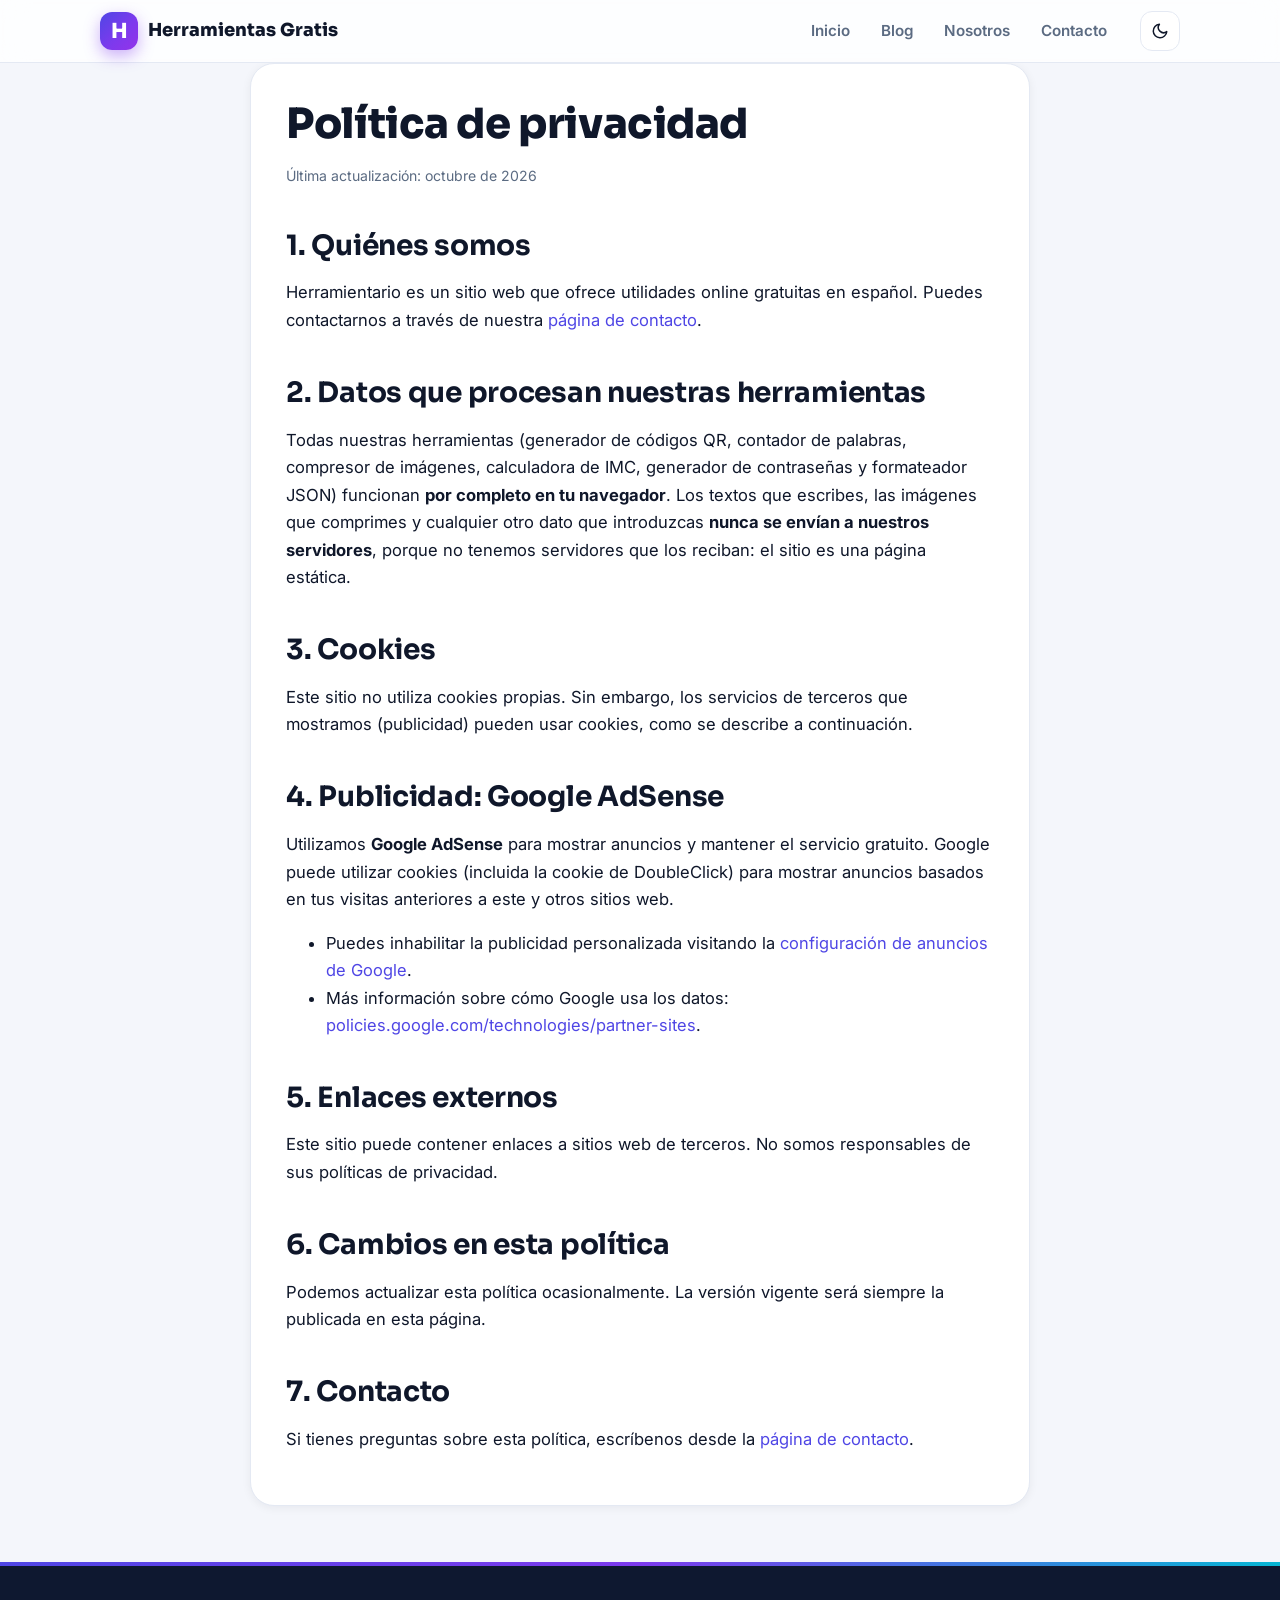
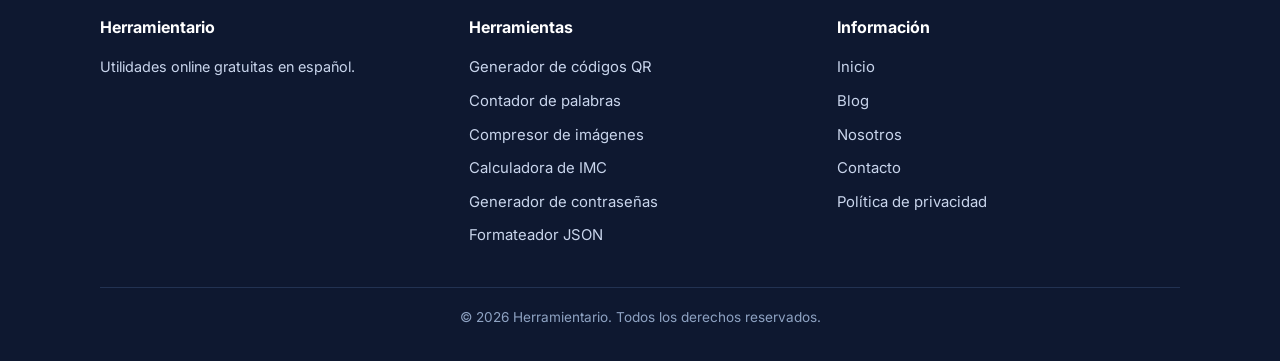
<file: privacidad.html>
<!DOCTYPE html>
<html lang="es">
<head>
<meta charset="UTF-8">
<meta name="viewport" content="width=device-width, initial-scale=1.0">
<title>Política de privacidad | Herramientario</title>
<meta name="description" content="Política de privacidad de Herramientario: qué datos recogemos, uso de cookies y publicidad de Google AdSense.">
<link rel="canonical" href="https://herramientario.app/privacidad.html">
<meta name="robots" content="index, follow">
<meta property="og:type" content="website">
<meta property="og:site_name" content="Herramientario">
<meta property="og:locale" content="es_ES">
<meta property="og:title" content="Política de privacidad | Herramientario">
<meta property="og:description" content="Política de privacidad de Herramientario: qué datos recogemos, uso de cookies y publicidad de Google AdSense.">
<meta property="og:url" content="https://herramientario.app/privacidad.html">
<meta property="og:image" content="https://herramientario.app/og-cover.png">
<meta property="og:image:width" content="1200">
<meta property="og:image:height" content="630">
<meta name="twitter:card" content="summary_large_image">
<meta name="twitter:title" content="Política de privacidad | Herramientario">
<meta name="twitter:description" content="Política de privacidad de Herramientario: qué datos recogemos, uso de cookies y publicidad de Google AdSense.">
<meta name="twitter:image" content="https://herramientario.app/og-cover.png">
<link rel="preconnect" href="https://fonts.googleapis.com">
<link rel="preconnect" href="https://fonts.gstatic.com" crossorigin>
<link href="https://fonts.googleapis.com/css2?family=Inter:wght@400;500;600;700&family=Sora:wght@600;700;800&display=swap" rel="stylesheet">
<script>
/* Aplica el tema guardado antes del primer pintado (evita parpadeo) */
(function(){try{var t=localStorage.getItem("hg-theme");if(t==="dark"){document.documentElement.setAttribute("data-theme","dark");}}catch(e){}})();
</script>
<link rel="stylesheet" href="assets/css/style.css">
<link rel="icon" href="/favicon.svg" type="image/svg+xml">
<link rel="apple-touch-icon" href="/favicon.svg">
<link rel="manifest" href="/site.webmanifest">
<meta name="theme-color" content="#4f46e5">
</head>
<body>

<header class="site-header">
  <div class="wrap">
    <a class="brand" href="index.html"><span class="brand-badge">H</span> Herramientas&nbsp;Gratis</a>
    <nav class="main-nav" id="mainNav">
      <a href="index.html" class="always">Inicio</a>
      <a href="blog/index.html">Blog</a>
      <a href="nosotros.html">Nosotros</a>
      <a href="contacto.html">Contacto</a>
    </nav>
    <div class="header-actions">
      <button class="theme-toggle" id="themeToggle" type="button" aria-label="Cambiar a modo oscuro" title="Cambiar tema">
        <svg class="icon-moon" width="18" height="18" viewBox="0 0 24 24" fill="none" stroke="currentColor" stroke-width="2" stroke-linecap="round" stroke-linejoin="round"><path d="M21 12.8A9 9 0 1 1 11.2 3a7 7 0 0 0 9.8 9.8z"/></svg>
        <svg class="icon-sun" width="18" height="18" viewBox="0 0 24 24" fill="none" stroke="currentColor" stroke-width="2" stroke-linecap="round" stroke-linejoin="round"><circle cx="12" cy="12" r="4"/><path d="M12 2v2m0 16v2M4.9 4.9l1.4 1.4m11.4 11.4 1.4 1.4M2 12h2m16 0h2M4.9 19.1l1.4-1.4M17.7 6.3l1.4-1.4"/></svg>
      </button>
      <button class="nav-toggle" id="navToggle" type="button" aria-label="Abrir menú" aria-expanded="false" aria-controls="mainNav">
        <span></span><span></span><span></span>
      </button>
    </div>
  </div>
</header>

<main class="wrap">
  <article class="article">
    <h1>Política de privacidad</h1>
    <p class="meta">Última actualización: octubre de 2026</p>

    <h2>1. Quiénes somos</h2>
    <p>Herramientario es un sitio web que ofrece utilidades online gratuitas en español. Puedes contactarnos a través de nuestra <a href="contacto.html">página de contacto</a>.</p>

    <h2>2. Datos que procesan nuestras herramientas</h2>
    <p>Todas nuestras herramientas (generador de códigos QR, contador de palabras, compresor de imágenes, calculadora de IMC, generador de contraseñas y formateador JSON) funcionan <strong>por completo en tu navegador</strong>. Los textos que escribes, las imágenes que comprimes y cualquier otro dato que introduzcas <strong>nunca se envían a nuestros servidores</strong>, porque no tenemos servidores que los reciban: el sitio es una página estática.</p>

    <h2>3. Cookies</h2>
    <p>Este sitio no utiliza cookies propias. Sin embargo, los servicios de terceros que mostramos (publicidad) pueden usar cookies, como se describe a continuación.</p>

    <h2>4. Publicidad: Google AdSense</h2>
    <p>Utilizamos <strong>Google AdSense</strong> para mostrar anuncios y mantener el servicio gratuito. Google puede utilizar cookies (incluida la cookie de DoubleClick) para mostrar anuncios basados en tus visitas anteriores a este y otros sitios web.</p>
    <ul>
      <li>Puedes inhabilitar la publicidad personalizada visitando la <a href="https://www.google.com/settings/ads" rel="noopener" target="_blank">configuración de anuncios de Google</a>.</li>
      <li>Más información sobre cómo Google usa los datos: <a href="https://policies.google.com/technologies/partner-sites" rel="noopener" target="_blank">policies.google.com/technologies/partner-sites</a>.</li>
    </ul>

    <h2>5. Enlaces externos</h2>
    <p>Este sitio puede contener enlaces a sitios web de terceros. No somos responsables de sus políticas de privacidad.</p>

    <h2>6. Cambios en esta política</h2>
    <p>Podemos actualizar esta política ocasionalmente. La versión vigente será siempre la publicada en esta página.</p>

    <h2>7. Contacto</h2>
    <p>Si tienes preguntas sobre esta política, escríbenos desde la <a href="contacto.html">página de contacto</a>.</p>
  </article>
</main>

<footer class="site-footer">
  <div class="wrap">
    <div class="footer-grid">
      <div><h4>Herramientario</h4><p style="font-size:.9rem">Utilidades online gratuitas en español.</p></div>
      <div><h4>Herramientas</h4><ul>
        <li><a href="tools/generador-de-codigos-qr.html">Generador de códigos QR</a></li>
        <li><a href="tools/contador-de-palabras.html">Contador de palabras</a></li>
        <li><a href="tools/compresor-de-imagenes.html">Compresor de imágenes</a></li>
        <li><a href="tools/calculadora-de-imc.html">Calculadora de IMC</a></li>
        <li><a href="tools/generador-de-contrasenas.html">Generador de contraseñas</a></li>
        <li><a href="tools/formateador-json.html">Formateador JSON</a></li>
      </ul></div>
      <div><h4>Información</h4><ul>
        <li><a href="index.html">Inicio</a></li>
        <li><a href="blog/index.html">Blog</a></li>
        <li><a href="nosotros.html">Nosotros</a></li>
        <li><a href="contacto.html">Contacto</a></li>
        <li><a href="privacidad.html">Política de privacidad</a></li>
      </ul></div>
    </div>
    <p class="copyright">© <span data-year>2026</span> Herramientario. Todos los derechos reservados.</p>
  </div>
</footer>

<script src="assets/js/main.js"></script>
</body>
</html>
</file>
<file: assets/css/style.css>
/* ============================================================
   HERRAMIENTAS GRATIS — Design system v2
   Premium, rápido, mobile-first. Sin frameworks.
   Temas claro/oscuro con variables CSS (data-theme="dark").
   ============================================================ */

/* ---------- Tokens ---------- */
:root{
  --font-body:"Inter",system-ui,-apple-system,"Segoe UI",Roboto,"Helvetica Neue",Arial,sans-serif;
  --font-display:"Sora","Inter",system-ui,sans-serif;

  --bg:#f4f6fb;
  --surface:#ffffff;
  --surface-2:#f7f9fd;
  --ink:#0f172a;
  --muted:#5b6b82;
  --line:#e4e9f3;

  --brand:#4f46e5;
  --brand-2:#7c3aed;
  --brand-soft:#eceffe;
  --grad:linear-gradient(135deg,#4f46e5 0%,#7c3aed 55%,#9333ea 100%);
  --focus-ring:rgba(79,70,229,.16);

  --tile-a:#eef0fe;
  --tile-b:#f6e9ff;

  --header-bg:rgba(255,255,255,.82);
  --footer-bg:#0e1830;
  --footer-ink:#c9d5ec;
  --footer-muted:#8ea2c2;
  --footer-line:#223252;

  --radius-s:10px;
  --radius:16px;
  --radius-l:24px;
  --shadow-s:0 2px 10px rgba(15,23,42,.06);
  --shadow:0 10px 30px rgba(79,70,229,.12);
  --shadow-lg:0 20px 55px rgba(79,70,229,.20);
  --maxw:1120px;

  color-scheme:light;
}
[data-theme="dark"]{
  --bg:#090e1d;
  --surface:#101830;
  --surface-2:#0c1327;
  --ink:#e9eefb;
  --muted:#97a3c2;
  --line:#1e2a4a;

  --brand:#818cf8;
  --brand-2:#a78bfa;
  --brand-soft:rgba(129,140,248,.14);
  --focus-ring:rgba(129,140,248,.25);

  --tile-a:rgba(129,140,248,.18);
  --tile-b:rgba(167,139,250,.18);

  --header-bg:rgba(9,14,29,.82);
  --footer-bg:#070c18;
  --footer-ink:#aebad6;
  --footer-muted:#6f7e9f;
  --footer-line:#18233d;

  --shadow-s:0 2px 10px rgba(0,0,0,.45);
  --shadow:0 10px 30px rgba(0,0,0,.5);
  --shadow-lg:0 20px 55px rgba(0,0,0,.6);

  color-scheme:dark;
}

/* ---------- Base ---------- */
*{box-sizing:border-box}
html{scroll-behavior:smooth}
body{
  margin:0;
  font-family:var(--font-body);
  color:var(--ink);
  background:var(--bg);
  line-height:1.65;
  font-size:16.5px;
  -webkit-font-smoothing:antialiased;
  transition:background .25s ease,color .25s ease;
}
img{max-width:100%;height:auto}
a{color:var(--brand);text-decoration:none}
a:hover{text-decoration:underline}
h1,h2,h3{line-height:1.22;color:var(--ink);font-family:var(--font-display);letter-spacing:-.01em}
h1{font-size:clamp(1.75rem,4.2vw,2.6rem);margin:0 0 .7rem;font-weight:800}
h2{font-size:clamp(1.35rem,3vw,1.75rem);margin:2.6rem 0 .9rem;font-weight:700}
h3{font-size:1.15rem;margin:1.6rem 0 .5rem;font-weight:700}
::selection{background:var(--brand);color:#fff}
:focus-visible{outline:3px solid var(--focus-ring);outline-offset:2px;border-radius:6px}

/* ---------- Layout ---------- */
.wrap{max-width:var(--maxw);margin:0 auto;padding:0 1.25rem}
main{padding:1.25rem 0 3.5rem}

/* ---------- Header ---------- */
.site-header{
  background:var(--header-bg);
  -webkit-backdrop-filter:blur(14px);backdrop-filter:blur(14px);
  border-bottom:1px solid var(--line);
  position:sticky;top:0;z-index:50;
}
.site-header .wrap{position:relative;display:flex;align-items:center;gap:.8rem;padding-top:.65rem;padding-bottom:.65rem}
.brand{display:flex;align-items:center;gap:.6rem;font-family:var(--font-display);font-weight:800;font-size:1.12rem;color:var(--ink);margin-right:auto}
.brand:hover{text-decoration:none}
.brand-badge{
  width:38px;height:38px;border-radius:12px;flex-shrink:0;
  background:var(--grad);
  display:inline-flex;align-items:center;justify-content:center;
  color:#fff;font-size:1.3rem;font-weight:800;
  box-shadow:0 6px 16px rgba(124,58,237,.4);
}
.main-nav{display:flex;gap:.25rem;font-size:.95rem;font-weight:600}
.main-nav a{color:var(--muted);padding:.5rem .85rem;border-radius:10px;transition:background .15s,color .15s}
.main-nav a:hover{color:var(--brand);background:var(--brand-soft);text-decoration:none}
.main-nav a.active{color:var(--brand);background:var(--brand-soft)}

.header-actions{display:flex;align-items:center;gap:.55rem;margin-left:.4rem}
.theme-toggle,.nav-toggle{
  width:40px;height:40px;border-radius:12px;border:1px solid var(--line);
  background:var(--surface);color:var(--ink);cursor:pointer;
  display:inline-flex;align-items:center;justify-content:center;
  transition:transform .15s,box-shadow .15s,border-color .15s;
}
.theme-toggle:hover,.nav-toggle:hover{transform:translateY(-1px);box-shadow:var(--shadow-s);border-color:var(--brand)}
.theme-toggle .icon-sun{display:none}
[data-theme="dark"] .theme-toggle .icon-sun{display:block}
[data-theme="dark"] .theme-toggle .icon-moon{display:none}
.nav-toggle{display:none;flex-direction:column;gap:5px}
.nav-toggle span{display:block;width:18px;height:2px;border-radius:2px;background:currentColor;transition:transform .2s,opacity .2s}
.nav-toggle[aria-expanded="true"] span:nth-child(1){transform:translateY(7px) rotate(45deg)}
.nav-toggle[aria-expanded="true"] span:nth-child(2){opacity:0}
.nav-toggle[aria-expanded="true"] span:nth-child(3){transform:translateY(-7px) rotate(-45deg)}

@media(max-width:760px){
  .brand{font-size:1rem}
  .main-nav{
    display:none;position:absolute;top:calc(100% + 8px);left:1rem;right:1rem;
    flex-direction:column;gap:.15rem;background:var(--surface);
    border:1px solid var(--line);border-radius:var(--radius);
    padding:.6rem;box-shadow:var(--shadow-lg);
  }
  .main-nav.open{display:flex;animation:menuIn .22s ease}
  .main-nav a{padding:.75rem 1rem;font-size:1rem}
  .nav-toggle{display:inline-flex}
}
@keyframes menuIn{from{opacity:0;transform:translateY(-8px)}to{opacity:1;transform:none}}

/* ---------- Hero ---------- */
.hero{
  position:relative;overflow:hidden;
  border-radius:var(--radius-l);
  margin:1.5rem 0;
  background:linear-gradient(140deg,#1e1b4b 0%,#312e81 38%,#4c1d95 72%,#581c87 100%);
  color:#fff;text-align:center;
  box-shadow:var(--shadow-lg);
}
.hero-bg{position:absolute;inset:0;overflow:hidden;pointer-events:none}
.orb{position:absolute;border-radius:50%;filter:blur(80px);opacity:.55;animation:drift 16s ease-in-out infinite alternate}
.orb-1{width:360px;height:360px;background:#7c3aed;top:-140px;left:-90px}
.orb-2{width:300px;height:300px;background:#4f46e5;bottom:-120px;right:-70px;animation-delay:-6s}
.orb-3{width:220px;height:220px;background:#06b6d4;top:34%;left:58%;opacity:.32;animation-delay:-11s}
@keyframes drift{from{transform:translate(0,0) scale(1)}to{transform:translate(46px,34px) scale(1.18)}}
.hero-content{position:relative;z-index:1;padding:3.6rem 1.5rem 3.2rem;max-width:780px;margin:0 auto}
.hero-badge{
  display:inline-block;font-size:.82rem;font-weight:700;letter-spacing:.04em;
  background:rgba(255,255,255,.12);border:1px solid rgba(255,255,255,.22);
  color:#eef2ff;border-radius:999px;padding:.4rem 1.1rem;margin-bottom:1.2rem;
  -webkit-backdrop-filter:blur(6px);backdrop-filter:blur(6px);
}
.hero h1{color:#fff;font-size:clamp(2rem,5vw,3.1rem);font-weight:800;margin-bottom:.9rem}
.grad-text{
  background:linear-gradient(92deg,#c7d2fe 0%,#f0abfc 60%,#fde68a 100%);
  -webkit-background-clip:text;background-clip:text;color:transparent;
}
.hero p{color:#dbe4ff;max-width:640px;margin:0 auto 1.8rem;font-size:1.06rem}
.hero-search{
  display:flex;align-items:center;gap:.4rem;max-width:540px;margin:0 auto;
  background:rgba(255,255,255,.97);border-radius:999px;padding:.35rem .35rem .35rem 1.1rem;
  box-shadow:0 14px 40px rgba(0,0,0,.3);
  transition:box-shadow .2s;
}
.hero-search:focus-within{box-shadow:0 14px 44px rgba(0,0,0,.35),0 0 0 4px rgba(167,139,250,.45)}
.search-icon{color:#8b93a7;flex-shrink:0}
.hero-search input{flex:1;border:0;outline:0;padding:.65rem .4rem;font-size:1rem;border-radius:999px;background:transparent;color:#0f172a;font-family:var(--font-body);min-width:0}
.hero-search button{
  border:0;background:var(--grad);color:#fff;border-radius:999px;
  padding:.75rem 1.6rem;font-weight:700;font-size:.98rem;cursor:pointer;font-family:var(--font-display);
  box-shadow:0 6px 18px rgba(124,58,237,.5);transition:transform .15s,box-shadow .15s;white-space:nowrap;
}
.hero-search button:hover{transform:translateY(-1px);box-shadow:0 10px 24px rgba(124,58,237,.6)}
.hero-trust{display:flex;justify-content:center;flex-wrap:wrap;gap:.6rem 1.4rem;margin-top:1.6rem;color:#cdd8f5;font-size:.9rem;font-weight:600}

/* ---------- Tool grid & cards ---------- */
.tool-grid{display:grid;grid-template-columns:repeat(auto-fill,minmax(270px,1fr));gap:1.2rem;margin:1.6rem 0}
.tool-card{
  position:relative;background:var(--surface);border:1px solid var(--line);border-radius:var(--radius);
  padding:1.5rem;display:flex;flex-direction:column;gap:.55rem;overflow:hidden;
  transition:transform .22s ease,box-shadow .22s ease,border-color .22s ease;
}
.tool-card::before{
  content:"";position:absolute;top:0;left:0;right:0;height:4px;
  background:var(--grad);opacity:0;transition:opacity .22s;
}
.tool-card:hover{transform:translateY(-6px);box-shadow:var(--shadow-lg);border-color:rgba(124,58,237,.35);text-decoration:none}
.tool-card:hover::before{opacity:1}
.tool-card .emoji{
  width:54px;height:54px;border-radius:16px;font-size:1.7rem;flex-shrink:0;
  display:inline-flex;align-items:center;justify-content:center;
  background:linear-gradient(135deg,var(--tile-a),var(--tile-b));
  border:1px solid var(--line);
  transition:transform .25s ease;
}
.tool-card:hover .emoji{transform:scale(1.08) rotate(-4deg)}
.tool-card h3{margin:.25rem 0 .1rem;font-size:1.12rem}
.tool-card p{margin:0;color:var(--muted);font-size:.94rem;flex:1}
.tool-card .go{font-weight:700;color:var(--brand);font-size:.95rem;display:inline-flex;align-items:center;gap:.35rem;transition:gap .2s}
.tool-card:hover .go{gap:.6rem}

/* ---------- Breadcrumbs ---------- */
.breadcrumbs{font-size:.85rem;color:var(--muted);margin:.9rem 0 0}
.breadcrumbs a{color:var(--muted)}
.breadcrumbs a:hover{color:var(--brand)}

/* ---------- Cards / tool UI ---------- */
.card{
  background:var(--surface);border:1px solid var(--line);border-radius:var(--radius-l);
  padding:1.8rem;margin:1.4rem 0;box-shadow:var(--shadow-s);
  transition:background .25s,border-color .25s;
}
.card h2:first-child,.card h3:first-child{margin-top:0}
.field{margin:0 0 1.15rem}
.field label{display:block;font-weight:700;margin-bottom:.4rem;font-size:.95rem;font-family:var(--font-display)}
.field .hint{font-weight:400;color:var(--muted);font-size:.85rem;display:block;margin-top:.3rem}
input[type=text],input[type=url],input[type=number],textarea,select{
  width:100%;padding:.75rem .95rem;border:1.5px solid var(--line);border-radius:12px;
  font-size:1rem;font-family:var(--font-body);background:var(--surface-2);color:var(--ink);
  transition:border-color .15s,box-shadow .15s,background .25s;
}
input:hover,textarea:hover,select:hover{border-color:#b9c2d8}
[data-theme="dark"] input:hover,[data-theme="dark"] textarea:hover,[data-theme="dark"] select:hover{border-color:#33456e}
input:focus,textarea:focus,select:focus{outline:none;border-color:var(--brand);box-shadow:0 0 0 4px var(--focus-ring);background:var(--surface)}
textarea{min-height:140px;resize:vertical;font-family:ui-monospace,SFMono-Regular,Menlo,Consolas,monospace}
.btn{
  display:inline-flex;align-items:center;justify-content:center;gap:.5rem;
  border:0;cursor:pointer;border-radius:12px;
  background:var(--grad);color:#fff;font-weight:700;font-size:1rem;font-family:var(--font-display);
  padding:.8rem 1.7rem;
  box-shadow:0 8px 20px rgba(99,102,241,.35);
  transition:transform .15s,box-shadow .15s,filter .15s;
}
.btn:hover{transform:translateY(-2px);box-shadow:0 12px 28px rgba(99,102,241,.45);filter:brightness(1.05);text-decoration:none;color:#fff}
.btn:active{transform:translateY(0)}
.btn.secondary{background:var(--surface-2);color:var(--ink);border:1.5px solid var(--line);box-shadow:none}
.btn.secondary:hover{background:var(--brand-soft);border-color:var(--brand);color:var(--brand);box-shadow:none}
.btn.success{background:linear-gradient(135deg,#10b981,#059669);box-shadow:0 8px 20px rgba(16,185,129,.3)}
.btn.success:hover{box-shadow:0 12px 28px rgba(16,185,129,.42)}
.btn-row{display:flex;gap:.7rem;flex-wrap:wrap;margin-top:1.1rem}

/* Range */
input[type=range]{-webkit-appearance:none;appearance:none;width:100%;height:8px;border-radius:999px;background:var(--line);padding:0;border:0;cursor:pointer}
input[type=range]::-webkit-slider-thumb{-webkit-appearance:none;appearance:none;width:24px;height:24px;border-radius:50%;background:var(--grad);border:3px solid #fff;box-shadow:0 3px 10px rgba(99,102,241,.5);cursor:pointer}
input[type=range]::-moz-range-thumb{width:20px;height:20px;border-radius:50%;background:#7c3aed;border:3px solid #fff;box-shadow:0 3px 10px rgba(99,102,241,.5);cursor:pointer}

/* Color */
input[type=color]{width:60px;height:44px;border:1.5px solid var(--line);border-radius:10px;padding:3px;cursor:pointer;background:var(--surface-2)}

/* Toggle switches */
.switches{display:flex;flex-wrap:wrap;gap:.9rem 1.4rem}
.switch{display:flex;align-items:center;gap:.6rem;font-size:.95rem;font-weight:600;cursor:pointer;user-select:none}
.switch input{
  -webkit-appearance:none;appearance:none;width:46px;height:26px;border-radius:999px;
  background:var(--line);position:relative;cursor:pointer;flex-shrink:0;margin:0;
  transition:background .22s;border:0;padding:0;
}
.switch input::after{
  content:"";position:absolute;top:3px;left:3px;width:20px;height:20px;border-radius:50%;
  background:#fff;box-shadow:0 2px 6px rgba(0,0,0,.28);transition:left .22s;
}
.switch input:checked{background:var(--grad)}
.switch input:checked::after{left:23px}
.switch input:focus-visible{outline:3px solid var(--focus-ring);outline-offset:2px}

.result-box{
  background:var(--surface-2);border:1.5px dashed var(--brand);
  border-radius:var(--radius);padding:1.2rem;margin-top:1.1rem;word-break:break-word;
  transition:background .25s;
}
.stat-row{display:grid;grid-template-columns:repeat(auto-fit,minmax(110px,1fr));gap:.85rem;margin:1.1rem 0}
.stat{background:var(--surface-2);border:1px solid var(--line);border-radius:var(--radius);padding:.95rem .6rem;text-align:center;transition:transform .18s,box-shadow .18s}
.stat:hover{transform:translateY(-3px);box-shadow:var(--shadow-s)}
.stat b{
  display:block;font-size:1.6rem;font-family:var(--font-display);font-weight:800;
  background:var(--grad);-webkit-background-clip:text;background-clip:text;color:transparent;
}
.stat span{font-size:.82rem;color:var(--muted)}

/* ---------- FAQ ---------- */
.faq{margin:1.6rem 0}
.faq-item{background:var(--surface);border:1px solid var(--line);border-radius:var(--radius);margin-bottom:.65rem;overflow:hidden;transition:border-color .2s,box-shadow .2s}
.faq-item.open{border-color:rgba(124,58,237,.4);box-shadow:var(--shadow-s)}
.faq-q{
  width:100%;text-align:left;background:none;border:0;cursor:pointer;
  padding:1.05rem 1.25rem;font-size:1rem;font-weight:700;color:var(--ink);font-family:var(--font-display);
  display:flex;justify-content:space-between;align-items:center;gap:1rem;
  transition:color .15s;
}
.faq-q:hover{color:var(--brand)}
.faq-q::after{
  content:"";width:10px;height:10px;flex-shrink:0;
  border-right:2.5px solid var(--brand);border-bottom:2.5px solid var(--brand);
  transform:rotate(45deg);transition:transform .28s ease;
}
.faq-item.open .faq-q::after{transform:rotate(225deg)}
.faq-a{display:none;padding:0 1.25rem 1.2rem;color:var(--muted)}
.faq-item.open .faq-a{display:block;animation:faqIn .3s ease}
@keyframes faqIn{from{opacity:0;transform:translateY(-8px)}to{opacity:1;transform:none}}

/* ---------- Ad slots ---------- */
.ad-slot{
  margin:1.6rem 0;text-align:center;
}
/* Owner preview: add ?ads=preview to the URL to see where the ad slots sit */
body.show-ad-guides .ad-slot{
  background:var(--surface-2);border:1px dashed var(--line);border-radius:var(--radius);
  padding:.8rem;min-height:90px;
  display:flex;align-items:center;justify-content:center;
}
body.show-ad-guides .ad-slot:not(:has(iframe))::after{
  content:"Espacio publicitario — pega aquí tu código de AdSense";
  color:var(--muted);font-size:.8rem;
}

/* ---------- Tables ---------- */
table.data{width:100%;border-collapse:separate;border-spacing:0;font-size:.95rem;margin:1.1rem 0;border:1px solid var(--line);border-radius:var(--radius);overflow:hidden}
table.data th,table.data td{padding:.7rem .9rem;text-align:left;border-bottom:1px solid var(--line)}
table.data tr:last-child th,table.data tr:last-child td{border-bottom:0}
table.data th{background:var(--brand-soft);font-weight:700;font-family:var(--font-display)}
table.data tr{transition:background .12s}
table.data tbody tr:hover{background:var(--surface-2)}

/* ---------- Article ---------- */
.article{max-width:780px;margin:0 auto;background:var(--surface);border:1px solid var(--line);border-radius:var(--radius-l);padding:2.2rem;box-shadow:var(--shadow-s)}
.article img{border-radius:var(--radius)}
.article .meta{color:var(--muted);font-size:.88rem;margin-bottom:1rem}
.article p{font-size:1.04rem}
.toc{background:var(--brand-soft);border-radius:var(--radius);padding:1.1rem 1.5rem;margin:1.6rem 0}
.toc b{display:block;margin-bottom:.4rem;font-family:var(--font-display)}
.toc ul{margin:.3rem 0;padding-left:1.2rem}
.article-cta{
  background:linear-gradient(135deg,rgba(16,185,129,.12),rgba(6,182,212,.12));
  border:1.5px solid rgba(16,185,129,.4);border-radius:var(--radius-l);
  padding:1.8rem;margin:2.2rem 0;text-align:center;
}
.article-cta p{margin:.4rem 0 1.1rem;color:var(--ink);font-weight:600}

/* ---------- Footer ---------- */
.site-footer{background:var(--footer-bg);color:var(--footer-ink);margin-top:3.5rem;border-top:4px solid transparent;border-image:linear-gradient(90deg,#4f46e5,#7c3aed,#06b6d4) 1}
.site-footer .wrap{padding:2.8rem 1.25rem 1.2rem}
.footer-grid{display:grid;grid-template-columns:repeat(auto-fit,minmax(180px,1fr));gap:1.6rem}
.site-footer h4{color:#fff;margin:.2rem 0 .8rem;font-size:1rem}
.site-footer a{color:var(--footer-ink);font-size:.93rem;transition:color .15s}
.site-footer a:hover{color:#fff}
.site-footer ul{list-style:none;margin:0;padding:0}
.site-footer li{margin:.4rem 0}
.copyright{border-top:1px solid var(--footer-line);margin-top:2rem;padding-top:1.1rem;font-size:.85rem;color:var(--footer-muted);text-align:center}

/* ---------- Misc ---------- */
.alert{border-radius:var(--radius);padding:.95rem 1.15rem;margin:1rem 0;font-size:.95rem;border:1px solid}
.alert.info{background:#eff6ff;border-color:#bfdbfe;color:#1e40af}
.alert.ok{background:#ecfdf5;border-color:#a7f3d0;color:#065f46}
.alert.err{background:#fef2f2;border-color:#fecaca;color:#991b1b}
[data-theme="dark"] .alert.info{background:rgba(59,130,246,.12);border-color:rgba(59,130,246,.35);color:#93c5fd}
[data-theme="dark"] .alert.ok{background:rgba(16,185,129,.12);border-color:rgba(16,185,129,.35);color:#6ee7b7}
[data-theme="dark"] .alert.err{background:rgba(239,68,68,.12);border-color:rgba(239,68,68,.35);color:#fca5a5}
kbd{background:var(--surface-2);border:1px solid var(--line);border-radius:6px;padding:.1rem .45rem;font-size:.85em}
.hidden{display:none!important}
.center{text-align:center}
.muted{color:var(--muted)}
.pill{display:inline-block;background:var(--brand-soft);color:var(--brand);border-radius:999px;padding:.18rem .85rem;font-size:.82rem;font-weight:700}
[data-theme="dark"] .pill{color:var(--brand-2)}
.dropzone{
  border:2px dashed var(--brand);border-radius:var(--radius-l);padding:2.2rem 1rem;text-align:center;
  background:var(--surface-2);cursor:pointer;
  transition:border-color .18s,background .18s,transform .18s;
}
.dropzone:hover,.dropzone.dragover{border-color:var(--brand-2);background:var(--brand-soft);transform:scale(1.01)}
.file-list{list-style:none;padding:0;margin:1rem 0}
.file-list li{display:flex;align-items:center;gap:.8rem;background:var(--surface-2);border:1px solid var(--line);border-radius:var(--radius);padding:.6rem .9rem;margin-bottom:.55rem;font-size:.92rem}
.file-list img{width:52px;height:52px;object-fit:cover;border-radius:10px}

/* ---------- Motion preferences ---------- */
@media(prefers-reduced-motion:reduce){
  *,*::before,*::after{animation-duration:.01ms!important;transition-duration:.01ms!important}
  html{scroll-behavior:auto}
}

/* ---------- Responsive ---------- */
@media(max-width:760px){
  .hero{margin:1rem 0}
  .hero-content{padding:2.6rem 1.2rem 2.4rem}
  .hero-search{flex-wrap:wrap;border-radius:var(--radius-l);padding:.6rem}
  .hero-search .search-icon{display:none}
  .hero-search input{flex:1 1 100%;padding:.6rem .8rem}
  .hero-search button{flex:1}
  .card{padding:1.25rem}
  .article{padding:1.4rem}
  .btn-row .btn{flex:1;text-align:center}
}

/* ============================================================
   NIVEL 3 — Bento, marquee, reveal, contadores, toast (2026-10-10)
   ============================================================ */

/* ---------- Hero mesh (capa extra sobre los orbes) ---------- */
.mesh-blob{position:absolute;border-radius:50%;filter:blur(90px);pointer-events:none}
.mesh-a{width:480px;height:480px;background:radial-gradient(circle,rgba(236,72,153,.5),transparent 65%);top:-180px;right:8%;animation:meshFloat 20s ease-in-out infinite alternate}
.mesh-b{width:420px;height:420px;background:radial-gradient(circle,rgba(6,182,212,.4),transparent 65%);bottom:-190px;left:6%;animation:meshFloat 24s ease-in-out infinite alternate-reverse}
@keyframes meshFloat{from{transform:translate(0,0) scale(1)}to{transform:translate(-60px,50px) scale(1.22)}}

/* ---------- Hero stats (contadores animados) ---------- */
.hero-stats{display:flex;justify-content:center;gap:2.4rem;margin-top:2rem;flex-wrap:wrap}
.hero-stat{text-align:center}
.hero-stat b{
  display:block;font-family:var(--font-display);font-weight:800;
  font-size:clamp(1.7rem,4vw,2.4rem);color:#fff;line-height:1.1;
  text-shadow:0 2px 18px rgba(124,58,237,.55);
}
.hero-stat span{font-size:.82rem;font-weight:600;color:#cdd8f5;letter-spacing:.05em;text-transform:uppercase}

/* ---------- Marquee de palabras clave ---------- */
.marquee{
  overflow:hidden;margin:1.4rem 0 0;border-top:1px solid var(--line);border-bottom:1px solid var(--line);
  background:var(--surface);-webkit-mask-image:linear-gradient(90deg,transparent,#000 8%,#000 92%,transparent);
  mask-image:linear-gradient(90deg,transparent,#000 8%,#000 92%,transparent);
}
.marquee-track{
  display:flex;gap:0;width:max-content;padding:.75rem 0;
  animation:marquee 30s linear infinite;
}
.marquee:hover .marquee-track{animation-play-state:paused}
.marquee-track span{
  font-family:var(--font-display);font-weight:600;font-size:.92rem;color:var(--muted);
  padding:0 1.1rem;white-space:nowrap;
}
.marquee-track span i{font-style:normal;color:var(--brand-2);padding-right:1.1rem}
@keyframes marquee{from{transform:translateX(0)}to{transform:translateX(-50%)}}

/* ---------- Bento grid ---------- */
.bento-grid{display:grid;grid-template-columns:repeat(6,1fr);gap:1.2rem;margin:1.6rem 0}
.bento-grid .tool-card{grid-column:span 2}
.bento-grid .bento-xl{grid-column:span 4}
.bento-grid .bento-md{grid-column:span 2}
.bento-flag{position:absolute;top:1rem;right:1rem;font-size:.72rem;font-weight:800;letter-spacing:.06em;text-transform:uppercase;
  background:var(--grad);color:#fff;border-radius:999px;padding:.3rem .8rem;box-shadow:0 4px 12px rgba(124,58,237,.45)}
.tool-card.suggest{background:linear-gradient(135deg,var(--brand-soft),transparent 70%);border-style:dashed}
.tool-card.suggest:hover{border-style:dashed}
@media(max-width:900px){
  .bento-grid{grid-template-columns:repeat(2,1fr)}
  .bento-grid .tool-card,.bento-grid .bento-xl,.bento-grid .bento-md{grid-column:span 1}
  .bento-grid .bento-xl{grid-column:span 2}
}
@media(max-width:520px){
  .bento-grid{grid-template-columns:1fr}
  .bento-grid .bento-xl{grid-column:span 1}
}

/* ---------- Scroll reveal ---------- */
.reveal{opacity:0;transform:translateY(26px);transition:opacity .65s ease,transform .65s cubic-bezier(.22,.61,.36,1)}
.reveal.visible{opacity:1;transform:none}
.reveal[data-delay="1"]{transition-delay:.08s}
.reveal[data-delay="2"]{transition-delay:.16s}
.reveal[data-delay="3"]{transition-delay:.24s}
.reveal[data-delay="4"]{transition-delay:.32s}
.reveal[data-delay="5"]{transition-delay:.4s}

/* ---------- Toast (copy-to-clipboard) ---------- */
.toast{
  position:fixed;left:50%;bottom:26px;transform:translateX(-50%) translateY(20px);
  background:linear-gradient(135deg,#1e1b4b,#312e81);color:#fff;
  padding:.8rem 1.5rem;border-radius:14px;font-size:.95rem;font-weight:600;
  z-index:9999;box-shadow:0 14px 34px rgba(49,46,129,.5);
  border:1px solid rgba(167,139,250,.4);
  opacity:0;transition:opacity .3s ease,transform .3s ease;pointer-events:none;
  max-width:calc(100vw - 3rem);text-align:center;
}
.toast.show{opacity:1;transform:translateX(-50%) translateY(0)}

/* ---------- Delight: press states + result pop ---------- */
.btn{transition:transform .12s ease,box-shadow .15s,filter .15s}
.btn:active{transform:translateY(1px) scale(.97)}
.hero-search button:active{transform:scale(.96)}
.result-box{transition:background .25s,border-color .25s}
.result-box.pop{animation:resultPop .38s ease}
@keyframes resultPop{0%{transform:scale(.985);box-shadow:0 0 0 0 var(--focus-ring)}60%{transform:scale(1.004)}100%{transform:scale(1);box-shadow:0 0 0 6px transparent}}
.stat b{font-variant-numeric:tabular-nums}

/* ---------- 404 ---------- */
.error-code{
  font-family:var(--font-display);font-weight:800;line-height:1;
  font-size:clamp(4.5rem,14vw,8rem);
  background:linear-gradient(92deg,#c7d2fe 0%,#f0abfc 60%,#fde68a 100%);
  -webkit-background-clip:text;background-clip:text;color:transparent;
  text-shadow:0 10px 40px rgba(124,58,237,.35);
  margin-bottom:.4rem;
}
.btn-row.center{justify-content:center}

/* ---------- Motion preferences ---------- */
@media(prefers-reduced-motion:reduce){
  .marquee-track,.mesh-blob,.orb{animation:none!important}
  .reveal{opacity:1;transform:none;transition:none}
}
</file>
